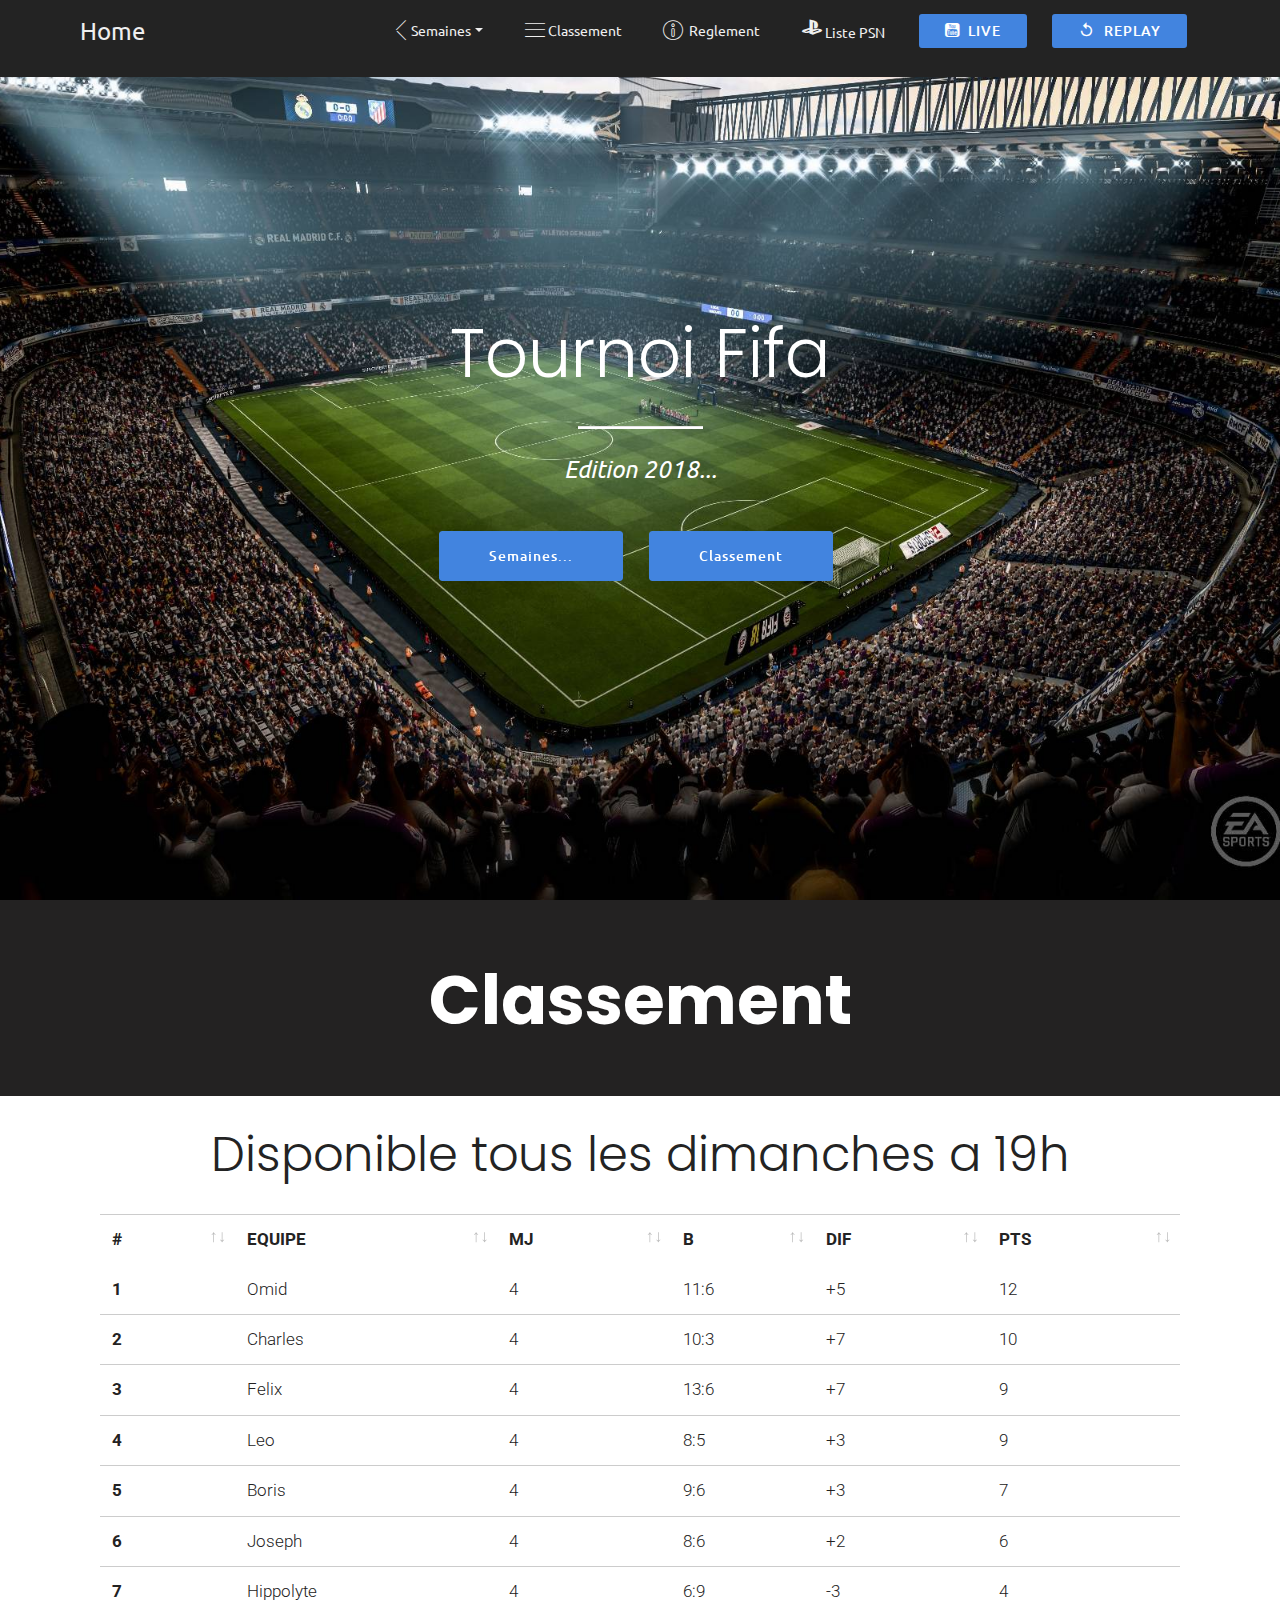
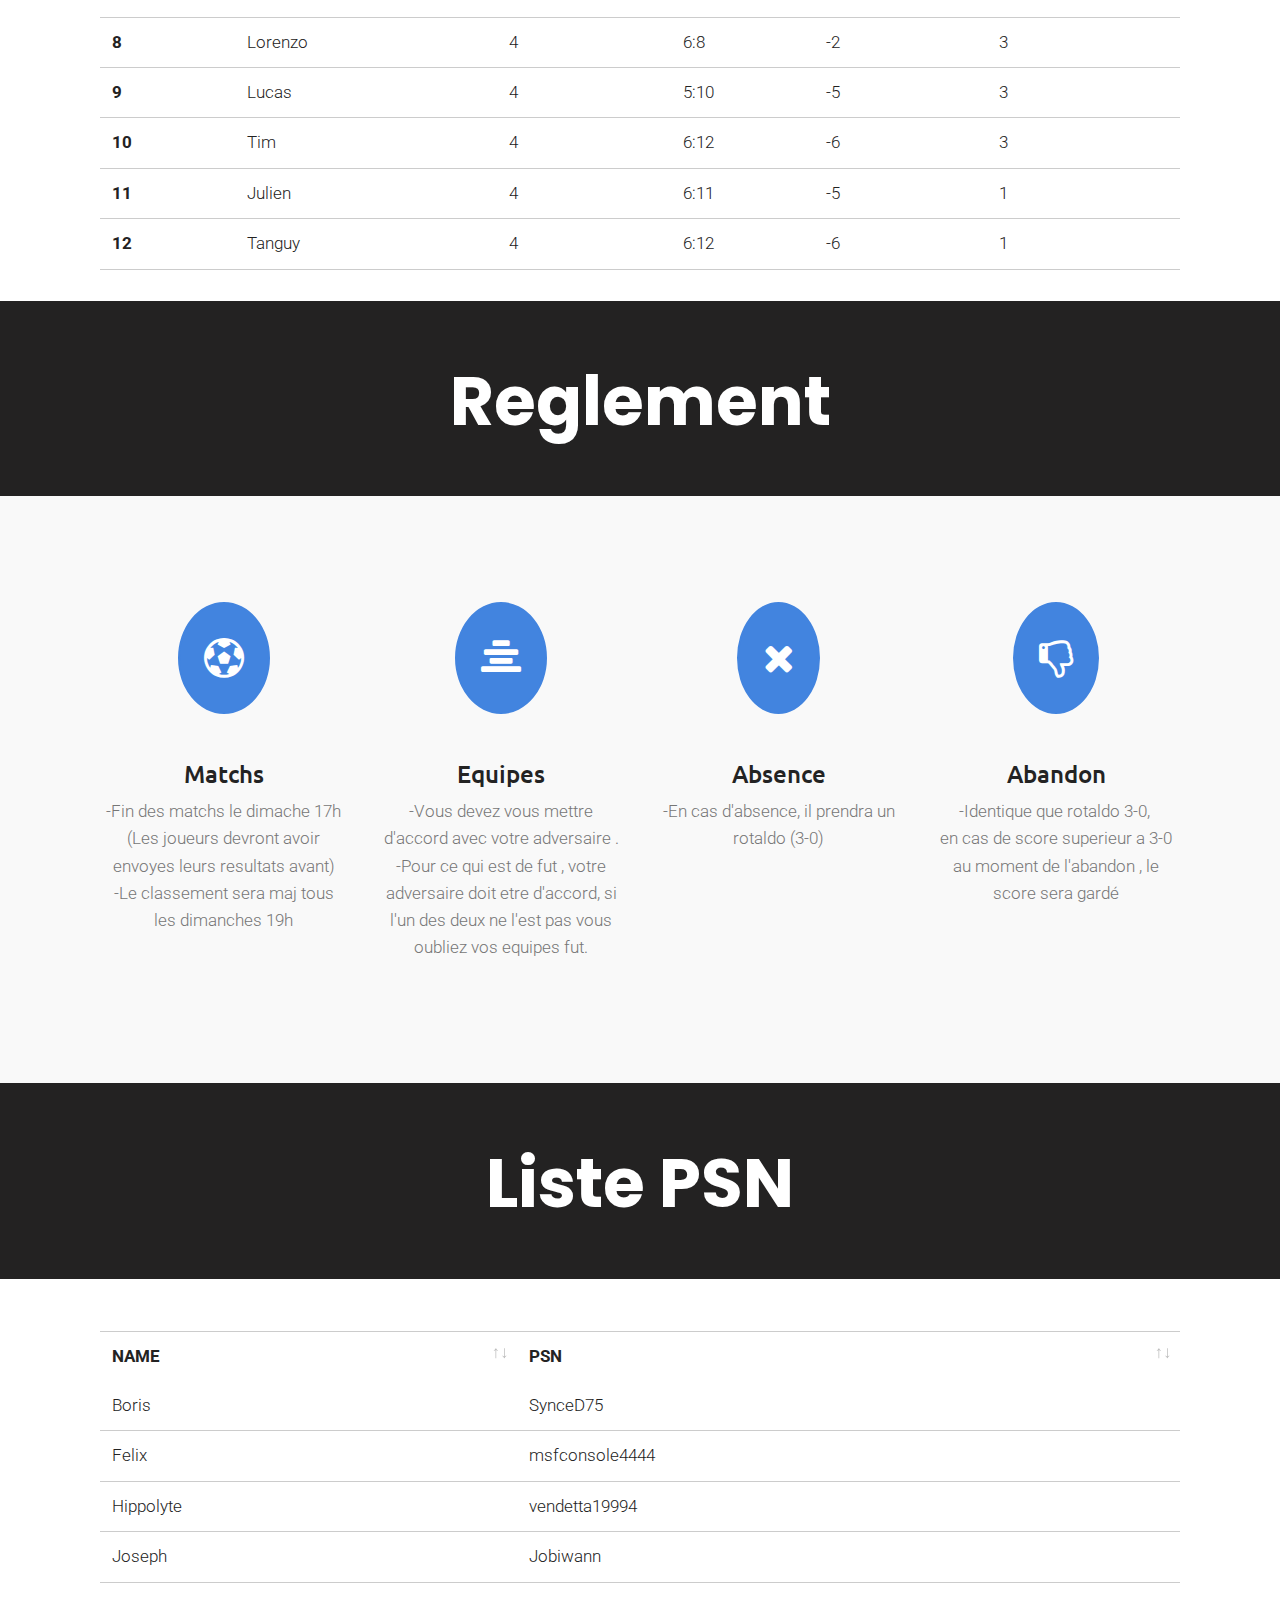
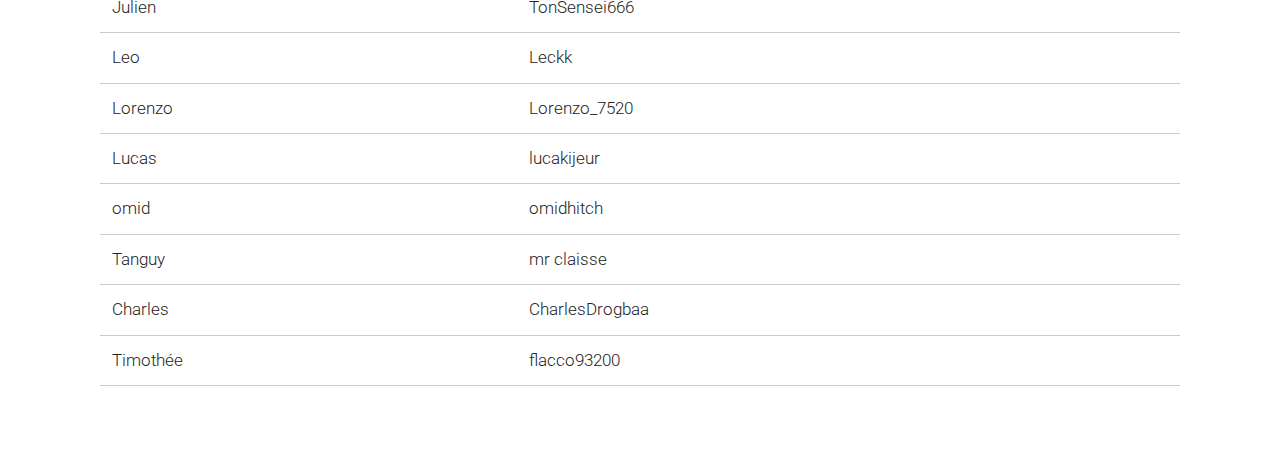
<file: index.html>
<!DOCTYPE html>
<html>
<head>
  <!-- Site made with Mobirise Website Builder v4.3.2, https://mobirise.com -->
  <meta charset="UTF-8">
  <meta http-equiv="X-UA-Compatible" content="IE=edge">
  <meta name="generator" content="Mobirise v4.3.2, mobirise.com">
  <meta name="viewport" content="width=device-width, initial-scale=1">
  <link rel="shortcut icon" href="assets/images/favicon-16x16.png" type="image/x-icon">
  <meta name="description" content="">
  <title>Home</title>
  <link rel="stylesheet" href="assets/bootstrap-material-design-font/css/material.css">
  <link rel="stylesheet" href="assets/font-awesome/css/font-awesome.css">
  <link rel="stylesheet" href="assets/web/assets/mobirise-icons/mobirise-icons.css">
  <link rel="stylesheet" href="https://fonts.googleapis.com/css?family=Poppins:300,400,500,600,700">
  <link rel="stylesheet" href="assets/tether/tether.min.css">
  <link rel="stylesheet" href="assets/bootstrap/css/bootstrap.min.css">
  <link rel="stylesheet" href="assets/bootstrap/css/bootstrap-reboot.min.css">
  <link rel="stylesheet" href="assets/bootstrap/css/bootstrap-grid.min.css">
  <link rel="stylesheet" href="assets/data-tables/data-tables.bootstrap4.min.css">
  <link rel="stylesheet" href="assets/socicon/css/styles.css">
  <link rel="stylesheet" href="assets/dropdown/css/style.css">
  <link rel="stylesheet" href="assets/theme/css/style.css">
  <link rel="stylesheet" href="assets/mobirise/css/mbr-additional.css" type="text/css">
  
  
  
</head>
<body>
<section class="menu cid-qzyrlCdPh3" once="menu" id="menu1-0" data-rv-view="2099">

    

    <nav class="navbar navbar-dropdown beta-menu align-items-center navbar-fixed-top navbar-toggleable-sm">
        
        <div class="menu-bottom">

            <div class="menu-logo">
                <div class="navbar-brand">
                
                <span class="navbar-caption-wrap"><a href="index.html" class="brand-link mbr-white text-danger display-5">Home</a></span>
                </div>
                <button class="navbar-toggler navbar-toggler-right" type="button" data-toggle="collapse" data-target="#navbarSupportedContent" aria-controls="navbarSupportedContent" aria-expanded="false" aria-label="Toggle navigation">
                    <div class="hamburger">
                        <span></span>
                        <span></span>
                        <span></span>
                        <span></span>
                    </div>
                </button>
            </div>
            <div class="collapse navbar-collapse" id="navbarSupportedContent">
                <ul class="navbar-nav nav-dropdown js-float-line" data-app-modern-menu="true"><li class="nav-item dropdown open">
                        <a class="nav-link link mbr-white dropdown-toggle text-danger display-4" href="page1.html" data-toggle="dropdown-submenu" aria-expanded="true"><span class="mbri-arrow-prev mbr-iconfont mbr-iconfont-btn"></span>Semaines</a><div class="dropdown-menu"><a class="mbr-white dropdown-item text-danger display-4" href="page1.html">Semaine 1</a><a class="mbr-white dropdown-item text-danger display-4" href="page1.html#header9-l">Semaine 2</a><a class="mbr-white dropdown-item text-danger display-4" href="page1.html#header9-u">Semaine 3</a><a class="mbr-white dropdown-item text-danger display-4" href="page1.html#header9-w">Semaine 4</a><a class="mbr-white dropdown-item text-danger display-4" href="page1.html">Semaine 5</a></div>
                    </li>
                    <li class="nav-item">
                        <a class="nav-link link mbr-white text-danger display-4" href="index.html#header9-b"><span class="mbri-menu mbr-iconfont mbr-iconfont-btn"></span>&nbsp;Classement</a>
                    </li><li class="nav-item"><a class="nav-link link mbr-white text-danger display-4" href="index.html#header9-d">
                           <span class="mbri-info mbr-iconfont mbr-iconfont-btn"></span>&nbsp; Reglement</a></li><li class="nav-item"><a class="nav-link link mbr-white text-danger display-4" href="index.html#header9-f"><span class="socicon socicon-playstation mbr-iconfont mbr-iconfont-btn"></span>&nbsp;Liste PSN</a></li></ul>
                <div class="navbar-buttons mbr-section-btn"><a class="btn btn-sm btn-primary display-4" href="page2.html"><span class="fa fa-youtube-square mbr-iconfont mbr-iconfont-btn"></span>LIVE</a> <a class="btn btn-sm btn-primary display-4" href="page3.html"><span class="mdi-av-replay mbr-iconfont mbr-iconfont-btn"></span>REPLAY</a></div>
            </div>
        </div>
    </nav>
</section>

<section class="header4 cid-qzyyh9RCqc mbr-fullscreen" id="header4-a" data-rv-view="2101">

    

    

    <div class="container align-center">
        <div class="row justify-content-center">
            <div class="media-container-column mbr-white col-md-10 offset-md-1">
            <h1 class="mbr-section-title pb-3 mbr-fonts-style display-1">Tournoi Fifa</h1>
            <hr class="separator mb-4">
            <h3 class="mbr-section-subtitle align-center mbr-light pb-3 mbr-fonts-style display-5"><em>Edition 2018...</em></h3>
            
            
            <div class="mbr-section-btn pt-3"><a class="btn btn-md btn-primary btn-bgr display-4" href="page1.html">Semaines...</a> <a class="btn btn-md btn-primary btn-bgr display-4" href="index.html#header9-b">Classement</a></div>
        </div>
        </div>
    </div>
    
</section>

<section class="header9 cid-qzyzkCjKeL" id="header9-b" data-rv-view="2104">

    

    

    <div class="container">
        <div class="row justify-content-center">
            <div class="media-container-column mbr-white col-md-10 offset-md-1">
            
            <h1 class="mbr-section-title align-center pb-3 mbr-fonts-style display-1"><strong>Classement</strong></h1>
        </div>
        </div>
    </div>

    
</section>

<section class="section-table cid-qzyzAgAHEV" id="table1-c" data-rv-view="2107">

  
  
  <div class="container container-table">
      <h2 class="mbr-section-title mbr-fonts-style align-center pb-3 display-2">Disponible tous les dimanches a 19h</h2>
      
      <div class="table-wrapper">
        <div class="container scroll">
          <table class="table" cellspacing="0">
            <thead>
              <tr class="table-heads ">
                  
                  
                  
                  
              <th class="head-item mbr-fonts-style display-7"><strong>
                      #</strong></th><th class="head-item mbr-fonts-style display-7"><strong>EQUIPE</strong></th><th class="head-item mbr-fonts-style display-7"><strong>MJ</strong></th><th class="head-item mbr-fonts-style display-7"><strong>B</strong></th><th class="head-item mbr-fonts-style display-7"><strong>DIF</strong></th><th class="head-item mbr-fonts-style display-7"><strong>PTS</strong></th></tr>
            </thead>
            <tbody>
              
              
              
              
            <tr> 
                
                
                
                
              <td class="body-item mbr-fonts-style display-7"><strong>1</strong></td><td class="body-item mbr-fonts-style display-7">Omid</td><td class="body-item mbr-fonts-style display-7">4</td><td class="body-item mbr-fonts-style display-7">11:6</td><td class="body-item mbr-fonts-style display-7">+5</td><td class="body-item mbr-fonts-style display-7">12</td></tr><tr>
                
                
                
                
              <td class="body-item mbr-fonts-style display-7"><strong>2</strong></td><td class="body-item mbr-fonts-style display-7">Charles</td><td class="body-item mbr-fonts-style display-7">4</td><td class="body-item mbr-fonts-style display-7">10:3</td><td class="body-item mbr-fonts-style display-7">+7</td><td class="body-item mbr-fonts-style display-7">10</td></tr><tr>
                
                
                
                
              <td class="body-item mbr-fonts-style display-7"><strong>3</strong></td><td class="body-item mbr-fonts-style display-7">Felix</td><td class="body-item mbr-fonts-style display-7">4</td><td class="body-item mbr-fonts-style display-7">13:6</td><td class="body-item mbr-fonts-style display-7">+7</td><td class="body-item mbr-fonts-style display-7">9</td></tr><tr>
                
                
                
                
              <td class="body-item mbr-fonts-style display-7"><strong>4</strong></td><td class="body-item mbr-fonts-style display-7">Leo</td><td class="body-item mbr-fonts-style display-7">4</td><td class="body-item mbr-fonts-style display-7">8:5</td><td class="body-item mbr-fonts-style display-7">+3</td><td class="body-item mbr-fonts-style display-7">9</td></tr><tr>
                
                
                
                
              <td class="body-item mbr-fonts-style display-7"><strong>5</strong></td><td class="body-item mbr-fonts-style display-7">Boris</td><td class="body-item mbr-fonts-style display-7">4</td><td class="body-item mbr-fonts-style display-7">9:6</td><td class="body-item mbr-fonts-style display-7">+3</td><td class="body-item mbr-fonts-style display-7">7</td></tr><tr>
                
                
                
                
              <td class="body-item mbr-fonts-style display-7"><strong>6</strong></td><td class="body-item mbr-fonts-style display-7">Joseph</td><td class="body-item mbr-fonts-style display-7">4</td><td class="body-item mbr-fonts-style display-7">8:6</td><td class="body-item mbr-fonts-style display-7">+2</td><td class="body-item mbr-fonts-style display-7">6</td></tr><tr>
                
                
                
                
              <td class="body-item mbr-fonts-style display-7"><strong>7</strong></td><td class="body-item mbr-fonts-style display-7">Hippolyte</td><td class="body-item mbr-fonts-style display-7">4</td><td class="body-item mbr-fonts-style display-7">6:9</td><td class="body-item mbr-fonts-style display-7">-3</td><td class="body-item mbr-fonts-style display-7">4</td></tr><tr>
                
                
                
                
              <td class="body-item mbr-fonts-style display-7"><strong>8</strong></td><td class="body-item mbr-fonts-style display-7">Lorenzo</td><td class="body-item mbr-fonts-style display-7">4</td><td class="body-item mbr-fonts-style display-7">6:8</td><td class="body-item mbr-fonts-style display-7">-2</td><td class="body-item mbr-fonts-style display-7">3</td></tr><tr>
                
                
                
                
              <td class="body-item mbr-fonts-style display-7"><strong>9</strong></td><td class="body-item mbr-fonts-style display-7">Lucas</td><td class="body-item mbr-fonts-style display-7">4</td><td class="body-item mbr-fonts-style display-7">5:10</td><td class="body-item mbr-fonts-style display-7">-5</td><td class="body-item mbr-fonts-style display-7">3</td></tr><tr>
                
                
                
                
              <td class="body-item mbr-fonts-style display-7"><strong>10</strong></td><td class="body-item mbr-fonts-style display-7">Tim</td><td class="body-item mbr-fonts-style display-7">4</td><td class="body-item mbr-fonts-style display-7">6:12</td><td class="body-item mbr-fonts-style display-7">-6</td><td class="body-item mbr-fonts-style display-7">3</td></tr><tr>
                
                
                
                
              <td class="body-item mbr-fonts-style display-7"><strong>11</strong></td><td class="body-item mbr-fonts-style display-7">Julien</td><td class="body-item mbr-fonts-style display-7">4</td><td class="body-item mbr-fonts-style display-7">6:11</td><td class="body-item mbr-fonts-style display-7">-5</td><td class="body-item mbr-fonts-style display-7">1</td></tr><tr>
                
                
                
                
              <td class="body-item mbr-fonts-style display-7"><strong>12</strong></td><td class="body-item mbr-fonts-style display-7">Tanguy</td><td class="body-item mbr-fonts-style display-7">4</td><td class="body-item mbr-fonts-style display-7">6:12</td><td class="body-item mbr-fonts-style display-7">-6</td><td class="body-item mbr-fonts-style display-7">1</td></tr></tbody>
          </table>
        </div>
      </div>
    </div>
</section>

<section class="header9 cid-qzyB6uMl3B" id="header9-d" data-rv-view="2304">

    

    

    <div class="container">
        <div class="row justify-content-center">
            <div class="media-container-column mbr-white col-md-10 offset-md-1">
            
            <h1 class="mbr-section-title align-center pb-3 mbr-fonts-style display-1"><strong>Reglement</strong></h1>
        </div>
        </div>
    </div>

    
</section>

<section class="features2 cid-qzyBGo6fEb" id="features2-e" data-rv-view="2307">
    
    

    
    <div class="container">
        <div class="media-container-row">

            <div class="card p-3 col-12 col-md-6 col-lg-3">
                <div class="card-img pb-5">
                    <span class="mbr-iconfont fa-soccer-ball-o fa" media-simple="true"></span>
                </div>
                <div class="card-box">
                    <h4 class="card-title mbr-fonts-style display-5">Matchs</h4>
                    <p class="mbr-text mbr-fonts-style display-7">-Fin des matchs le dimache 17h (Les joueurs devront avoir envoyes leurs resultats avant)<br>-Le classement sera maj tous les dimanches 19h</p>
                </div>
            </div>

            <div class="card p-3 col-12 col-md-6 col-lg-3">
                <div class="card-img pb-5">
                    <span class="mbr-iconfont fa-align-center fa" media-simple="true"></span>
                </div>
                <div class="card-box">
                    <h4 class="card-title mbr-fonts-style display-5">Equipes</h4>
                    <p class="mbr-text mbr-fonts-style display-7">-Vous devez vous mettre d'accord avec votre adversaire .<br>-Pour ce qui est de fut , votre adversaire doit etre d'accord, si l'un des deux ne l'est pas vous oubliez vos equipes fut.</p>
                </div>
            </div>

            <div class="card p-3 col-12 col-md-6 col-lg-3">
                <div class="card-img pb-5">
                    <span class="mbr-iconfont fa-remove fa" media-simple="true"></span>
                </div>
                <div class="card-box">
                    <h4 class="card-title mbr-fonts-style display-5">Absence</h4>
                    <p class="mbr-text mbr-fonts-style display-7">-En cas d'absence, il prendra un rotaldo (3-0)</p>
                </div>
            </div>

            <div class="card p-3 col-12 col-md-6 col-lg-3">
                <div class="card-img pb-5">
                    <span class="mbr-iconfont fa-thumbs-o-down fa" media-simple="true"></span>
                </div>
                <div class="card-box">
                    <h4 class="card-title mbr-fonts-style display-5">Abandon</h4>
                    <p class="mbr-text mbr-fonts-style display-7">-Identique que rotaldo 3-0,&nbsp;<br>en cas de score superieur a 3-0 au moment de l'abandon , le score sera gardé</p>
                </div>
            </div>

            

            

        </div>
    </div>
</section>

<section class="header9 cid-qzyDT2GJyM" id="header9-f" data-rv-view="2310">

    

    

    <div class="container">
        <div class="row justify-content-center">
            <div class="media-container-column mbr-white col-md-10 offset-md-1">
            
            <h1 class="mbr-section-title align-center pb-3 mbr-fonts-style display-1"><strong>Liste PSN</strong></h1>
        </div>
        </div>
    </div>

    
</section>

<section class="section-table cid-qzyEa3Dv0P" id="table1-h" data-rv-view="2313">

  
  
  <div class="container container-table">
      
      
      <div class="table-wrapper">
        <div class="container scroll">
          <table class="table" cellspacing="0">
            <thead>
              <tr class="table-heads ">
                  
                  
                  
                  
              <th class="head-item mbr-fonts-style display-7"><strong>
                      NAME</strong></th><th class="head-item mbr-fonts-style display-7"><strong>
                      PSN</strong></th></tr>
            </thead>
            <tbody>
              
              
              
              
            <tr> 
                
                
                
                
              <td class="body-item mbr-fonts-style display-7">Boris</td><td class="body-item mbr-fonts-style display-7">SynceD75</td></tr><tr>
                
                
                
                
              <td class="body-item mbr-fonts-style display-7">Felix</td><td class="body-item mbr-fonts-style display-7">msfconsole4444</td></tr><tr>
                
                
                
                
              <td class="body-item mbr-fonts-style display-7">Hippolyte</td><td class="body-item mbr-fonts-style display-7">vendetta19994</td></tr><tr>
                
                
                
                
              <td class="body-item mbr-fonts-style display-7">Joseph</td><td class="body-item mbr-fonts-style display-7">Jobiwann</td></tr><tr>
                
                
                
                
              <td class="body-item mbr-fonts-style display-7">Julien</td><td class="body-item mbr-fonts-style display-7">TonSensei666</td></tr><tr>
                
                
                
                
              <td class="body-item mbr-fonts-style display-7">Leo</td><td class="body-item mbr-fonts-style display-7">Leckk</td></tr><tr>
                
                
                
                
              <td class="body-item mbr-fonts-style display-7">Lorenzo</td><td class="body-item mbr-fonts-style display-7">Lorenzo_7520</td></tr><tr>
                
                
                
                
              <td class="body-item mbr-fonts-style display-7">Lucas</td><td class="body-item mbr-fonts-style display-7">lucakijeur</td></tr><tr>
                
                
                
                
              <td class="body-item mbr-fonts-style display-7">omid</td><td class="body-item mbr-fonts-style display-7">omidhitch</td></tr><tr>
                
                
                
                
              <td class="body-item mbr-fonts-style display-7">Tanguy</td><td class="body-item mbr-fonts-style display-7">mr claisse</td></tr><tr>
                
                
                
                
              <td class="body-item mbr-fonts-style display-7">Charles</td><td class="body-item mbr-fonts-style display-7">CharlesDrogbaa</td></tr><tr>
                
                
                
                
              <td class="body-item mbr-fonts-style display-7">Timothée</td><td class="body-item mbr-fonts-style display-7">flacco93200</td></tr></tbody>
          </table>
        </div>
      </div>
    </div>
</section>


  <script src="assets/web/assets/jquery/jquery.min.js"></script>
  <script src="assets/tether/tether.min.js"></script>
  <script src="assets/popper/popper.min.js"></script>
  <script src="assets/bootstrap/js/bootstrap.min.js"></script>
  <script src="assets/smooth-scroll/smooth-scroll.js"></script>
  <script src="assets/touch-swipe/jquery.touch-swipe.min.js"></script>
  <script src="assets/data-tables/jquery.data-tables.min.js"></script>
  <script src="assets/data-tables/data-tables.bootstrap4.min.js"></script>
  <script src="assets/dropdown/js/script.min.js"></script>
  <script src="assets/theme/js/script.js"></script>
  
  
</body>
</html>
</file>
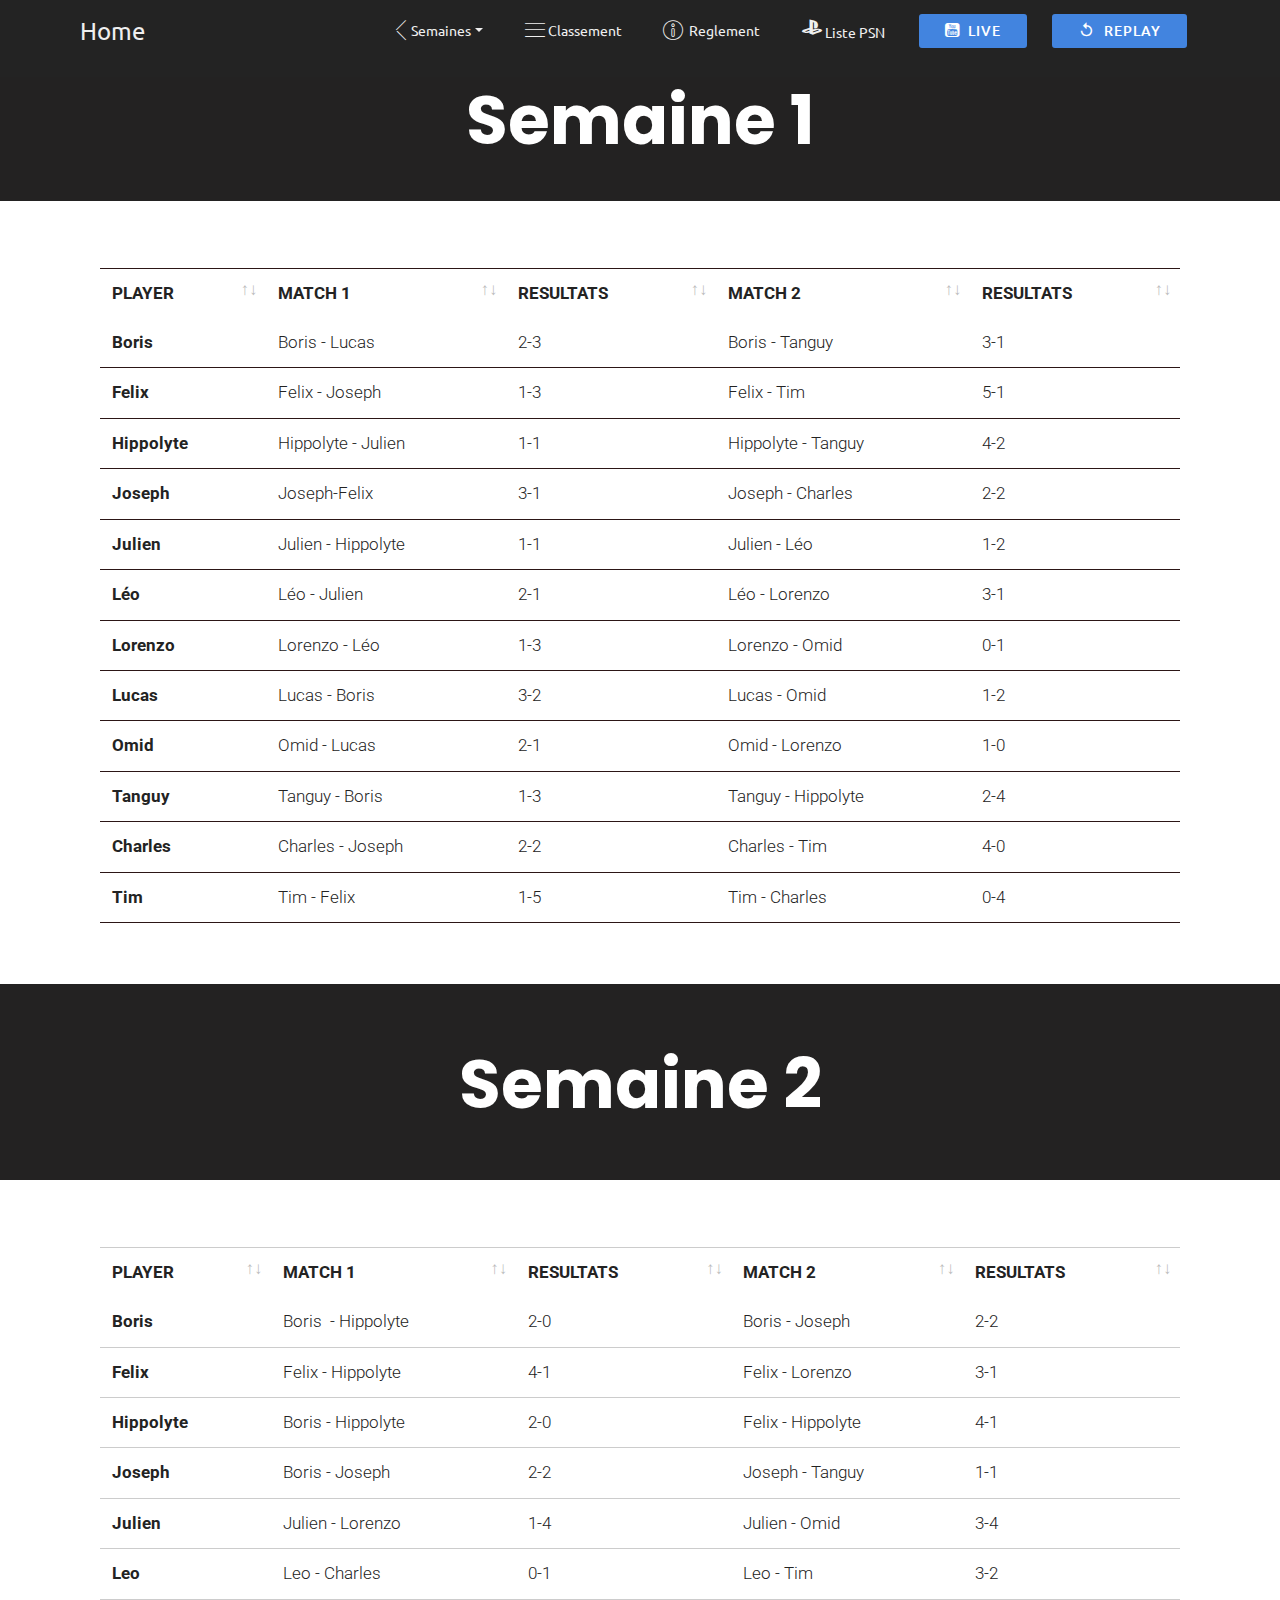
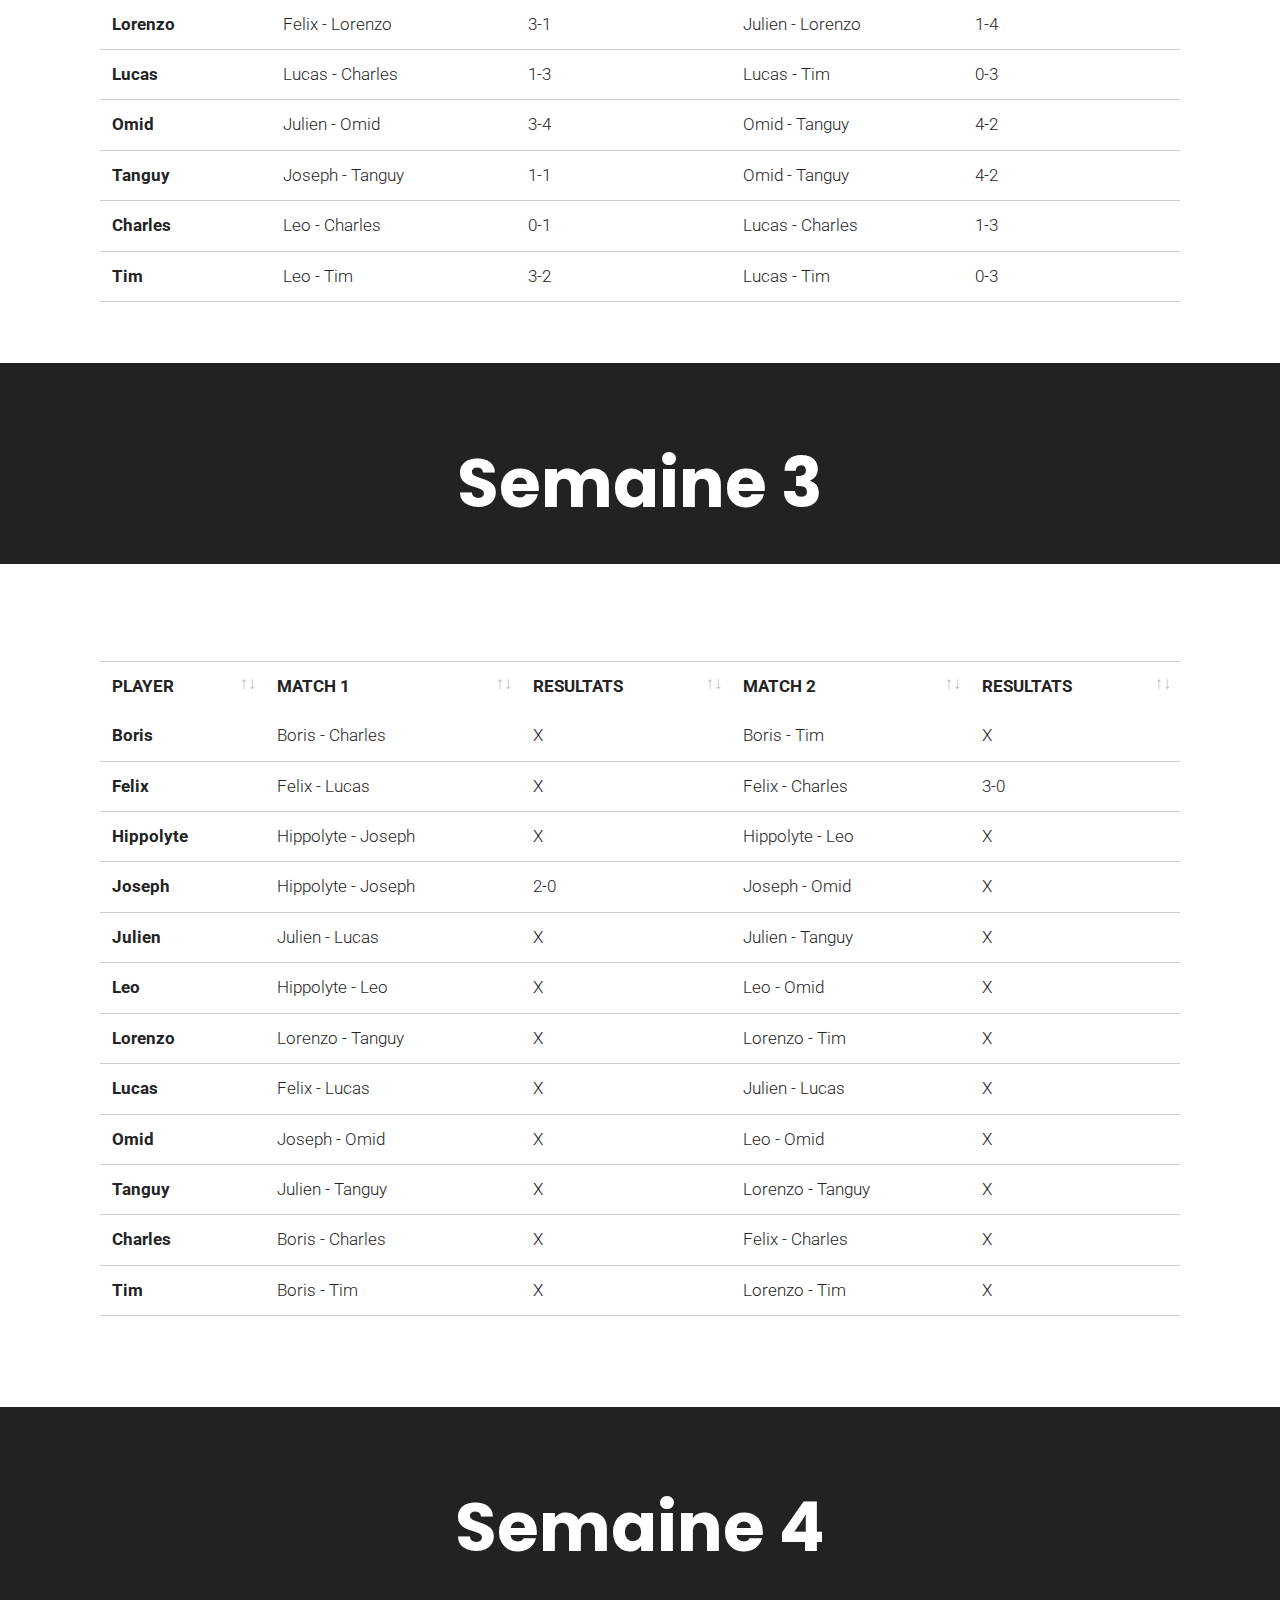
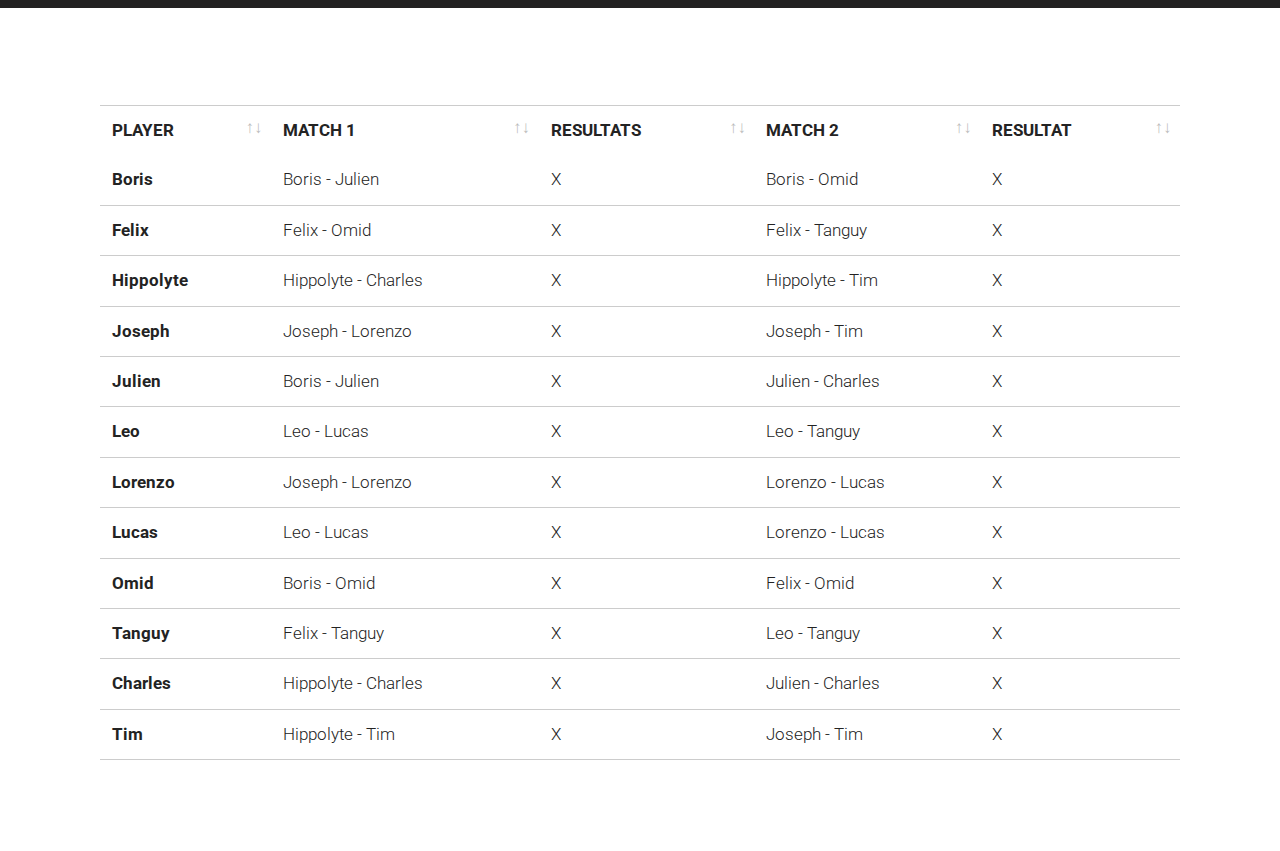
<file: page1.html>
<!DOCTYPE html>
<html>
<head>
  <!-- Site made with Mobirise Website Builder v4.3.2, https://mobirise.com -->
  <meta charset="UTF-8">
  <meta http-equiv="X-UA-Compatible" content="IE=edge">
  <meta name="generator" content="Mobirise v4.3.2, mobirise.com">
  <meta name="viewport" content="width=device-width, initial-scale=1">
  <link rel="shortcut icon" href="assets/images/favicon-16x16.png" type="image/x-icon">
  <meta name="description" content="">
  <title>Semaines</title>
  <link rel="stylesheet" href="assets/bootstrap-material-design-font/css/material.css">
  <link rel="stylesheet" href="assets/font-awesome/css/font-awesome.css">
  <link rel="stylesheet" href="assets/web/assets/mobirise-icons/mobirise-icons.css">
  <link rel="stylesheet" href="https://fonts.googleapis.com/css?family=Poppins:300,400,500,600,700">
  <link rel="stylesheet" href="assets/tether/tether.min.css">
  <link rel="stylesheet" href="assets/bootstrap/css/bootstrap.min.css">
  <link rel="stylesheet" href="assets/bootstrap/css/bootstrap-reboot.min.css">
  <link rel="stylesheet" href="assets/bootstrap/css/bootstrap-grid.min.css">
  <link rel="stylesheet" href="assets/data-tables/data-tables.bootstrap4.min.css">
  <link rel="stylesheet" href="assets/socicon/css/styles.css">
  <link rel="stylesheet" href="assets/dropdown/css/style.css">
  <link rel="stylesheet" href="assets/theme/css/style.css">
  <link rel="stylesheet" href="assets/mobirise/css/mbr-additional.css" type="text/css">
  
  
  
</head>
<body>
<section class="menu cid-qzyrlCdPh3" once="menu" id="menu1-1" data-rv-view="2406">

    

    <nav class="navbar navbar-dropdown beta-menu align-items-center navbar-fixed-top navbar-toggleable-sm">
        
        <div class="menu-bottom">

            <div class="menu-logo">
                <div class="navbar-brand">
                
                <span class="navbar-caption-wrap"><a href="index.html" class="brand-link mbr-white text-danger display-5">Home</a></span>
                </div>
                <button class="navbar-toggler navbar-toggler-right" type="button" data-toggle="collapse" data-target="#navbarSupportedContent" aria-controls="navbarSupportedContent" aria-expanded="false" aria-label="Toggle navigation">
                    <div class="hamburger">
                        <span></span>
                        <span></span>
                        <span></span>
                        <span></span>
                    </div>
                </button>
            </div>
            <div class="collapse navbar-collapse" id="navbarSupportedContent">
                <ul class="navbar-nav nav-dropdown js-float-line" data-app-modern-menu="true"><li class="nav-item dropdown open">
                        <a class="nav-link link mbr-white dropdown-toggle text-danger display-4" href="page1.html" data-toggle="dropdown-submenu" aria-expanded="true"><span class="mbri-arrow-prev mbr-iconfont mbr-iconfont-btn"></span>Semaines</a><div class="dropdown-menu"><a class="mbr-white dropdown-item text-danger display-4" href="page1.html">Semaine 1</a><a class="mbr-white dropdown-item text-danger display-4" href="page1.html#header9-l">Semaine 2</a><a class="mbr-white dropdown-item text-danger display-4" href="page1.html#header9-u">Semaine 3</a><a class="mbr-white dropdown-item text-danger display-4" href="page1.html#header9-w">Semaine 4</a><a class="mbr-white dropdown-item text-danger display-4" href="page1.html">Semaine 5</a></div>
                    </li>
                    <li class="nav-item">
                        <a class="nav-link link mbr-white text-danger display-4" href="index.html#header9-b"><span class="mbri-menu mbr-iconfont mbr-iconfont-btn"></span>&nbsp;Classement</a>
                    </li><li class="nav-item"><a class="nav-link link mbr-white text-danger display-4" href="index.html#header9-d">
                           <span class="mbri-info mbr-iconfont mbr-iconfont-btn"></span>&nbsp; Reglement</a></li><li class="nav-item"><a class="nav-link link mbr-white text-danger display-4" href="index.html#header9-f"><span class="socicon socicon-playstation mbr-iconfont mbr-iconfont-btn"></span>&nbsp;Liste PSN</a></li></ul>
                <div class="navbar-buttons mbr-section-btn"><a class="btn btn-sm btn-primary display-4" href="page2.html"><span class="fa fa-youtube-square mbr-iconfont mbr-iconfont-btn"></span>LIVE</a> <a class="btn btn-sm btn-primary display-4" href="page3.html"><span class="mdi-av-replay mbr-iconfont mbr-iconfont-btn"></span>REPLAY</a></div>
            </div>
        </div>
    </nav>
</section>

<section class="header9 cid-qzyFUTPhzN" id="header9-i" data-rv-view="2408">

    

    

    <div class="container">
        <div class="row justify-content-center">
            <div class="media-container-column mbr-white col-md-10 offset-md-1">
            
            <h1 class="mbr-section-title align-center pb-3 mbr-fonts-style display-1"><strong>Semaine 1</strong></h1>
        </div>
        </div>
    </div>

    
</section>

<section class="section-table cid-qzyGmPdTnB" id="table1-j" data-rv-view="2411">

  
  
  <div class="container container-table">
      
      
      <div class="table-wrapper">
        <div class="container scroll">
          <table class="table" cellspacing="0">
            <thead>
              <tr class="table-heads ">
                  
                  
                  
                  
              <th class="head-item mbr-fonts-style display-7"><strong>PLAYER</strong></th><th class="head-item mbr-fonts-style display-7"><strong>MATCH 1</strong></th><th class="head-item mbr-fonts-style display-7"><strong>RESULTATS</strong></th><th class="head-item mbr-fonts-style display-7"><strong>MATCH 2</strong></th><th class="head-item mbr-fonts-style display-7"><strong>RESULTATS</strong></th></tr>
            </thead>
            <tbody>
              
              
              
              
            <tr> 
                
                
                
                
              <td class="body-item mbr-fonts-style display-7"><strong>Boris</strong></td><td class="body-item mbr-fonts-style display-7">Boris - Lucas</td><td class="body-item mbr-fonts-style display-7">2-3</td><td class="body-item mbr-fonts-style display-7">Boris - Tanguy</td><td class="body-item mbr-fonts-style display-7">3-1</td></tr><tr>
                
                
                
                
              <td class="body-item mbr-fonts-style display-7"><strong>Felix</strong></td><td class="body-item mbr-fonts-style display-7">Felix - Joseph</td><td class="body-item mbr-fonts-style display-7">1-3</td><td class="body-item mbr-fonts-style display-7">Felix - Tim</td><td class="body-item mbr-fonts-style display-7">5-1</td></tr><tr>
                
                
                
                
              <td class="body-item mbr-fonts-style display-7"><strong>Hippolyte</strong></td><td class="body-item mbr-fonts-style display-7">Hippolyte - Julien</td><td class="body-item mbr-fonts-style display-7">1-1</td><td class="body-item mbr-fonts-style display-7">Hippolyte - Tanguy</td><td class="body-item mbr-fonts-style display-7">4-2</td></tr><tr>
                
                
                
                
              <td class="body-item mbr-fonts-style display-7"><strong>Joseph</strong></td><td class="body-item mbr-fonts-style display-7">Joseph-Felix</td><td class="body-item mbr-fonts-style display-7">3-1</td><td class="body-item mbr-fonts-style display-7">Joseph - Charles</td><td class="body-item mbr-fonts-style display-7">2-2</td></tr><tr>
                
                
                
                
              <td class="body-item mbr-fonts-style display-7"><strong>Julien</strong></td><td class="body-item mbr-fonts-style display-7">Julien - Hippolyte</td><td class="body-item mbr-fonts-style display-7">1-1</td><td class="body-item mbr-fonts-style display-7">Julien - Léo</td><td class="body-item mbr-fonts-style display-7">1-2</td></tr><tr>
                
                
                
                
              <td class="body-item mbr-fonts-style display-7"><strong>Léo</strong></td><td class="body-item mbr-fonts-style display-7">Léo - Julien</td><td class="body-item mbr-fonts-style display-7">2-1</td><td class="body-item mbr-fonts-style display-7">Léo - Lorenzo</td><td class="body-item mbr-fonts-style display-7">3-1</td></tr><tr>
                
                
                
                
              <td class="body-item mbr-fonts-style display-7"><strong>Lorenzo</strong></td><td class="body-item mbr-fonts-style display-7">Lorenzo - Léo</td><td class="body-item mbr-fonts-style display-7">1-3</td><td class="body-item mbr-fonts-style display-7">Lorenzo - Omid</td><td class="body-item mbr-fonts-style display-7">0-1</td></tr><tr>
                
                
                
                
              <td class="body-item mbr-fonts-style display-7"><strong>Lucas</strong></td><td class="body-item mbr-fonts-style display-7">Lucas - Boris</td><td class="body-item mbr-fonts-style display-7">3-2</td><td class="body-item mbr-fonts-style display-7">Lucas - Omid</td><td class="body-item mbr-fonts-style display-7">1-2</td></tr><tr>
                
                
                
                
              <td class="body-item mbr-fonts-style display-7"><strong>Omid</strong></td><td class="body-item mbr-fonts-style display-7">Omid - Lucas</td><td class="body-item mbr-fonts-style display-7">2-1</td><td class="body-item mbr-fonts-style display-7">Omid - Lorenzo</td><td class="body-item mbr-fonts-style display-7">1-0</td></tr><tr>
                
                
                
                
              <td class="body-item mbr-fonts-style display-7"><strong>Tanguy</strong></td><td class="body-item mbr-fonts-style display-7">Tanguy - Boris</td><td class="body-item mbr-fonts-style display-7">1-3</td><td class="body-item mbr-fonts-style display-7">Tanguy - Hippolyte</td><td class="body-item mbr-fonts-style display-7">2-4</td></tr><tr>
                
                
                
                
              <td class="body-item mbr-fonts-style display-7"><strong>Charles</strong></td><td class="body-item mbr-fonts-style display-7">Charles - Joseph</td><td class="body-item mbr-fonts-style display-7">2-2</td><td class="body-item mbr-fonts-style display-7">Charles - Tim</td><td class="body-item mbr-fonts-style display-7">4-0</td></tr><tr>
                
                
                
                
              <td class="body-item mbr-fonts-style display-7"><strong>Tim</strong></td><td class="body-item mbr-fonts-style display-7">Tim - Felix</td><td class="body-item mbr-fonts-style display-7">1-5</td><td class="body-item mbr-fonts-style display-7">Tim - Charles</td><td class="body-item mbr-fonts-style display-7">0-4</td></tr></tbody>
          </table>
        </div>
      </div>
    </div>
</section>

<section class="header9 cid-qzyIgZGz6w" id="header9-l" data-rv-view="2582">

    

    

    <div class="container">
        <div class="row justify-content-center">
            <div class="media-container-column mbr-white col-md-10 offset-md-1">
            
            <h1 class="mbr-section-title align-center pb-3 mbr-fonts-style display-1"><strong>Semaine 2</strong></h1>
        </div>
        </div>
    </div>

    
</section>

<section class="section-table cid-qA7ICwj00l" id="table1-t" data-rv-view="2585">

  
  
  <div class="container container-table">
      
      
      <div class="table-wrapper">
        <div class="container scroll">
          <table class="table" cellspacing="0">
            <thead>
              <tr class="table-heads ">
                  
                  
                  
                  
              <th class="head-item mbr-fonts-style display-7"><strong>
                      PLAYER</strong></th><th class="head-item mbr-fonts-style display-7"><strong>
                      MATCH 1</strong></th><th class="head-item mbr-fonts-style display-7"><strong>RESULTATS</strong></th><th class="head-item mbr-fonts-style display-7"><strong>
                      MATCH 2</strong></th><th class="head-item mbr-fonts-style display-7"><strong>
                      RESULTATS</strong></th></tr>
            </thead>
            <tbody>
              
              
              
              
            <tr> 
                
                
                
                
              <td class="body-item mbr-fonts-style display-7"><strong>Boris</strong></td><td class="body-item mbr-fonts-style display-7">Boris &nbsp;- Hippolyte</td><td class="body-item mbr-fonts-style display-7">2-0</td><td class="body-item mbr-fonts-style display-7">Boris - Joseph</td><td class="body-item mbr-fonts-style display-7">2-2</td></tr><tr>
                
                
                
                
              <td class="body-item mbr-fonts-style display-7"><strong>Felix</strong></td><td class="body-item mbr-fonts-style display-7">Felix - Hippolyte</td><td class="body-item mbr-fonts-style display-7">4-1</td><td class="body-item mbr-fonts-style display-7">Felix - Lorenzo</td><td class="body-item mbr-fonts-style display-7">3-1</td></tr><tr>
                
                
                
                
              <td class="body-item mbr-fonts-style display-7"><strong>Hippolyte</strong></td><td class="body-item mbr-fonts-style display-7">Boris - Hippolyte</td><td class="body-item mbr-fonts-style display-7">2-0</td><td class="body-item mbr-fonts-style display-7">Felix - Hippolyte</td><td class="body-item mbr-fonts-style display-7">4-1</td></tr><tr>
                
                
                
                
              <td class="body-item mbr-fonts-style display-7"><strong>Joseph</strong></td><td class="body-item mbr-fonts-style display-7">Boris - Joseph</td><td class="body-item mbr-fonts-style display-7">2-2</td><td class="body-item mbr-fonts-style display-7">Joseph - Tanguy</td><td class="body-item mbr-fonts-style display-7">1-1</td></tr><tr>
                
                
                
                
              <td class="body-item mbr-fonts-style display-7"><strong>Julien</strong></td><td class="body-item mbr-fonts-style display-7">Julien - Lorenzo</td><td class="body-item mbr-fonts-style display-7">1-4</td><td class="body-item mbr-fonts-style display-7">Julien - Omid</td><td class="body-item mbr-fonts-style display-7">3-4</td></tr><tr>
                
                
                
                
              <td class="body-item mbr-fonts-style display-7"><strong>Leo</strong></td><td class="body-item mbr-fonts-style display-7">Leo - Charles</td><td class="body-item mbr-fonts-style display-7">0-1</td><td class="body-item mbr-fonts-style display-7">Leo - Tim&nbsp;</td><td class="body-item mbr-fonts-style display-7">3-2</td></tr><tr>
                
                
                
                
              <td class="body-item mbr-fonts-style display-7"><strong>Lorenzo</strong></td><td class="body-item mbr-fonts-style display-7">Felix - Lorenzo</td><td class="body-item mbr-fonts-style display-7">3-1</td><td class="body-item mbr-fonts-style display-7">Julien - Lorenzo</td><td class="body-item mbr-fonts-style display-7">1-4</td></tr><tr>
                
                
                
                
              <td class="body-item mbr-fonts-style display-7"><strong>Lucas</strong></td><td class="body-item mbr-fonts-style display-7">Lucas - Charles</td><td class="body-item mbr-fonts-style display-7">1-3</td><td class="body-item mbr-fonts-style display-7">Lucas - Tim</td><td class="body-item mbr-fonts-style display-7">0-3</td></tr><tr>
                
                
                
                
              <td class="body-item mbr-fonts-style display-7"><strong>Omid</strong></td><td class="body-item mbr-fonts-style display-7">Julien - Omid</td><td class="body-item mbr-fonts-style display-7">3-4</td><td class="body-item mbr-fonts-style display-7">Omid - Tanguy</td><td class="body-item mbr-fonts-style display-7">4-2</td></tr><tr>
                
                
                
                
              <td class="body-item mbr-fonts-style display-7"><strong>Tanguy</strong></td><td class="body-item mbr-fonts-style display-7">Joseph - Tanguy</td><td class="body-item mbr-fonts-style display-7">1-1</td><td class="body-item mbr-fonts-style display-7">Omid - Tanguy</td><td class="body-item mbr-fonts-style display-7">4-2</td></tr><tr>
                
                
                
                
              <td class="body-item mbr-fonts-style display-7"><strong>Charles</strong></td><td class="body-item mbr-fonts-style display-7">Leo - Charles</td><td class="body-item mbr-fonts-style display-7">0-1</td><td class="body-item mbr-fonts-style display-7">Lucas - Charles</td><td class="body-item mbr-fonts-style display-7">1-3</td></tr><tr>
                
                
                
                
              <td class="body-item mbr-fonts-style display-7"><strong>Tim</strong></td><td class="body-item mbr-fonts-style display-7">Leo - Tim</td><td class="body-item mbr-fonts-style display-7">3-2</td><td class="body-item mbr-fonts-style display-7">Lucas - Tim</td><td class="body-item mbr-fonts-style display-7">0-3</td></tr></tbody>
          </table>
        </div>
      </div>
    </div>
</section>

<section class="header9 cid-qAN86loKLZ" id="header9-u" data-rv-view="2756">

    

    

    <div class="container">
        <div class="row justify-content-center">
            <div class="media-container-column mbr-white col-md-10 offset-md-1">
            
            <h1 class="mbr-section-title align-center pb-3 mbr-fonts-style display-1"><strong>Semaine 3</strong></h1>
        </div>
        </div>
    </div>

    
</section>

<section class="section-table cid-qAN89JYOPK" id="table1-v" data-rv-view="2759">

  
  
  <div class="container container-table">
      
      
      <div class="table-wrapper">
        <div class="container scroll">
          <table class="table" cellspacing="0">
            <thead>
              <tr class="table-heads ">
                  
                  
                  
                  
              <th class="head-item mbr-fonts-style display-7"><strong>PLAYER</strong></th><th class="head-item mbr-fonts-style display-7"><strong>MATCH 1</strong></th><th class="head-item mbr-fonts-style display-7"><strong>RESULTATS</strong></th><th class="head-item mbr-fonts-style display-7"><strong>MATCH 2</strong></th><th class="head-item mbr-fonts-style display-7"><strong>
                      RESULTATS</strong></th></tr>
            </thead>
            <tbody>
              
              
              
              
            <tr> 
                
                
                
                
              <td class="body-item mbr-fonts-style display-7"><strong>Boris</strong></td><td class="body-item mbr-fonts-style display-7">Boris - Charles</td><td class="body-item mbr-fonts-style display-7">X</td><td class="body-item mbr-fonts-style display-7">Boris - Tim</td><td class="body-item mbr-fonts-style display-7">X</td></tr><tr>
                
                
                
                
              <td class="body-item mbr-fonts-style display-7"><strong>Felix</strong></td><td class="body-item mbr-fonts-style display-7">Felix - Lucas</td><td class="body-item mbr-fonts-style display-7">X</td><td class="body-item mbr-fonts-style display-7">Felix - Charles</td><td class="body-item mbr-fonts-style display-7">3-0</td></tr><tr>
                
                
                
                
              <td class="body-item mbr-fonts-style display-7"><strong>Hippolyte</strong></td><td class="body-item mbr-fonts-style display-7">Hippolyte - Joseph</td><td class="body-item mbr-fonts-style display-7">X</td><td class="body-item mbr-fonts-style display-7">Hippolyte - Leo</td><td class="body-item mbr-fonts-style display-7">X</td></tr><tr>
                
                
                
                
              <td class="body-item mbr-fonts-style display-7"><strong>Joseph</strong></td><td class="body-item mbr-fonts-style display-7">Hippolyte - Joseph</td><td class="body-item mbr-fonts-style display-7">2-0</td><td class="body-item mbr-fonts-style display-7">Joseph - Omid</td><td class="body-item mbr-fonts-style display-7">X</td></tr><tr>
                
                
                
                
              <td class="body-item mbr-fonts-style display-7"><strong>Julien</strong></td><td class="body-item mbr-fonts-style display-7">Julien - Lucas</td><td class="body-item mbr-fonts-style display-7">X</td><td class="body-item mbr-fonts-style display-7">Julien - Tanguy</td><td class="body-item mbr-fonts-style display-7">X</td></tr><tr>
                
                
                
                
              <td class="body-item mbr-fonts-style display-7"><strong>Leo</strong></td><td class="body-item mbr-fonts-style display-7">Hippolyte - Leo</td><td class="body-item mbr-fonts-style display-7">X</td><td class="body-item mbr-fonts-style display-7">Leo - Omid</td><td class="body-item mbr-fonts-style display-7">X</td></tr><tr>
                
                
                
                
              <td class="body-item mbr-fonts-style display-7"><strong>Lorenzo</strong></td><td class="body-item mbr-fonts-style display-7">Lorenzo - Tanguy</td><td class="body-item mbr-fonts-style display-7">X</td><td class="body-item mbr-fonts-style display-7">Lorenzo - Tim&nbsp;</td><td class="body-item mbr-fonts-style display-7">X</td></tr><tr>
                
                
                
                
              <td class="body-item mbr-fonts-style display-7"><strong>Lucas</strong></td><td class="body-item mbr-fonts-style display-7">Felix - Lucas</td><td class="body-item mbr-fonts-style display-7">X</td><td class="body-item mbr-fonts-style display-7">Julien - Lucas</td><td class="body-item mbr-fonts-style display-7">X</td></tr><tr>
                
                
                
                
              <td class="body-item mbr-fonts-style display-7"><strong>Omid</strong></td><td class="body-item mbr-fonts-style display-7">Joseph - Omid</td><td class="body-item mbr-fonts-style display-7">X</td><td class="body-item mbr-fonts-style display-7">Leo - Omid</td><td class="body-item mbr-fonts-style display-7">X</td></tr><tr>
                
                
                
                
              <td class="body-item mbr-fonts-style display-7"><strong>Tanguy</strong></td><td class="body-item mbr-fonts-style display-7">Julien - Tanguy</td><td class="body-item mbr-fonts-style display-7">X</td><td class="body-item mbr-fonts-style display-7">Lorenzo - Tanguy</td><td class="body-item mbr-fonts-style display-7">X</td></tr><tr>
                
                
                
                
              <td class="body-item mbr-fonts-style display-7"><strong>Charles</strong></td><td class="body-item mbr-fonts-style display-7">Boris - Charles</td><td class="body-item mbr-fonts-style display-7">X</td><td class="body-item mbr-fonts-style display-7">Felix - Charles</td><td class="body-item mbr-fonts-style display-7">X</td></tr><tr>
                
                
                
                
              <td class="body-item mbr-fonts-style display-7"><strong>Tim</strong></td><td class="body-item mbr-fonts-style display-7">Boris - Tim&nbsp;</td><td class="body-item mbr-fonts-style display-7">X</td><td class="body-item mbr-fonts-style display-7">Lorenzo - Tim</td><td class="body-item mbr-fonts-style display-7">X</td></tr></tbody>
          </table>
        </div>
      </div>
    </div>
</section>

<section class="header9 cid-qBxrhq3yuV" id="header9-w" data-rv-view="2930">

    

    

    <div class="container">
        <div class="row justify-content-center">
            <div class="media-container-column mbr-white col-md-10 offset-md-1">
            
            <h1 class="mbr-section-title align-center pb-3 mbr-fonts-style display-1"><strong>Semaine 4</strong></h1>
        </div>
        </div>
    </div>

    
</section>

<section class="section-table cid-qBxrlfEnTB" id="table1-x" data-rv-view="2933">

  
  
  <div class="container container-table">
      
      
      <div class="table-wrapper">
        <div class="container scroll">
          <table class="table" cellspacing="0">
            <thead>
              <tr class="table-heads ">
                  
                  
                  
                  
              <th class="head-item mbr-fonts-style display-7"><strong>PLAYER</strong></th><th class="head-item mbr-fonts-style display-7"><strong>
                      MATCH 1</strong></th><th class="head-item mbr-fonts-style display-7"><strong>RESULTATS</strong></th><th class="head-item mbr-fonts-style display-7"><strong>
                      MATCH 2</strong></th><th class="head-item mbr-fonts-style display-7"><strong>
                      RESULTAT</strong></th></tr>
            </thead>
            <tbody>
              
              
              
              
            <tr> 
                
                
                
                
              <td class="body-item mbr-fonts-style display-7"><strong>Boris</strong></td><td class="body-item mbr-fonts-style display-7">Boris - Julien</td><td class="body-item mbr-fonts-style display-7">X</td><td class="body-item mbr-fonts-style display-7">Boris - Omid</td><td class="body-item mbr-fonts-style display-7">X</td></tr><tr>
                
                
                
                
              <td class="body-item mbr-fonts-style display-7"><strong>Felix</strong></td><td class="body-item mbr-fonts-style display-7">Felix - Omid</td><td class="body-item mbr-fonts-style display-7">X</td><td class="body-item mbr-fonts-style display-7">Felix - Tanguy</td><td class="body-item mbr-fonts-style display-7">X</td></tr><tr>
                
                
                
                
              <td class="body-item mbr-fonts-style display-7"><strong>Hippolyte</strong></td><td class="body-item mbr-fonts-style display-7">Hippolyte - Charles</td><td class="body-item mbr-fonts-style display-7">X</td><td class="body-item mbr-fonts-style display-7">Hippolyte - Tim</td><td class="body-item mbr-fonts-style display-7">X</td></tr><tr>
                
                
                
                
              <td class="body-item mbr-fonts-style display-7"><strong>Joseph</strong></td><td class="body-item mbr-fonts-style display-7">Joseph - Lorenzo</td><td class="body-item mbr-fonts-style display-7">X</td><td class="body-item mbr-fonts-style display-7">Joseph - Tim</td><td class="body-item mbr-fonts-style display-7">X</td></tr><tr>
                
                
                
                
              <td class="body-item mbr-fonts-style display-7"><strong>Julien</strong></td><td class="body-item mbr-fonts-style display-7">Boris - Julien</td><td class="body-item mbr-fonts-style display-7">X</td><td class="body-item mbr-fonts-style display-7">Julien - Charles</td><td class="body-item mbr-fonts-style display-7">X</td></tr><tr>
                
                
                
                
              <td class="body-item mbr-fonts-style display-7"><strong>Leo</strong></td><td class="body-item mbr-fonts-style display-7">Leo - Lucas&nbsp;</td><td class="body-item mbr-fonts-style display-7">X</td><td class="body-item mbr-fonts-style display-7">Leo - Tanguy</td><td class="body-item mbr-fonts-style display-7">X</td></tr><tr>
                
                
                
                
              <td class="body-item mbr-fonts-style display-7"><strong>Lorenzo</strong></td><td class="body-item mbr-fonts-style display-7">Joseph - Lorenzo</td><td class="body-item mbr-fonts-style display-7">X</td><td class="body-item mbr-fonts-style display-7">Lorenzo - Lucas</td><td class="body-item mbr-fonts-style display-7">X</td></tr><tr>
                
                
                
                
              <td class="body-item mbr-fonts-style display-7"><strong>Lucas</strong></td><td class="body-item mbr-fonts-style display-7">Leo - Lucas</td><td class="body-item mbr-fonts-style display-7">X</td><td class="body-item mbr-fonts-style display-7">Lorenzo - Lucas</td><td class="body-item mbr-fonts-style display-7">X</td></tr><tr>
                
                
                
                
              <td class="body-item mbr-fonts-style display-7"><strong>Omid</strong></td><td class="body-item mbr-fonts-style display-7">Boris - Omid</td><td class="body-item mbr-fonts-style display-7">X</td><td class="body-item mbr-fonts-style display-7">Felix - Omid</td><td class="body-item mbr-fonts-style display-7">X</td></tr><tr>
                
                
                
                
              <td class="body-item mbr-fonts-style display-7"><strong>Tanguy</strong></td><td class="body-item mbr-fonts-style display-7">Felix - Tanguy</td><td class="body-item mbr-fonts-style display-7">X</td><td class="body-item mbr-fonts-style display-7">Leo - Tanguy</td><td class="body-item mbr-fonts-style display-7">X</td></tr><tr>
                
                
                
                
              <td class="body-item mbr-fonts-style display-7"><strong>Charles</strong></td><td class="body-item mbr-fonts-style display-7">Hippolyte - Charles</td><td class="body-item mbr-fonts-style display-7">X</td><td class="body-item mbr-fonts-style display-7">Julien - Charles</td><td class="body-item mbr-fonts-style display-7">X</td></tr><tr>
                
                
                
                
              <td class="body-item mbr-fonts-style display-7"><strong>Tim</strong></td><td class="body-item mbr-fonts-style display-7">Hippolyte - Tim</td><td class="body-item mbr-fonts-style display-7">X</td><td class="body-item mbr-fonts-style display-7">Joseph - Tim</td><td class="body-item mbr-fonts-style display-7">X</td></tr></tbody>
          </table>
        </div>
      </div>
    </div>
</section>


  <script src="assets/web/assets/jquery/jquery.min.js"></script>
  <script src="assets/tether/tether.min.js"></script>
  <script src="assets/popper/popper.min.js"></script>
  <script src="assets/bootstrap/js/bootstrap.min.js"></script>
  <script src="assets/smooth-scroll/smooth-scroll.js"></script>
  <script src="assets/touch-swipe/jquery.touch-swipe.min.js"></script>
  <script src="assets/data-tables/jquery.data-tables.min.js"></script>
  <script src="assets/data-tables/data-tables.bootstrap4.min.js"></script>
  <script src="assets/dropdown/js/script.min.js"></script>
  <script src="assets/theme/js/script.js"></script>
  
  
</body>
</html>
</file>
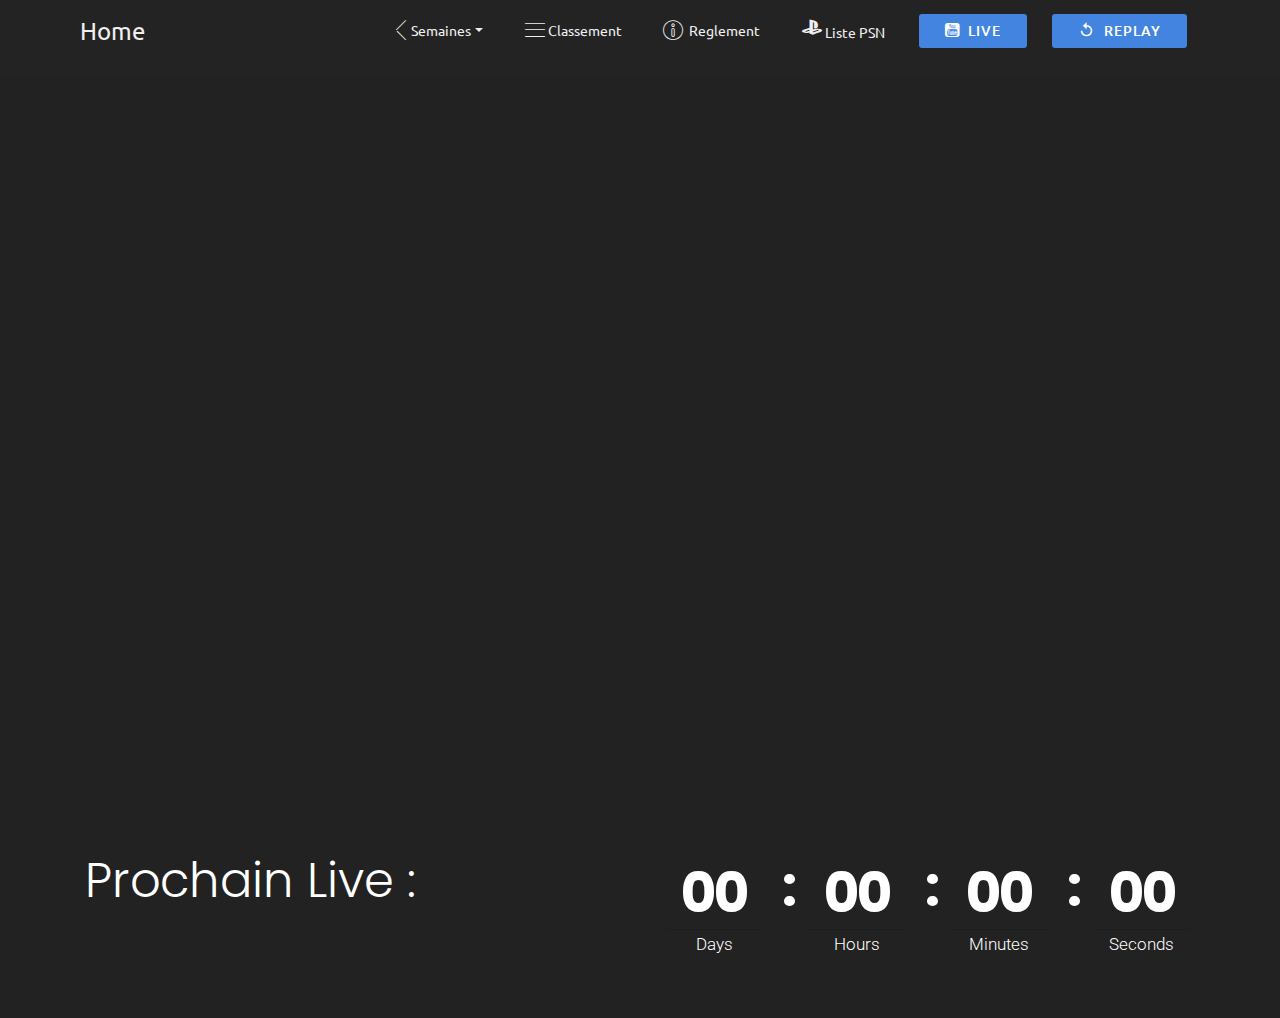
<file: page2.html>
<!DOCTYPE html>
<html>
<head>
  <!-- Site made with Mobirise Website Builder v4.3.2, https://mobirise.com -->
  <meta charset="UTF-8">
  <meta http-equiv="X-UA-Compatible" content="IE=edge">
  <meta name="generator" content="Mobirise v4.3.2, mobirise.com">
  <meta name="viewport" content="width=device-width, initial-scale=1">
  <link rel="shortcut icon" href="assets/images/favicon-16x16.png" type="image/x-icon">
  <meta name="description" content="">
  <title>Live</title>
  <link rel="stylesheet" href="assets/bootstrap-material-design-font/css/material.css">
  <link rel="stylesheet" href="assets/font-awesome/css/font-awesome.css">
  <link rel="stylesheet" href="assets/web/assets/mobirise-icons/mobirise-icons.css">
  <link rel="stylesheet" href="https://fonts.googleapis.com/css?family=Poppins:300,400,500,600,700">
  <link rel="stylesheet" href="assets/tether/tether.min.css">
  <link rel="stylesheet" href="assets/bootstrap/css/bootstrap.min.css">
  <link rel="stylesheet" href="assets/bootstrap/css/bootstrap-reboot.min.css">
  <link rel="stylesheet" href="assets/bootstrap/css/bootstrap-grid.min.css">
  <link rel="stylesheet" href="assets/socicon/css/styles.css">
  <link rel="stylesheet" href="assets/dropdown/css/style.css">
  <link rel="stylesheet" href="assets/theme/css/style.css">
  <link rel="stylesheet" href="assets/mobirise/css/mbr-additional.css" type="text/css">
  
  
  
</head>
<body>
<section class="menu cid-qzyrlCdPh3" once="menu" id="menu1-2" data-rv-view="3104">

    

    <nav class="navbar navbar-dropdown beta-menu align-items-center navbar-fixed-top navbar-toggleable-sm">
        
        <div class="menu-bottom">

            <div class="menu-logo">
                <div class="navbar-brand">
                
                <span class="navbar-caption-wrap"><a href="index.html" class="brand-link mbr-white text-danger display-5">Home</a></span>
                </div>
                <button class="navbar-toggler navbar-toggler-right" type="button" data-toggle="collapse" data-target="#navbarSupportedContent" aria-controls="navbarSupportedContent" aria-expanded="false" aria-label="Toggle navigation">
                    <div class="hamburger">
                        <span></span>
                        <span></span>
                        <span></span>
                        <span></span>
                    </div>
                </button>
            </div>
            <div class="collapse navbar-collapse" id="navbarSupportedContent">
                <ul class="navbar-nav nav-dropdown js-float-line" data-app-modern-menu="true"><li class="nav-item dropdown open">
                        <a class="nav-link link mbr-white dropdown-toggle text-danger display-4" href="page1.html" data-toggle="dropdown-submenu" aria-expanded="true"><span class="mbri-arrow-prev mbr-iconfont mbr-iconfont-btn"></span>Semaines</a><div class="dropdown-menu"><a class="mbr-white dropdown-item text-danger display-4" href="page1.html">Semaine 1</a><a class="mbr-white dropdown-item text-danger display-4" href="page1.html#header9-l">Semaine 2</a><a class="mbr-white dropdown-item text-danger display-4" href="page1.html#header9-u">Semaine 3</a><a class="mbr-white dropdown-item text-danger display-4" href="page1.html#header9-w">Semaine 4</a><a class="mbr-white dropdown-item text-danger display-4" href="page1.html">Semaine 5</a></div>
                    </li>
                    <li class="nav-item">
                        <a class="nav-link link mbr-white text-danger display-4" href="index.html#header9-b"><span class="mbri-menu mbr-iconfont mbr-iconfont-btn"></span>&nbsp;Classement</a>
                    </li><li class="nav-item"><a class="nav-link link mbr-white text-danger display-4" href="index.html#header9-d">
                           <span class="mbri-info mbr-iconfont mbr-iconfont-btn"></span>&nbsp; Reglement</a></li><li class="nav-item"><a class="nav-link link mbr-white text-danger display-4" href="index.html#header9-f"><span class="socicon socicon-playstation mbr-iconfont mbr-iconfont-btn"></span>&nbsp;Liste PSN</a></li></ul>
                <div class="navbar-buttons mbr-section-btn"><a class="btn btn-sm btn-primary display-4" href="page2.html"><span class="fa fa-youtube-square mbr-iconfont mbr-iconfont-btn"></span>LIVE</a> <a class="btn btn-sm btn-primary display-4" href="page3.html"><span class="mdi-av-replay mbr-iconfont mbr-iconfont-btn"></span>REPLAY</a></div>
            </div>
        </div>
    </nav>
</section>

<section class="cid-qzyOkvBWMs" id="video2-n" data-rv-view="3106">

    
    
    <figure class="mbr-figure align-center container">
        <div class="video-block" style="width: 100%;">
            <div><iframe class="mbr-embedded-video" src="https://www.youtube.com/embed/zXmFjZ67XLo?rel=0&amp;amp;showinfo=0&amp;autoplay=0&amp;loop=0" width="1280" height="720" frameborder="0" allowfullscreen></iframe></div>
        </div>
    </figure>
</section>

<section class="countdown2 cid-qzyxhpBze4" id="countdown2-7" data-rv-view="3108">
    
    
    <div class="container-fluid pt-5 pb-5 full-count-container">
        <div class="container">
            <div class="row justify-content-center">
                <div class="col-lg-6">
                    <h2 class="mbr-section-title mbr-fonts-style mbr-white display-2">Prochain Live :<br></h2>
                </div>
                <div class="countdown-cont align-center col-lg-6">
                    <div class="daysCountdown" title="Days"></div>
                    <div class="hoursCountdown" title="Hours"></div> 
                    <div class="minutesCountdown" title="Minutes"></div> 
                    <div class="secondsCountdown" title="Seconds"></div>
                    <div class="countdown " data-due-date="2017/10/31"> 
                    </div>
                </div>
            </div>
        </div>
    </div>
</section>


  <script src="assets/web/assets/jquery/jquery.min.js"></script>
  <script src="assets/tether/tether.min.js"></script>
  <script src="assets/popper/popper.min.js"></script>
  <script src="assets/bootstrap/js/bootstrap.min.js"></script>
  <script src="assets/smooth-scroll/smooth-scroll.js"></script>
  <script src="assets/touch-swipe/jquery.touch-swipe.min.js"></script>
  <script src="assets/countdown/jquery.countdown.min.js"></script>
  <script src="assets/dropdown/js/script.min.js"></script>
  <script src="assets/theme/js/script.js"></script>
  
  
</body>
</html>
</file>
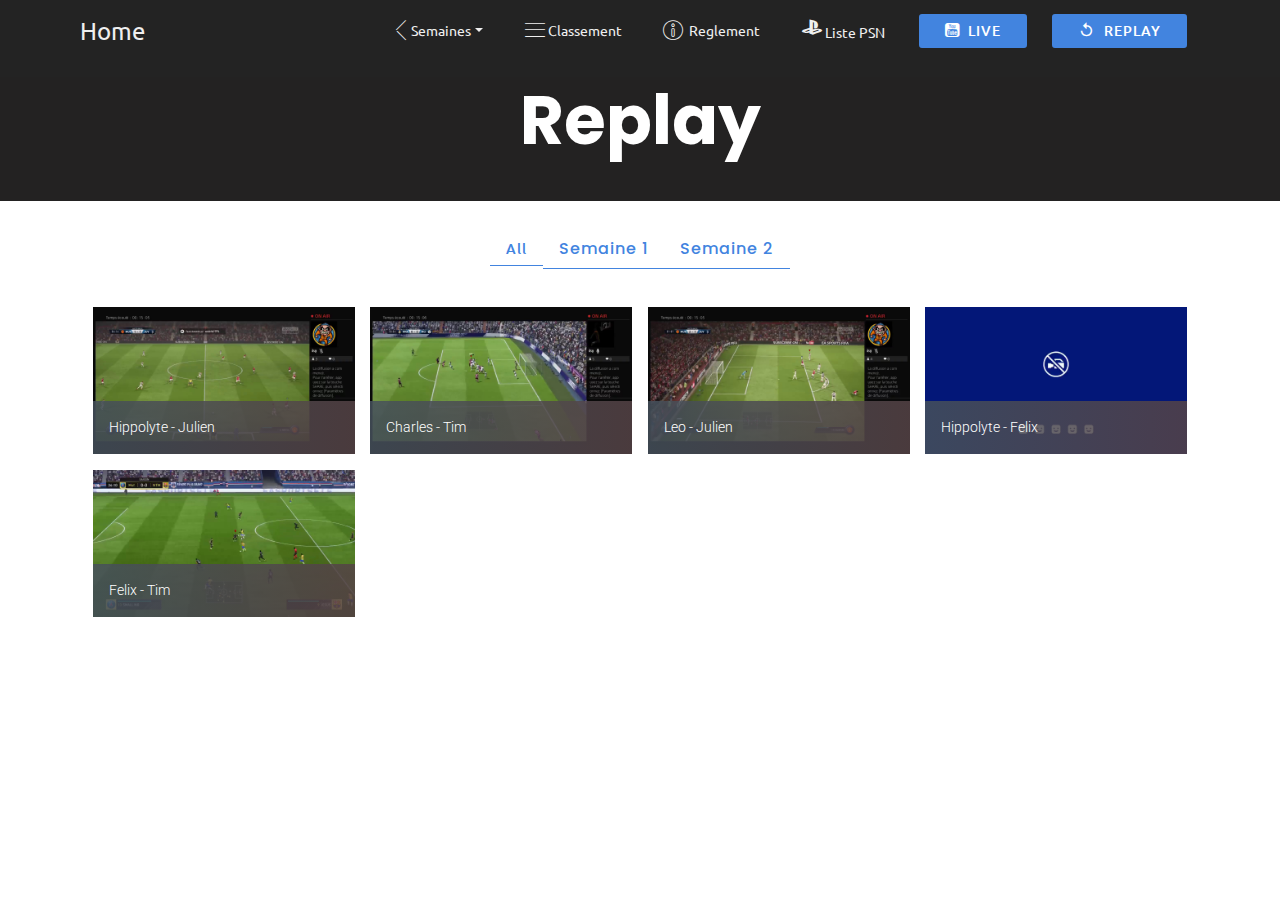
<file: page3.html>
<!DOCTYPE html>
<html>
<head>
  <!-- Site made with Mobirise Website Builder v4.3.2, https://mobirise.com -->
  <meta charset="UTF-8">
  <meta http-equiv="X-UA-Compatible" content="IE=edge">
  <meta name="generator" content="Mobirise v4.3.2, mobirise.com">
  <meta name="viewport" content="width=device-width, initial-scale=1">
  <link rel="shortcut icon" href="assets/images/favicon-16x16.png" type="image/x-icon">
  <meta name="description" content="">
  <title>replay</title>
  <link rel="stylesheet" href="assets/bootstrap-material-design-font/css/material.css">
  <link rel="stylesheet" href="assets/font-awesome/css/font-awesome.css">
  <link rel="stylesheet" href="assets/web/assets/mobirise-icons/mobirise-icons.css">
  <link rel="stylesheet" href="https://fonts.googleapis.com/css?family=Poppins:300,400,500,600,700">
  <link rel="stylesheet" href="assets/tether/tether.min.css">
  <link rel="stylesheet" href="assets/bootstrap/css/bootstrap.min.css">
  <link rel="stylesheet" href="assets/bootstrap/css/bootstrap-reboot.min.css">
  <link rel="stylesheet" href="assets/bootstrap/css/bootstrap-grid.min.css">
  <link rel="stylesheet" href="assets/dropdown/css/style.css">
  <link rel="stylesheet" href="assets/socicon/css/styles.css">
  <link rel="stylesheet" href="assets/theme/css/style.css">
  <link rel="stylesheet" href="assets/mobirise-gallery/style.css">
  <link rel="stylesheet" href="assets/mobirise/css/mbr-additional.css" type="text/css">
  
  
  
</head>
<body>
<section class="menu cid-qzyrlCdPh3" once="menu" id="menu1-o" data-rv-view="3110">

    

    <nav class="navbar navbar-dropdown beta-menu align-items-center navbar-fixed-top navbar-toggleable-sm">
        
        <div class="menu-bottom">

            <div class="menu-logo">
                <div class="navbar-brand">
                
                <span class="navbar-caption-wrap"><a href="index.html" class="brand-link mbr-white text-danger display-5">Home</a></span>
                </div>
                <button class="navbar-toggler navbar-toggler-right" type="button" data-toggle="collapse" data-target="#navbarSupportedContent" aria-controls="navbarSupportedContent" aria-expanded="false" aria-label="Toggle navigation">
                    <div class="hamburger">
                        <span></span>
                        <span></span>
                        <span></span>
                        <span></span>
                    </div>
                </button>
            </div>
            <div class="collapse navbar-collapse" id="navbarSupportedContent">
                <ul class="navbar-nav nav-dropdown js-float-line" data-app-modern-menu="true"><li class="nav-item dropdown open">
                        <a class="nav-link link mbr-white dropdown-toggle text-danger display-4" href="page1.html" data-toggle="dropdown-submenu" aria-expanded="true"><span class="mbri-arrow-prev mbr-iconfont mbr-iconfont-btn"></span>Semaines</a><div class="dropdown-menu"><a class="mbr-white dropdown-item text-danger display-4" href="page1.html">Semaine 1</a><a class="mbr-white dropdown-item text-danger display-4" href="page1.html#header9-l">Semaine 2</a><a class="mbr-white dropdown-item text-danger display-4" href="page1.html#header9-u">Semaine 3</a><a class="mbr-white dropdown-item text-danger display-4" href="page1.html#header9-w">Semaine 4</a><a class="mbr-white dropdown-item text-danger display-4" href="page1.html">Semaine 5</a></div>
                    </li>
                    <li class="nav-item">
                        <a class="nav-link link mbr-white text-danger display-4" href="index.html#header9-b"><span class="mbri-menu mbr-iconfont mbr-iconfont-btn"></span>&nbsp;Classement</a>
                    </li><li class="nav-item"><a class="nav-link link mbr-white text-danger display-4" href="index.html#header9-d">
                           <span class="mbri-info mbr-iconfont mbr-iconfont-btn"></span>&nbsp; Reglement</a></li><li class="nav-item"><a class="nav-link link mbr-white text-danger display-4" href="index.html#header9-f"><span class="socicon socicon-playstation mbr-iconfont mbr-iconfont-btn"></span>&nbsp;Liste PSN</a></li></ul>
                <div class="navbar-buttons mbr-section-btn"><a class="btn btn-sm btn-primary display-4" href="page2.html"><span class="fa fa-youtube-square mbr-iconfont mbr-iconfont-btn"></span>LIVE</a> <a class="btn btn-sm btn-primary display-4" href="page3.html"><span class="mdi-av-replay mbr-iconfont mbr-iconfont-btn"></span>REPLAY</a></div>
            </div>
        </div>
    </nav>
</section>

<section class="header9 cid-qzKMgyeMu8" id="header9-r" data-rv-view="3112">

    

    

    <div class="container">
        <div class="row justify-content-center">
            <div class="media-container-column mbr-white col-md-10 offset-md-1">
            
            <h1 class="mbr-section-title align-center pb-3 mbr-fonts-style display-1"><strong>Replay</strong></h1>
        </div>
        </div>
    </div>

    
</section>

<section class="mbr-gallery mbr-slider-carousel cid-qzKKVcESss" id="gallery1-q" data-rv-view="3115">

    

    <div class="container">
        <div><!-- Filter --><div class="mbr-gallery-filter container gallery-filter-active"><ul buttons="0"><li class="mbr-gallery-filter-all"><a class="btn btn-md btn-primary-outline active display-4" href="">All</a></li></ul></div><!-- Gallery --><div class="mbr-gallery-row"><div class="mbr-gallery-layout-default"><div><div><div class="mbr-gallery-item mbr-gallery-item--p1 video-slide" data-video-url="https://www.youtube.com/embed/wBoyErSaogg" data-tags="Semaine 1"><div href="#lb-gallery1-q" data-slide-to="0" data-toggle="modal"><div></div><img alt="" src="assets/images/2017-10-3-19-43-46-428670.jpg"><span class="icon-video"></span><span class="mbr-gallery-title mbr-fonts-style display-7">Hippolyte - Julien</span></div></div><div class="mbr-gallery-item mbr-gallery-item--p1 video-slide" data-video-url="https://www.youtube.com/embed/YKpsVwAu1mI" data-tags="Semaine 1"><div href="#lb-gallery1-q" data-slide-to="1" data-toggle="modal"><div></div><img alt="" src="assets/images/2017-10-3-20-11-57-490541.jpg"><span class="icon-video"></span><span class="mbr-gallery-title mbr-fonts-style display-7">Charles - Tim</span></div></div><div class="mbr-gallery-item mbr-gallery-item--p1 video-slide" data-video-url="https://www.youtube.com/embed/bw7VzXceHwQ" data-tags="Semaine 1"><div href="#lb-gallery1-q" data-slide-to="2" data-toggle="modal"><div></div><img alt="" src="assets/images/2017-10-3-22-22-26-74646.jpg"><span class="icon-video"></span><span class="mbr-gallery-title mbr-fonts-style display-7">Leo - Julien</span></div></div><div class="mbr-gallery-item mbr-gallery-item--p1 video-slide" data-video-url="https://www.youtube.com/embed/zXmFjZ67XLo" data-tags="Semaine 2"><div href="#lb-gallery1-q" data-slide-to="3" data-toggle="modal"><div></div><img alt="" src="assets/images/2017-10-4-19-52-8-16872.jpg"><span class="icon-video"></span><span class="mbr-gallery-title mbr-fonts-style display-7">Hippolyte - Felix</span></div></div><div class="mbr-gallery-item mbr-gallery-item--p1 video-slide" data-video-url="https://www.youtube.com/embed/I6JOP6uPAkY" data-tags="Semaine 1"><div href="#lb-gallery1-q" data-slide-to="4" data-toggle="modal"><div></div><img alt="" src="assets/images/2017-10-4-20-5-27-357589.jpg"><span class="icon-video"></span><span class="mbr-gallery-title mbr-fonts-style display-7">Felix - Tim&nbsp;</span></div></div></div></div><div class="clearfix"></div></div></div><!-- Lightbox --><div data-app-prevent-settings="" class="mbr-slider modal fade carousel slide" tabindex="-1" data-keyboard="true" data-interval="false" id="lb-gallery1-q"><div class="modal-dialog"><div class="modal-content"><div class="modal-body"><ol class="carousel-indicators"><li data-app-prevent-settings="" data-target="#lb-gallery1-q" data-slide-to="0"></li><li data-app-prevent-settings="" data-target="#lb-gallery1-q" data-slide-to="1"></li><li data-app-prevent-settings="" data-target="#lb-gallery1-q" data-slide-to="2"></li><li data-app-prevent-settings="" data-target="#lb-gallery1-q" data-slide-to="3"></li><li data-app-prevent-settings="" data-target="#lb-gallery1-q" class=" active" data-slide-to="4"></li></ol><div class="carousel-inner"><div class="carousel-item video-container"><img src="assets/images/gallery07.jpg" alt=""></div><div class="carousel-item video-container"><img src="assets/images/gallery07.jpg" alt=""></div><div class="carousel-item video-container"><img src="assets/images/gallery07.jpg" alt=""></div><div class="carousel-item video-container"><img src="assets/images/gallery07.jpg" alt=""></div><div class="carousel-item active video-container"><img src="assets/images/gallery07.jpg" alt=""></div></div><a class="carousel-control carousel-control-prev" role="button" data-slide="prev" href="#lb-gallery1-q"><span class="mbri-left mbr-iconfont" aria-hidden="true"></span><span class="sr-only">Previous</span></a><a class="carousel-control carousel-control-next" role="button" data-slide="next" href="#lb-gallery1-q"><span class="mbri-right mbr-iconfont" aria-hidden="true"></span><span class="sr-only">Next</span></a><a class="close" href="#" role="button" data-dismiss="modal"><span class="sr-only">Close</span></a></div></div></div></div></div>
    </div>
</section>


  <script src="assets/web/assets/jquery/jquery.min.js"></script>
  <script src="assets/popper/popper.min.js"></script>
  <script src="assets/tether/tether.min.js"></script>
  <script src="assets/bootstrap/js/bootstrap.min.js"></script>
  <script src="assets/bootstrap-carousel-swipe/bootstrap-carousel-swipe.js"></script>
  <script src="assets/masonry/masonry.pkgd.min.js"></script>
  <script src="assets/imagesloaded/imagesloaded.pkgd.min.js"></script>
  <script src="assets/dropdown/js/script.min.js"></script>
  <script src="assets/smooth-scroll/smooth-scroll.js"></script>
  <script src="assets/touch-swipe/jquery.touch-swipe.min.js"></script>
  <script src="assets/theme/js/script.js"></script>
  <script src="assets/mobirise-gallery/player.min.js"></script>
  <script src="assets/mobirise-gallery/script.js"></script>
  
  
</body>
</html>
</file>
<file: assets/bootstrap-material-design-font/css/material.css>
@font-face {
  font-family: 'Material-Design-Icons';
  src: url('../fonts/Material-Design-Icons.eot?3ocs8m');
  src: url('../fonts/Material-Design-Icons.eot?#iefix3ocs8m') format('embedded-opentype'), url('../fonts/Material-Design-Icons.woff?3ocs8m') format('woff'), url('../fonts/Material-Design-Icons.ttf?3ocs8m') format('truetype'), url('../fonts/Material-Design-Icons.svg?3ocs8m#Material-Design-Icons') format('svg');
  font-weight: normal;
  font-style: normal;
}
[class^="mdi-"],
[class*="mdi-"] {
  speak: none;
  display: inline-block;
  font-style: normal;
  font-variant:normal;
  font-weight:normal;
/*  font-size:24px;*/
  line-height:1;
  font-family:'Material-Design-Icons' !important;
  text-rendering: auto;
  
  -webkit-font-smoothing: antialiased;
  -moz-osx-font-smoothing: grayscale;
  -webkit-transform: translate(0, 0);
      -ms-transform: translate(0, 0);
          transform: translate(0, 0);
}
[class^="mdi-"]:before,
[class*="mdi-"]:before {
  display: inline-block;
  speak: none;
  text-decoration: inherit;
}
[class^="mdi-"].pull-left,
[class*="mdi-"].pull-left {
  margin-right: .3em;
}
[class^="mdi-"].pull-right,
[class*="mdi-"].pull-right {
  margin-left: .3em;
}
[class^="mdi-"].mdi-lg:before,
[class*="mdi-"].mdi-lg:before,
[class^="mdi-"].mdi-lg:after,
[class*="mdi-"].mdi-lg:after {
  font-size: 1.33333333em;
  line-height: 0.75em;
  vertical-align: -15%;
}
[class^="mdi-"].mdi-2x:before,
[class*="mdi-"].mdi-2x:before,
[class^="mdi-"].mdi-2x:after,
[class*="mdi-"].mdi-2x:after {
  font-size: 2em;
}
[class^="mdi-"].mdi-3x:before,
[class*="mdi-"].mdi-3x:before,
[class^="mdi-"].mdi-3x:after,
[class*="mdi-"].mdi-3x:after {
  font-size: 3em;
}
[class^="mdi-"].mdi-4x:before,
[class*="mdi-"].mdi-4x:before,
[class^="mdi-"].mdi-4x:after,
[class*="mdi-"].mdi-4x:after {
  font-size: 4em;
}
[class^="mdi-"].mdi-5x:before,
[class*="mdi-"].mdi-5x:before,
[class^="mdi-"].mdi-5x:after,
[class*="mdi-"].mdi-5x:after {
  font-size: 5em;
}
[class^="mdi-device-signal-cellular-"]:after,
[class^="mdi-device-battery-"]:after,
[class^="mdi-device-battery-charging-"]:after,
[class^="mdi-device-signal-cellular-connected-no-internet-"]:after,
[class^="mdi-device-signal-wifi-"]:after,
[class^="mdi-device-signal-wifi-statusbar-not-connected"]:after,
.mdi-device-network-wifi:after {
  opacity: .3;
  position: absolute;
  left: 0;
  top: 0;
  z-index: 1;
  display: inline-block;
  speak: none;
  text-decoration: inherit;
}
[class^="mdi-device-signal-cellular-"]:after {
  content: "\e758";
}
[class^="mdi-device-battery-"]:after {
  content: "\e735";
}
[class^="mdi-device-battery-charging-"]:after {
  content: "\e733";
}
[class^="mdi-device-signal-cellular-connected-no-internet-"]:after {
  content: "\e75d";
}
[class^="mdi-device-signal-wifi-"]:after,
.mdi-device-network-wifi:after {
  content: "\e765";
}
[class^="mdi-device-signal-wifi-statusbasr-not-connected"]:after {
  content: "\e8f7";
}
.mdi-device-signal-cellular-off:after,
.mdi-device-signal-cellular-null:after,
.mdi-device-signal-cellular-no-sim:after,
.mdi-device-signal-wifi-off:after,
.mdi-device-signal-wifi-4-bar:after,
.mdi-device-signal-cellular-4-bar:after,
.mdi-device-battery-alert:after,
.mdi-device-signal-cellular-connected-no-internet-4-bar:after,
.mdi-device-battery-std:after,
.mdi-device-battery-full .mdi-device-battery-unknown:after {
  content: "";
}
.mdi-fw {
  width: 1.28571429em;
  text-align: center;
}
.mdi-ul {
  padding-left: 0;
  margin-left: 2.14285714em;
  list-style-type: none;
}
.mdi-ul > li {
  position: relative;
}
.mdi-li {
  position: absolute;
  left: -2.14285714em;
  width: 2.14285714em;
  top: 0.14285714em;
  text-align: center;
}
.mdi-li.mdi-lg {
  left: -1.85714286em;
}
.mdi-border {
  padding: .2em .25em .15em;
  border: solid 0.08em #eeeeee;
  border-radius: .1em;
}
.mdi-spin {
  -webkit-animation: mdi-spin 2s infinite linear;
  animation: mdi-spin 2s infinite linear;
  -webkit-transform-origin: 50% 50%;
  -ms-transform-origin: 50% 50%;
      transform-origin: 50% 50%;
}
.mdi-pulse {
  -webkit-animation: mdi-spin 1s steps(8) infinite;
  animation: mdi-spin 1s steps(8) infinite;
  -webkit-transform-origin: 50% 50%;
  -ms-transform-origin: 50% 50%;
      transform-origin: 50% 50%;
}
@-webkit-keyframes mdi-spin {
  0% {
    -webkit-transform: rotate(0deg);
    transform: rotate(0deg);
  }
  100% {
    -webkit-transform: rotate(359deg);
    transform: rotate(359deg);
  }
}
@keyframes mdi-spin {
  0% {
    -webkit-transform: rotate(0deg);
    transform: rotate(0deg);
  }
  100% {
    -webkit-transform: rotate(359deg);
    transform: rotate(359deg);
  }
}
.mdi-rotate-90 {
  filter: progid:DXImageTransform.Microsoft.BasicImage(rotation=1);
  -webkit-transform: rotate(90deg);
  -ms-transform: rotate(90deg);
  transform: rotate(90deg);
}
.mdi-rotate-180 {
  filter: progid:DXImageTransform.Microsoft.BasicImage(rotation=2);
  -webkit-transform: rotate(180deg);
  -ms-transform: rotate(180deg);
  transform: rotate(180deg);
}
.mdi-rotate-270 {
  filter: progid:DXImageTransform.Microsoft.BasicImage(rotation=3);
  -webkit-transform: rotate(270deg);
  -ms-transform: rotate(270deg);
  transform: rotate(270deg);
}
.mdi-flip-horizontal {
  filter: progid:DXImageTransform.Microsoft.BasicImage(rotation=0, mirror=1);
  -webkit-transform: scale(-1, 1);
  -ms-transform: scale(-1, 1);
  transform: scale(-1, 1);
}
.mdi-flip-vertical {
  filter: progid:DXImageTransform.Microsoft.BasicImage(rotation=2, mirror=1);
  -webkit-transform: scale(1, -1);
  -ms-transform: scale(1, -1);
  transform: scale(1, -1);
}
:root .mdi-rotate-90,
:root .mdi-rotate-180,
:root .mdi-rotate-270,
:root .mdi-flip-horizontal,
:root .mdi-flip-vertical {
  -webkit-filter: none;
          filter: none;
}
.mdi-stack {
  position: relative;
  display: inline-block;
  width: 2em;
  height: 2em;
  line-height: 2em;
  vertical-align: middle;
}
.mdi-stack-1x,
.mdi-stack-2x {
  position: absolute;
  left: 0;
  width: 100%;
  text-align: center;
}
.mdi-stack-1x {
  line-height: inherit;
}
.mdi-stack-2x {
  font-size: 2em;
}
.mdi-inverse {
  color: #ffffff;
}
/* Start Icons */
.mdi-action-3d-rotation:before {
  content: "\e600";
}
.mdi-action-accessibility:before {
  content: "\e601";
}
.mdi-action-account-balance-wallet:before {
  content: "\e602";
}
.mdi-action-account-balance:before {
  content: "\e603";
}
.mdi-action-account-box:before {
  content: "\e604";
}
.mdi-action-account-child:before {
  content: "\e605";
}
.mdi-action-account-circle:before {
  content: "\e606";
}
.mdi-action-add-shopping-cart:before {
  content: "\e607";
}
.mdi-action-alarm-add:before {
  content: "\e608";
}
.mdi-action-alarm-off:before {
  content: "\e609";
}
.mdi-action-alarm-on:before {
  content: "\e60a";
}
.mdi-action-alarm:before {
  content: "\e60b";
}
.mdi-action-android:before {
  content: "\e60c";
}
.mdi-action-announcement:before {
  content: "\e60d";
}
.mdi-action-aspect-ratio:before {
  content: "\e60e";
}
.mdi-action-assessment:before {
  content: "\e60f";
}
.mdi-action-assignment-ind:before {
  content: "\e610";
}
.mdi-action-assignment-late:before {
  content: "\e611";
}
.mdi-action-assignment-return:before {
  content: "\e612";
}
.mdi-action-assignment-returned:before {
  content: "\e613";
}
.mdi-action-assignment-turned-in:before {
  content: "\e614";
}
.mdi-action-assignment:before {
  content: "\e615";
}
.mdi-action-autorenew:before {
  content: "\e616";
}
.mdi-action-backup:before {
  content: "\e617";
}
.mdi-action-book:before {
  content: "\e618";
}
.mdi-action-bookmark-outline:before {
  content: "\e619";
}
.mdi-action-bookmark:before {
  content: "\e61a";
}
.mdi-action-bug-report:before {
  content: "\e61b";
}
.mdi-action-cached:before {
  content: "\e61c";
}
.mdi-action-check-circle:before {
  content: "\e61d";
}
.mdi-action-class:before {
  content: "\e61e";
}
.mdi-action-credit-card:before {
  content: "\e61f";
}
.mdi-action-dashboard:before {
  content: "\e620";
}
.mdi-action-delete:before {
  content: "\e621";
}
.mdi-action-description:before {
  content: "\e622";
}
.mdi-action-dns:before {
  content: "\e623";
}
.mdi-action-done-all:before {
  content: "\e624";
}
.mdi-action-done:before {
  content: "\e625";
}
.mdi-action-event:before {
  content: "\e626";
}
.mdi-action-exit-to-app:before {
  content: "\e627";
}
.mdi-action-explore:before {
  content: "\e628";
}
.mdi-action-extension:before {
  content: "\e629";
}
.mdi-action-face-unlock:before {
  content: "\e62a";
}
.mdi-action-favorite-outline:before {
  content: "\e62b";
}
.mdi-action-favorite:before {
  content: "\e62c";
}
.mdi-action-find-in-page:before {
  content: "\e62d";
}
.mdi-action-find-replace:before {
  content: "\e62e";
}
.mdi-action-flip-to-back:before {
  content: "\e62f";
}
.mdi-action-flip-to-front:before {
  content: "\e630";
}
.mdi-action-get-app:before {
  content: "\e631";
}
.mdi-action-grade:before {
  content: "\e632";
}
.mdi-action-group-work:before {
  content: "\e633";
}
.mdi-action-help:before {
  content: "\e634";
}
.mdi-action-highlight-remove:before {
  content: "\e635";
}
.mdi-action-history:before {
  content: "\e636";
}
.mdi-action-home:before {
  content: "\e637";
}
.mdi-action-https:before {
  content: "\e638";
}
.mdi-action-info-outline:before {
  content: "\e639";
}
.mdi-action-info:before {
  content: "\e63a";
}
.mdi-action-input:before {
  content: "\e63b";
}
.mdi-action-invert-colors:before {
  content: "\e63c";
}
.mdi-action-label-outline:before {
  content: "\e63d";
}
.mdi-action-label:before {
  content: "\e63e";
}
.mdi-action-language:before {
  content: "\e63f";
}
.mdi-action-launch:before {
  content: "\e640";
}
.mdi-action-list:before {
  content: "\e641";
}
.mdi-action-lock-open:before {
  content: "\e642";
}
.mdi-action-lock-outline:before {
  content: "\e643";
}
.mdi-action-lock:before {
  content: "\e644";
}
.mdi-action-loyalty:before {
  content: "\e645";
}
.mdi-action-markunread-mailbox:before {
  content: "\e646";
}
.mdi-action-note-add:before {
  content: "\e647";
}
.mdi-action-open-in-browser:before {
  content: "\e648";
}
.mdi-action-open-in-new:before {
  content: "\e649";
}
.mdi-action-open-with:before {
  content: "\e64a";
}
.mdi-action-pageview:before {
  content: "\e64b";
}
.mdi-action-payment:before {
  content: "\e64c";
}
.mdi-action-perm-camera-mic:before {
  content: "\e64d";
}
.mdi-action-perm-contact-cal:before {
  content: "\e64e";
}
.mdi-action-perm-data-setting:before {
  content: "\e64f";
}
.mdi-action-perm-device-info:before {
  content: "\e650";
}
.mdi-action-perm-identity:before {
  content: "\e651";
}
.mdi-action-perm-media:before {
  content: "\e652";
}
.mdi-action-perm-phone-msg:before {
  content: "\e653";
}
.mdi-action-perm-scan-wifi:before {
  content: "\e654";
}
.mdi-action-picture-in-picture:before {
  content: "\e655";
}
.mdi-action-polymer:before {
  content: "\e656";
}
.mdi-action-print:before {
  content: "\e657";
}
.mdi-action-query-builder:before {
  content: "\e658";
}
.mdi-action-question-answer:before {
  content: "\e659";
}
.mdi-action-receipt:before {
  content: "\e65a";
}
.mdi-action-redeem:before {
  content: "\e65b";
}
.mdi-action-reorder:before {
  content: "\e65c";
}
.mdi-action-report-problem:before {
  content: "\e65d";
}
.mdi-action-restore:before {
  content: "\e65e";
}
.mdi-action-room:before {
  content: "\e65f";
}
.mdi-action-schedule:before {
  content: "\e660";
}
.mdi-action-search:before {
  content: "\e661";
}
.mdi-action-settings-applications:before {
  content: "\e662";
}
.mdi-action-settings-backup-restore:before {
  content: "\e663";
}
.mdi-action-settings-bluetooth:before {
  content: "\e664";
}
.mdi-action-settings-cell:before {
  content: "\e665";
}
.mdi-action-settings-display:before {
  content: "\e666";
}
.mdi-action-settings-ethernet:before {
  content: "\e667";
}
.mdi-action-settings-input-antenna:before {
  content: "\e668";
}
.mdi-action-settings-input-component:before {
  content: "\e669";
}
.mdi-action-settings-input-composite:before {
  content: "\e66a";
}
.mdi-action-settings-input-hdmi:before {
  content: "\e66b";
}
.mdi-action-settings-input-svideo:before {
  content: "\e66c";
}
.mdi-action-settings-overscan:before {
  content: "\e66d";
}
.mdi-action-settings-phone:before {
  content: "\e66e";
}
.mdi-action-settings-power:before {
  content: "\e66f";
}
.mdi-action-settings-remote:before {
  content: "\e670";
}
.mdi-action-settings-voice:before {
  content: "\e671";
}
.mdi-action-settings:before {
  content: "\e672";
}
.mdi-action-shop-two:before {
  content: "\e673";
}
.mdi-action-shop:before {
  content: "\e674";
}
.mdi-action-shopping-basket:before {
  content: "\e675";
}
.mdi-action-shopping-cart:before {
  content: "\e676";
}
.mdi-action-speaker-notes:before {
  content: "\e677";
}
.mdi-action-spellcheck:before {
  content: "\e678";
}
.mdi-action-star-rate:before {
  content: "\e679";
}
.mdi-action-stars:before {
  content: "\e67a";
}
.mdi-action-store:before {
  content: "\e67b";
}
.mdi-action-subject:before {
  content: "\e67c";
}
.mdi-action-supervisor-account:before {
  content: "\e67d";
}
.mdi-action-swap-horiz:before {
  content: "\e67e";
}
.mdi-action-swap-vert-circle:before {
  content: "\e67f";
}
.mdi-action-swap-vert:before {
  content: "\e680";
}
.mdi-action-system-update-tv:before {
  content: "\e681";
}
.mdi-action-tab-unselected:before {
  content: "\e682";
}
.mdi-action-tab:before {
  content: "\e683";
}
.mdi-action-theaters:before {
  content: "\e684";
}
.mdi-action-thumb-down:before {
  content: "\e685";
}
.mdi-action-thumb-up:before {
  content: "\e686";
}
.mdi-action-thumbs-up-down:before {
  content: "\e687";
}
.mdi-action-toc:before {
  content: "\e688";
}
.mdi-action-today:before {
  content: "\e689";
}
.mdi-action-track-changes:before {
  content: "\e68a";
}
.mdi-action-translate:before {
  content: "\e68b";
}
.mdi-action-trending-down:before {
  content: "\e68c";
}
.mdi-action-trending-neutral:before {
  content: "\e68d";
}
.mdi-action-trending-up:before {
  content: "\e68e";
}
.mdi-action-turned-in-not:before {
  content: "\e68f";
}
.mdi-action-turned-in:before {
  content: "\e690";
}
.mdi-action-verified-user:before {
  content: "\e691";
}
.mdi-action-view-agenda:before {
  content: "\e692";
}
.mdi-action-view-array:before {
  content: "\e693";
}
.mdi-action-view-carousel:before {
  content: "\e694";
}
.mdi-action-view-column:before {
  content: "\e695";
}
.mdi-action-view-day:before {
  content: "\e696";
}
.mdi-action-view-headline:before {
  content: "\e697";
}
.mdi-action-view-list:before {
  content: "\e698";
}
.mdi-action-view-module:before {
  content: "\e699";
}
.mdi-action-view-quilt:before {
  content: "\e69a";
}
.mdi-action-view-stream:before {
  content: "\e69b";
}
.mdi-action-view-week:before {
  content: "\e69c";
}
.mdi-action-visibility-off:before {
  content: "\e69d";
}
.mdi-action-visibility:before {
  content: "\e69e";
}
.mdi-action-wallet-giftcard:before {
  content: "\e69f";
}
.mdi-action-wallet-membership:before {
  content: "\e6a0";
}
.mdi-action-wallet-travel:before {
  content: "\e6a1";
}
.mdi-action-work:before {
  content: "\e6a2";
}
.mdi-alert-error:before {
  content: "\e6a3";
}
.mdi-alert-warning:before {
  content: "\e6a4";
}
.mdi-av-album:before {
  content: "\e6a5";
}
.mdi-av-closed-caption:before {
  content: "\e6a6";
}
.mdi-av-equalizer:before {
  content: "\e6a7";
}
.mdi-av-explicit:before {
  content: "\e6a8";
}
.mdi-av-fast-forward:before {
  content: "\e6a9";
}
.mdi-av-fast-rewind:before {
  content: "\e6aa";
}
.mdi-av-games:before {
  content: "\e6ab";
}
.mdi-av-hearing:before {
  content: "\e6ac";
}
.mdi-av-high-quality:before {
  content: "\e6ad";
}
.mdi-av-loop:before {
  content: "\e6ae";
}
.mdi-av-mic-none:before {
  content: "\e6af";
}
.mdi-av-mic-off:before {
  content: "\e6b0";
}
.mdi-av-mic:before {
  content: "\e6b1";
}
.mdi-av-movie:before {
  content: "\e6b2";
}
.mdi-av-my-library-add:before {
  content: "\e6b3";
}
.mdi-av-my-library-books:before {
  content: "\e6b4";
}
.mdi-av-my-library-music:before {
  content: "\e6b5";
}
.mdi-av-new-releases:before {
  content: "\e6b6";
}
.mdi-av-not-interested:before {
  content: "\e6b7";
}
.mdi-av-pause-circle-fill:before {
  content: "\e6b8";
}
.mdi-av-pause-circle-outline:before {
  content: "\e6b9";
}
.mdi-av-pause:before {
  content: "\e6ba";
}
.mdi-av-play-arrow:before {
  content: "\e6bb";
}
.mdi-av-play-circle-fill:before {
  content: "\e6bc";
}
.mdi-av-play-circle-outline:before {
  content: "\e6bd";
}
.mdi-av-play-shopping-bag:before {
  content: "\e6be";
}
.mdi-av-playlist-add:before {
  content: "\e6bf";
}
.mdi-av-queue-music:before {
  content: "\e6c0";
}
.mdi-av-queue:before {
  content: "\e6c1";
}
.mdi-av-radio:before {
  content: "\e6c2";
}
.mdi-av-recent-actors:before {
  content: "\e6c3";
}
.mdi-av-repeat-one:before {
  content: "\e6c4";
}
.mdi-av-repeat:before {
  content: "\e6c5";
}
.mdi-av-replay:before {
  content: "\e6c6";
}
.mdi-av-shuffle:before {
  content: "\e6c7";
}
.mdi-av-skip-next:before {
  content: "\e6c8";
}
.mdi-av-skip-previous:before {
  content: "\e6c9";
}
.mdi-av-snooze:before {
  content: "\e6ca";
}
.mdi-av-stop:before {
  content: "\e6cb";
}
.mdi-av-subtitles:before {
  content: "\e6cc";
}
.mdi-av-surround-sound:before {
  content: "\e6cd";
}
.mdi-av-timer:before {
  content: "\e6ce";
}
.mdi-av-video-collection:before {
  content: "\e6cf";
}
.mdi-av-videocam-off:before {
  content: "\e6d0";
}
.mdi-av-videocam:before {
  content: "\e6d1";
}
.mdi-av-volume-down:before {
  content: "\e6d2";
}
.mdi-av-volume-mute:before {
  content: "\e6d3";
}
.mdi-av-volume-off:before {
  content: "\e6d4";
}
.mdi-av-volume-up:before {
  content: "\e6d5";
}
.mdi-av-web:before {
  content: "\e6d6";
}
.mdi-communication-business:before {
  content: "\e6d7";
}
.mdi-communication-call-end:before {
  content: "\e6d8";
}
.mdi-communication-call-made:before {
  content: "\e6d9";
}
.mdi-communication-call-merge:before {
  content: "\e6da";
}
.mdi-communication-call-missed:before {
  content: "\e6db";
}
.mdi-communication-call-received:before {
  content: "\e6dc";
}
.mdi-communication-call-split:before {
  content: "\e6dd";
}
.mdi-communication-call:before {
  content: "\e6de";
}
.mdi-communication-chat:before {
  content: "\e6df";
}
.mdi-communication-clear-all:before {
  content: "\e6e0";
}
.mdi-communication-comment:before {
  content: "\e6e1";
}
.mdi-communication-contacts:before {
  content: "\e6e2";
}
.mdi-communication-dialer-sip:before {
  content: "\e6e3";
}
.mdi-communication-dialpad:before {
  content: "\e6e4";
}
.mdi-communication-dnd-on:before {
  content: "\e6e5";
}
.mdi-communication-email:before {
  content: "\e6e6";
}
.mdi-communication-forum:before {
  content: "\e6e7";
}
.mdi-communication-import-export:before {
  content: "\e6e8";
}
.mdi-communication-invert-colors-off:before {
  content: "\e6e9";
}
.mdi-communication-invert-colors-on:before {
  content: "\e6ea";
}
.mdi-communication-live-help:before {
  content: "\e6eb";
}
.mdi-communication-location-off:before {
  content: "\e6ec";
}
.mdi-communication-location-on:before {
  content: "\e6ed";
}
.mdi-communication-message:before {
  content: "\e6ee";
}
.mdi-communication-messenger:before {
  content: "\e6ef";
}
.mdi-communication-no-sim:before {
  content: "\e6f0";
}
.mdi-communication-phone:before {
  content: "\e6f1";
}
.mdi-communication-portable-wifi-off:before {
  content: "\e6f2";
}
.mdi-communication-quick-contacts-dialer:before {
  content: "\e6f3";
}
.mdi-communication-quick-contacts-mail:before {
  content: "\e6f4";
}
.mdi-communication-ring-volume:before {
  content: "\e6f5";
}
.mdi-communication-stay-current-landscape:before {
  content: "\e6f6";
}
.mdi-communication-stay-current-portrait:before {
  content: "\e6f7";
}
.mdi-communication-stay-primary-landscape:before {
  content: "\e6f8";
}
.mdi-communication-stay-primary-portrait:before {
  content: "\e6f9";
}
.mdi-communication-swap-calls:before {
  content: "\e6fa";
}
.mdi-communication-textsms:before {
  content: "\e6fb";
}
.mdi-communication-voicemail:before {
  content: "\e6fc";
}
.mdi-communication-vpn-key:before {
  content: "\e6fd";
}
.mdi-content-add-box:before {
  content: "\e6fe";
}
.mdi-content-add-circle-outline:before {
  content: "\e6ff";
}
.mdi-content-add-circle:before {
  content: "\e700";
}
.mdi-content-add:before {
  content: "\e701";
}
.mdi-content-archive:before {
  content: "\e702";
}
.mdi-content-backspace:before {
  content: "\e703";
}
.mdi-content-block:before {
  content: "\e704";
}
.mdi-content-clear:before {
  content: "\e705";
}
.mdi-content-content-copy:before {
  content: "\e706";
}
.mdi-content-content-cut:before {
  content: "\e707";
}
.mdi-content-content-paste:before {
  content: "\e708";
}
.mdi-content-create:before {
  content: "\e709";
}
.mdi-content-drafts:before {
  content: "\e70a";
}
.mdi-content-filter-list:before {
  content: "\e70b";
}
.mdi-content-flag:before {
  content: "\e70c";
}
.mdi-content-forward:before {
  content: "\e70d";
}
.mdi-content-gesture:before {
  content: "\e70e";
}
.mdi-content-inbox:before {
  content: "\e70f";
}
.mdi-content-link:before {
  content: "\e710";
}
.mdi-content-mail:before {
  content: "\e711";
}
.mdi-content-markunread:before {
  content: "\e712";
}
.mdi-content-redo:before {
  content: "\e713";
}
.mdi-content-remove-circle-outline:before {
  content: "\e714";
}
.mdi-content-remove-circle:before {
  content: "\e715";
}
.mdi-content-remove:before {
  content: "\e716";
}
.mdi-content-reply-all:before {
  content: "\e717";
}
.mdi-content-reply:before {
  content: "\e718";
}
.mdi-content-report:before {
  content: "\e719";
}
.mdi-content-save:before {
  content: "\e71a";
}
.mdi-content-select-all:before {
  content: "\e71b";
}
.mdi-content-send:before {
  content: "\e71c";
}
.mdi-content-sort:before {
  content: "\e71d";
}
.mdi-content-text-format:before {
  content: "\e71e";
}
.mdi-content-undo:before {
  content: "\e71f";
}
.mdi-editor-attach-file:before {
  content: "\e776";
}
.mdi-editor-attach-money:before {
  content: "\e777";
}
.mdi-editor-border-all:before {
  content: "\e778";
}
.mdi-editor-border-bottom:before {
  content: "\e779";
}
.mdi-editor-border-clear:before {
  content: "\e77a";
}
.mdi-editor-border-color:before {
  content: "\e77b";
}
.mdi-editor-border-horizontal:before {
  content: "\e77c";
}
.mdi-editor-border-inner:before {
  content: "\e77d";
}
.mdi-editor-border-left:before {
  content: "\e77e";
}
.mdi-editor-border-outer:before {
  content: "\e77f";
}
.mdi-editor-border-right:before {
  content: "\e780";
}
.mdi-editor-border-style:before {
  content: "\e781";
}
.mdi-editor-border-top:before {
  content: "\e782";
}
.mdi-editor-border-vertical:before {
  content: "\e783";
}
.mdi-editor-format-align-center:before {
  content: "\e784";
}
.mdi-editor-format-align-justify:before {
  content: "\e785";
}
.mdi-editor-format-align-left:before {
  content: "\e786";
}
.mdi-editor-format-align-right:before {
  content: "\e787";
}
.mdi-editor-format-bold:before {
  content: "\e788";
}
.mdi-editor-format-clear:before {
  content: "\e789";
}
.mdi-editor-format-color-fill:before {
  content: "\e78a";
}
.mdi-editor-format-color-reset:before {
  content: "\e78b";
}
.mdi-editor-format-color-text:before {
  content: "\e78c";
}
.mdi-editor-format-indent-decrease:before {
  content: "\e78d";
}
.mdi-editor-format-indent-increase:before {
  content: "\e78e";
}
.mdi-editor-format-italic:before {
  content: "\e78f";
}
.mdi-editor-format-line-spacing:before {
  content: "\e790";
}
.mdi-editor-format-list-bulleted:before {
  content: "\e791";
}
.mdi-editor-format-list-numbered:before {
  content: "\e792";
}
.mdi-editor-format-paint:before {
  content: "\e793";
}
.mdi-editor-format-quote:before {
  content: "\e794";
}
.mdi-editor-format-size:before {
  content: "\e795";
}
.mdi-editor-format-strikethrough:before {
  content: "\e796";
}
.mdi-editor-format-textdirection-l-to-r:before {
  content: "\e797";
}
.mdi-editor-format-textdirection-r-to-l:before {
  content: "\e798";
}
.mdi-editor-format-underline:before {
  content: "\e799";
}
.mdi-editor-functions:before {
  content: "\e79a";
}
.mdi-editor-insert-chart:before {
  content: "\e79b";
}
.mdi-editor-insert-comment:before {
  content: "\e79c";
}
.mdi-editor-insert-drive-file:before {
  content: "\e79d";
}
.mdi-editor-insert-emoticon:before {
  content: "\e79e";
}
.mdi-editor-insert-invitation:before {
  content: "\e79f";
}
.mdi-editor-insert-link:before {
  content: "\e7a0";
}
.mdi-editor-insert-photo:before {
  content: "\e7a1";
}
.mdi-editor-merge-type:before {
  content: "\e7a2";
}
.mdi-editor-mode-comment:before {
  content: "\e7a3";
}
.mdi-editor-mode-edit:before {
  content: "\e7a4";
}
.mdi-editor-publish:before {
  content: "\e7a5";
}
.mdi-editor-vertical-align-bottom:before {
  content: "\e7a6";
}
.mdi-editor-vertical-align-center:before {
  content: "\e7a7";
}
.mdi-editor-vertical-align-top:before {
  content: "\e7a8";
}
.mdi-editor-wrap-text:before {
  content: "\e7a9";
}
.mdi-file-attachment:before {
  content: "\e7aa";
}
.mdi-file-cloud-circle:before {
  content: "\e7ab";
}
.mdi-file-cloud-done:before {
  content: "\e7ac";
}
.mdi-file-cloud-download:before {
  content: "\e7ad";
}
.mdi-file-cloud-off:before {
  content: "\e7ae";
}
.mdi-file-cloud-queue:before {
  content: "\e7af";
}
.mdi-file-cloud-upload:before {
  content: "\e7b0";
}
.mdi-file-cloud:before {
  content: "\e7b1";
}
.mdi-file-file-download:before {
  content: "\e7b2";
}
.mdi-file-file-upload:before {
  content: "\e7b3";
}
.mdi-file-folder-open:before {
  content: "\e7b4";
}
.mdi-file-folder-shared:before {
  content: "\e7b5";
}
.mdi-file-folder:before {
  content: "\e7b6";
}
.mdi-device-access-alarm:before {
  content: "\e720";
}
.mdi-device-access-alarms:before {
  content: "\e721";
}
.mdi-device-access-time:before {
  content: "\e722";
}
.mdi-device-add-alarm:before {
  content: "\e723";
}
.mdi-device-airplanemode-off:before {
  content: "\e724";
}
.mdi-device-airplanemode-on:before {
  content: "\e725";
}
.mdi-device-battery-20:before {
  content: "\e726";
}
.mdi-device-battery-30:before {
  content: "\e727";
}
.mdi-device-battery-50:before {
  content: "\e728";
}
.mdi-device-battery-60:before {
  content: "\e729";
}
.mdi-device-battery-80:before {
  content: "\e72a";
}
.mdi-device-battery-90:before {
  content: "\e72b";
}
.mdi-device-battery-alert:before {
  content: "\e72c";
}
.mdi-device-battery-charging-20:before {
  content: "\e72d";
}
.mdi-device-battery-charging-30:before {
  content: "\e72e";
}
.mdi-device-battery-charging-50:before {
  content: "\e72f";
}
.mdi-device-battery-charging-60:before {
  content: "\e730";
}
.mdi-device-battery-charging-80:before {
  content: "\e731";
}
.mdi-device-battery-charging-90:before {
  content: "\e732";
}
.mdi-device-battery-charging-full:before {
  content: "\e733";
}
.mdi-device-battery-full:before {
  content: "\e734";
}
.mdi-device-battery-std:before {
  content: "\e735";
}
.mdi-device-battery-unknown:before {
  content: "\e736";
}
.mdi-device-bluetooth-connected:before {
  content: "\e737";
}
.mdi-device-bluetooth-disabled:before {
  content: "\e738";
}
.mdi-device-bluetooth-searching:before {
  content: "\e739";
}
.mdi-device-bluetooth:before {
  content: "\e73a";
}
.mdi-device-brightness-auto:before {
  content: "\e73b";
}
.mdi-device-brightness-high:before {
  content: "\e73c";
}
.mdi-device-brightness-low:before {
  content: "\e73d";
}
.mdi-device-brightness-medium:before {
  content: "\e73e";
}
.mdi-device-data-usage:before {
  content: "\e73f";
}
.mdi-device-developer-mode:before {
  content: "\e740";
}
.mdi-device-devices:before {
  content: "\e741";
}
.mdi-device-dvr:before {
  content: "\e742";
}
.mdi-device-gps-fixed:before {
  content: "\e743";
}
.mdi-device-gps-not-fixed:before {
  content: "\e744";
}
.mdi-device-gps-off:before {
  content: "\e745";
}
.mdi-device-location-disabled:before {
  content: "\e746";
}
.mdi-device-location-searching:before {
  content: "\e747";
}
.mdi-device-multitrack-audio:before {
  content: "\e748";
}
.mdi-device-network-cell:before {
  content: "\e749";
}
.mdi-device-network-wifi:before {
  content: "\e74a";
}
.mdi-device-nfc:before {
  content: "\e74b";
}
.mdi-device-now-wallpaper:before {
  content: "\e74c";
}
.mdi-device-now-widgets:before {
  content: "\e74d";
}
.mdi-device-screen-lock-landscape:before {
  content: "\e74e";
}
.mdi-device-screen-lock-portrait:before {
  content: "\e74f";
}
.mdi-device-screen-lock-rotation:before {
  content: "\e750";
}
.mdi-device-screen-rotation:before {
  content: "\e751";
}
.mdi-device-sd-storage:before {
  content: "\e752";
}
.mdi-device-settings-system-daydream:before {
  content: "\e753";
}
.mdi-device-signal-cellular-0-bar:before {
  content: "\e754";
}
.mdi-device-signal-cellular-1-bar:before {
  content: "\e755";
}
.mdi-device-signal-cellular-2-bar:before {
  content: "\e756";
}
.mdi-device-signal-cellular-3-bar:before {
  content: "\e757";
}
.mdi-device-signal-cellular-4-bar:before {
  content: "\e758";
}
.mdi-signal-wifi-statusbar-connected-no-internet-after:before {
  content: "\e8f6";
}
.mdi-device-signal-cellular-connected-no-internet-0-bar:before {
  content: "\e759";
}
.mdi-device-signal-cellular-connected-no-internet-1-bar:before {
  content: "\e75a";
}
.mdi-device-signal-cellular-connected-no-internet-2-bar:before {
  content: "\e75b";
}
.mdi-device-signal-cellular-connected-no-internet-3-bar:before {
  content: "\e75c";
}
.mdi-device-signal-cellular-connected-no-internet-4-bar:before {
  content: "\e75d";
}
.mdi-device-signal-cellular-no-sim:before {
  content: "\e75e";
}
.mdi-device-signal-cellular-null:before {
  content: "\e75f";
}
.mdi-device-signal-cellular-off:before {
  content: "\e760";
}
.mdi-device-signal-wifi-0-bar:before {
  content: "\e761";
}
.mdi-device-signal-wifi-1-bar:before {
  content: "\e762";
}
.mdi-device-signal-wifi-2-bar:before {
  content: "\e763";
}
.mdi-device-signal-wifi-3-bar:before {
  content: "\e764";
}
.mdi-device-signal-wifi-4-bar:before {
  content: "\e765";
}
.mdi-device-signal-wifi-off:before {
  content: "\e766";
}
.mdi-device-signal-wifi-statusbar-1-bar:before {
  content: "\e767";
}
.mdi-device-signal-wifi-statusbar-2-bar:before {
  content: "\e768";
}
.mdi-device-signal-wifi-statusbar-3-bar:before {
  content: "\e769";
}
.mdi-device-signal-wifi-statusbar-4-bar:before {
  content: "\e76a";
}
.mdi-device-signal-wifi-statusbar-connected-no-internet-:before {
  content: "\e76b";
}
.mdi-device-signal-wifi-statusbar-connected-no-internet:before {
  content: "\e76f";
}
.mdi-device-signal-wifi-statusbar-connected-no-internet-2:before {
  content: "\e76c";
}
.mdi-device-signal-wifi-statusbar-connected-no-internet-3:before {
  content: "\e76d";
}
.mdi-device-signal-wifi-statusbar-connected-no-internet-4:before {
  content: "\e76e";
}
.mdi-signal-wifi-statusbar-not-connected-after:before {
  content: "\e8f7";
}
.mdi-device-signal-wifi-statusbar-not-connected:before {
  content: "\e770";
}
.mdi-device-signal-wifi-statusbar-null:before {
  content: "\e771";
}
.mdi-device-storage:before {
  content: "\e772";
}
.mdi-device-usb:before {
  content: "\e773";
}
.mdi-device-wifi-lock:before {
  content: "\e774";
}
.mdi-device-wifi-tethering:before {
  content: "\e775";
}
.mdi-hardware-cast-connected:before {
  content: "\e7b7";
}
.mdi-hardware-cast:before {
  content: "\e7b8";
}
.mdi-hardware-computer:before {
  content: "\e7b9";
}
.mdi-hardware-desktop-mac:before {
  content: "\e7ba";
}
.mdi-hardware-desktop-windows:before {
  content: "\e7bb";
}
.mdi-hardware-dock:before {
  content: "\e7bc";
}
.mdi-hardware-gamepad:before {
  content: "\e7bd";
}
.mdi-hardware-headset-mic:before {
  content: "\e7be";
}
.mdi-hardware-headset:before {
  content: "\e7bf";
}
.mdi-hardware-keyboard-alt:before {
  content: "\e7c0";
}
.mdi-hardware-keyboard-arrow-down:before {
  content: "\e7c1";
}
.mdi-hardware-keyboard-arrow-left:before {
  content: "\e7c2";
}
.mdi-hardware-keyboard-arrow-right:before {
  content: "\e7c3";
}
.mdi-hardware-keyboard-arrow-up:before {
  content: "\e7c4";
}
.mdi-hardware-keyboard-backspace:before {
  content: "\e7c5";
}
.mdi-hardware-keyboard-capslock:before {
  content: "\e7c6";
}
.mdi-hardware-keyboard-control:before {
  content: "\e7c7";
}
.mdi-hardware-keyboard-hide:before {
  content: "\e7c8";
}
.mdi-hardware-keyboard-return:before {
  content: "\e7c9";
}
.mdi-hardware-keyboard-tab:before {
  content: "\e7ca";
}
.mdi-hardware-keyboard-voice:before {
  content: "\e7cb";
}
.mdi-hardware-keyboard:before {
  content: "\e7cc";
}
.mdi-hardware-laptop-chromebook:before {
  content: "\e7cd";
}
.mdi-hardware-laptop-mac:before {
  content: "\e7ce";
}
.mdi-hardware-laptop-windows:before {
  content: "\e7cf";
}
.mdi-hardware-laptop:before {
  content: "\e7d0";
}
.mdi-hardware-memory:before {
  content: "\e7d1";
}
.mdi-hardware-mouse:before {
  content: "\e7d2";
}
.mdi-hardware-phone-android:before {
  content: "\e7d3";
}
.mdi-hardware-phone-iphone:before {
  content: "\e7d4";
}
.mdi-hardware-phonelink-off:before {
  content: "\e7d5";
}
.mdi-hardware-phonelink:before {
  content: "\e7d6";
}
.mdi-hardware-security:before {
  content: "\e7d7";
}
.mdi-hardware-sim-card:before {
  content: "\e7d8";
}
.mdi-hardware-smartphone:before {
  content: "\e7d9";
}
.mdi-hardware-speaker:before {
  content: "\e7da";
}
.mdi-hardware-tablet-android:before {
  content: "\e7db";
}
.mdi-hardware-tablet-mac:before {
  content: "\e7dc";
}
.mdi-hardware-tablet:before {
  content: "\e7dd";
}
.mdi-hardware-tv:before {
  content: "\e7de";
}
.mdi-hardware-watch:before {
  content: "\e7df";
}
.mdi-image-add-to-photos:before {
  content: "\e7e0";
}
.mdi-image-adjust:before {
  content: "\e7e1";
}
.mdi-image-assistant-photo:before {
  content: "\e7e2";
}
.mdi-image-audiotrack:before {
  content: "\e7e3";
}
.mdi-image-blur-circular:before {
  content: "\e7e4";
}
.mdi-image-blur-linear:before {
  content: "\e7e5";
}
.mdi-image-blur-off:before {
  content: "\e7e6";
}
.mdi-image-blur-on:before {
  content: "\e7e7";
}
.mdi-image-brightness-1:before {
  content: "\e7e8";
}
.mdi-image-brightness-2:before {
  content: "\e7e9";
}
.mdi-image-brightness-3:before {
  content: "\e7ea";
}
.mdi-image-brightness-4:before {
  content: "\e7eb";
}
.mdi-image-brightness-5:before {
  content: "\e7ec";
}
.mdi-image-brightness-6:before {
  content: "\e7ed";
}
.mdi-image-brightness-7:before {
  content: "\e7ee";
}
.mdi-image-brush:before {
  content: "\e7ef";
}
.mdi-image-camera-alt:before {
  content: "\e7f0";
}
.mdi-image-camera-front:before {
  content: "\e7f1";
}
.mdi-image-camera-rear:before {
  content: "\e7f2";
}
.mdi-image-camera-roll:before {
  content: "\e7f3";
}
.mdi-image-camera:before {
  content: "\e7f4";
}
.mdi-image-center-focus-strong:before {
  content: "\e7f5";
}
.mdi-image-center-focus-weak:before {
  content: "\e7f6";
}
.mdi-image-collections:before {
  content: "\e7f7";
}
.mdi-image-color-lens:before {
  content: "\e7f8";
}
.mdi-image-colorize:before {
  content: "\e7f9";
}
.mdi-image-compare:before {
  content: "\e7fa";
}
.mdi-image-control-point-duplicate:before {
  content: "\e7fb";
}
.mdi-image-control-point:before {
  content: "\e7fc";
}
.mdi-image-crop-3-2:before {
  content: "\e7fd";
}
.mdi-image-crop-5-4:before {
  content: "\e7fe";
}
.mdi-image-crop-7-5:before {
  content: "\e7ff";
}
.mdi-image-crop-16-9:before {
  content: "\e800";
}
.mdi-image-crop-din:before {
  content: "\e801";
}
.mdi-image-crop-free:before {
  content: "\e802";
}
.mdi-image-crop-landscape:before {
  content: "\e803";
}
.mdi-image-crop-original:before {
  content: "\e804";
}
.mdi-image-crop-portrait:before {
  content: "\e805";
}
.mdi-image-crop-square:before {
  content: "\e806";
}
.mdi-image-crop:before {
  content: "\e807";
}
.mdi-image-dehaze:before {
  content: "\e808";
}
.mdi-image-details:before {
  content: "\e809";
}
.mdi-image-edit:before {
  content: "\e80a";
}
.mdi-image-exposure-minus-1:before {
  content: "\e80b";
}
.mdi-image-exposure-minus-2:before {
  content: "\e80c";
}
.mdi-image-exposure-plus-1:before {
  content: "\e80d";
}
.mdi-image-exposure-plus-2:before {
  content: "\e80e";
}
.mdi-image-exposure-zero:before {
  content: "\e80f";
}
.mdi-image-exposure:before {
  content: "\e810";
}
.mdi-image-filter-1:before {
  content: "\e811";
}
.mdi-image-filter-2:before {
  content: "\e812";
}
.mdi-image-filter-3:before {
  content: "\e813";
}
.mdi-image-filter-4:before {
  content: "\e814";
}
.mdi-image-filter-5:before {
  content: "\e815";
}
.mdi-image-filter-6:before {
  content: "\e816";
}
.mdi-image-filter-7:before {
  content: "\e817";
}
.mdi-image-filter-8:before {
  content: "\e818";
}
.mdi-image-filter-9-plus:before {
  content: "\e819";
}
.mdi-image-filter-9:before {
  content: "\e81a";
}
.mdi-image-filter-b-and-w:before {
  content: "\e81b";
}
.mdi-image-filter-center-focus:before {
  content: "\e81c";
}
.mdi-image-filter-drama:before {
  content: "\e81d";
}
.mdi-image-filter-frames:before {
  content: "\e81e";
}
.mdi-image-filter-hdr:before {
  content: "\e81f";
}
.mdi-image-filter-none:before {
  content: "\e820";
}
.mdi-image-filter-tilt-shift:before {
  content: "\e821";
}
.mdi-image-filter-vintage:before {
  content: "\e822";
}
.mdi-image-filter:before {
  content: "\e823";
}
.mdi-image-flare:before {
  content: "\e824";
}
.mdi-image-flash-auto:before {
  content: "\e825";
}
.mdi-image-flash-off:before {
  content: "\e826";
}
.mdi-image-flash-on:before {
  content: "\e827";
}
.mdi-image-flip:before {
  content: "\e828";
}
.mdi-image-gradient:before {
  content: "\e829";
}
.mdi-image-grain:before {
  content: "\e82a";
}
.mdi-image-grid-off:before {
  content: "\e82b";
}
.mdi-image-grid-on:before {
  content: "\e82c";
}
.mdi-image-hdr-off:before {
  content: "\e82d";
}
.mdi-image-hdr-on:before {
  content: "\e82e";
}
.mdi-image-hdr-strong:before {
  content: "\e82f";
}
.mdi-image-hdr-weak:before {
  content: "\e830";
}
.mdi-image-healing:before {
  content: "\e831";
}
.mdi-image-image-aspect-ratio:before {
  content: "\e832";
}
.mdi-image-image:before {
  content: "\e833";
}
.mdi-image-iso:before {
  content: "\e834";
}
.mdi-image-landscape:before {
  content: "\e835";
}
.mdi-image-leak-add:before {
  content: "\e836";
}
.mdi-image-leak-remove:before {
  content: "\e837";
}
.mdi-image-lens:before {
  content: "\e838";
}
.mdi-image-looks-3:before {
  content: "\e839";
}
.mdi-image-looks-4:before {
  content: "\e83a";
}
.mdi-image-looks-5:before {
  content: "\e83b";
}
.mdi-image-looks-6:before {
  content: "\e83c";
}
.mdi-image-looks-one:before {
  content: "\e83d";
}
.mdi-image-looks-two:before {
  content: "\e83e";
}
.mdi-image-looks:before {
  content: "\e83f";
}
.mdi-image-loupe:before {
  content: "\e840";
}
.mdi-image-movie-creation:before {
  content: "\e841";
}
.mdi-image-nature-people:before {
  content: "\e842";
}
.mdi-image-nature:before {
  content: "\e843";
}
.mdi-image-navigate-before:before {
  content: "\e844";
}
.mdi-image-navigate-next:before {
  content: "\e845";
}
.mdi-image-palette:before {
  content: "\e846";
}
.mdi-image-panorama-fisheye:before {
  content: "\e847";
}
.mdi-image-panorama-horizontal:before {
  content: "\e848";
}
.mdi-image-panorama-vertical:before {
  content: "\e849";
}
.mdi-image-panorama-wide-angle:before {
  content: "\e84a";
}
.mdi-image-panorama:before {
  content: "\e84b";
}
.mdi-image-photo-album:before {
  content: "\e84c";
}
.mdi-image-photo-camera:before {
  content: "\e84d";
}
.mdi-image-photo-library:before {
  content: "\e84e";
}
.mdi-image-photo:before {
  content: "\e84f";
}
.mdi-image-portrait:before {
  content: "\e850";
}
.mdi-image-remove-red-eye:before {
  content: "\e851";
}
.mdi-image-rotate-left:before {
  content: "\e852";
}
.mdi-image-rotate-right:before {
  content: "\e853";
}
.mdi-image-slideshow:before {
  content: "\e854";
}
.mdi-image-straighten:before {
  content: "\e855";
}
.mdi-image-style:before {
  content: "\e856";
}
.mdi-image-switch-camera:before {
  content: "\e857";
}
.mdi-image-switch-video:before {
  content: "\e858";
}
.mdi-image-tag-faces:before {
  content: "\e859";
}
.mdi-image-texture:before {
  content: "\e85a";
}
.mdi-image-timelapse:before {
  content: "\e85b";
}
.mdi-image-timer-3:before {
  content: "\e85c";
}
.mdi-image-timer-10:before {
  content: "\e85d";
}
.mdi-image-timer-auto:before {
  content: "\e85e";
}
.mdi-image-timer-off:before {
  content: "\e85f";
}
.mdi-image-timer:before {
  content: "\e860";
}
.mdi-image-tonality:before {
  content: "\e861";
}
.mdi-image-transform:before {
  content: "\e862";
}
.mdi-image-tune:before {
  content: "\e863";
}
.mdi-image-wb-auto:before {
  content: "\e864";
}
.mdi-image-wb-cloudy:before {
  content: "\e865";
}
.mdi-image-wb-incandescent:before {
  content: "\e866";
}
.mdi-image-wb-irradescent:before {
  content: "\e867";
}
.mdi-image-wb-sunny:before {
  content: "\e868";
}
.mdi-maps-beenhere:before {
  content: "\e869";
}
.mdi-maps-directions-bike:before {
  content: "\e86a";
}
.mdi-maps-directions-bus:before {
  content: "\e86b";
}
.mdi-maps-directions-car:before {
  content: "\e86c";
}
.mdi-maps-directions-ferry:before {
  content: "\e86d";
}
.mdi-maps-directions-subway:before {
  content: "\e86e";
}
.mdi-maps-directions-train:before {
  content: "\e86f";
}
.mdi-maps-directions-transit:before {
  content: "\e870";
}
.mdi-maps-directions-walk:before {
  content: "\e871";
}
.mdi-maps-directions:before {
  content: "\e872";
}
.mdi-maps-flight:before {
  content: "\e873";
}
.mdi-maps-hotel:before {
  content: "\e874";
}
.mdi-maps-layers-clear:before {
  content: "\e875";
}
.mdi-maps-layers:before {
  content: "\e876";
}
.mdi-maps-local-airport:before {
  content: "\e877";
}
.mdi-maps-local-atm:before {
  content: "\e878";
}
.mdi-maps-local-attraction:before {
  content: "\e879";
}
.mdi-maps-local-bar:before {
  content: "\e87a";
}
.mdi-maps-local-cafe:before {
  content: "\e87b";
}
.mdi-maps-local-car-wash:before {
  content: "\e87c";
}
.mdi-maps-local-convenience-store:before {
  content: "\e87d";
}
.mdi-maps-local-drink:before {
  content: "\e87e";
}
.mdi-maps-local-florist:before {
  content: "\e87f";
}
.mdi-maps-local-gas-station:before {
  content: "\e880";
}
.mdi-maps-local-grocery-store:before {
  content: "\e881";
}
.mdi-maps-local-hospital:before {
  content: "\e882";
}
.mdi-maps-local-hotel:before {
  content: "\e883";
}
.mdi-maps-local-laundry-service:before {
  content: "\e884";
}
.mdi-maps-local-library:before {
  content: "\e885";
}
.mdi-maps-local-mall:before {
  content: "\e886";
}
.mdi-maps-local-movies:before {
  content: "\e887";
}
.mdi-maps-local-offer:before {
  content: "\e888";
}
.mdi-maps-local-parking:before {
  content: "\e889";
}
.mdi-maps-local-pharmacy:before {
  content: "\e88a";
}
.mdi-maps-local-phone:before {
  content: "\e88b";
}
.mdi-maps-local-pizza:before {
  content: "\e88c";
}
.mdi-maps-local-play:before {
  content: "\e88d";
}
.mdi-maps-local-post-office:before {
  content: "\e88e";
}
.mdi-maps-local-print-shop:before {
  content: "\e88f";
}
.mdi-maps-local-restaurant:before {
  content: "\e890";
}
.mdi-maps-local-see:before {
  content: "\e891";
}
.mdi-maps-local-shipping:before {
  content: "\e892";
}
.mdi-maps-local-taxi:before {
  content: "\e893";
}
.mdi-maps-location-history:before {
  content: "\e894";
}
.mdi-maps-map:before {
  content: "\e895";
}
.mdi-maps-my-location:before {
  content: "\e896";
}
.mdi-maps-navigation:before {
  content: "\e897";
}
.mdi-maps-pin-drop:before {
  content: "\e898";
}
.mdi-maps-place:before {
  content: "\e899";
}
.mdi-maps-rate-review:before {
  content: "\e89a";
}
.mdi-maps-restaurant-menu:before {
  content: "\e89b";
}
.mdi-maps-satellite:before {
  content: "\e89c";
}
.mdi-maps-store-mall-directory:before {
  content: "\e89d";
}
.mdi-maps-terrain:before {
  content: "\e89e";
}
.mdi-maps-traffic:before {
  content: "\e89f";
}
.mdi-navigation-apps:before {
  content: "\e8a0";
}
.mdi-navigation-arrow-back:before {
  content: "\e8a1";
}
.mdi-navigation-arrow-drop-down-circle:before {
  content: "\e8a2";
}
.mdi-navigation-arrow-drop-down:before {
  content: "\e8a3";
}
.mdi-navigation-arrow-drop-up:before {
  content: "\e8a4";
}
.mdi-navigation-arrow-forward:before {
  content: "\e8a5";
}
.mdi-navigation-cancel:before {
  content: "\e8a6";
}
.mdi-navigation-check:before {
  content: "\e8a7";
}
.mdi-navigation-chevron-left:before {
  content: "\e8a8";
}
.mdi-navigation-chevron-right:before {
  content: "\e8a9";
}
.mdi-navigation-close:before {
  content: "\e8aa";
}
.mdi-navigation-expand-less:before {
  content: "\e8ab";
}
.mdi-navigation-expand-more:before {
  content: "\e8ac";
}
.mdi-navigation-fullscreen-exit:before {
  content: "\e8ad";
}
.mdi-navigation-fullscreen:before {
  content: "\e8ae";
}
.mdi-navigation-menu:before {
  content: "\e8af";
}
.mdi-navigation-more-horiz:before {
  content: "\e8b0";
}
.mdi-navigation-more-vert:before {
  content: "\e8b1";
}
.mdi-navigation-refresh:before {
  content: "\e8b2";
}
.mdi-navigation-unfold-less:before {
  content: "\e8b3";
}
.mdi-navigation-unfold-more:before {
  content: "\e8b4";
}
.mdi-notification-adb:before {
  content: "\e8b5";
}
.mdi-notification-bluetooth-audio:before {
  content: "\e8b6";
}
.mdi-notification-disc-full:before {
  content: "\e8b7";
}
.mdi-notification-dnd-forwardslash:before {
  content: "\e8b8";
}
.mdi-notification-do-not-disturb:before {
  content: "\e8b9";
}
.mdi-notification-drive-eta:before {
  content: "\e8ba";
}
.mdi-notification-event-available:before {
  content: "\e8bb";
}
.mdi-notification-event-busy:before {
  content: "\e8bc";
}
.mdi-notification-event-note:before {
  content: "\e8bd";
}
.mdi-notification-folder-special:before {
  content: "\e8be";
}
.mdi-notification-mms:before {
  content: "\e8bf";
}
.mdi-notification-more:before {
  content: "\e8c0";
}
.mdi-notification-network-locked:before {
  content: "\e8c1";
}
.mdi-notification-phone-bluetooth-speaker:before {
  content: "\e8c2";
}
.mdi-notification-phone-forwarded:before {
  content: "\e8c3";
}
.mdi-notification-phone-in-talk:before {
  content: "\e8c4";
}
.mdi-notification-phone-locked:before {
  content: "\e8c5";
}
.mdi-notification-phone-missed:before {
  content: "\e8c6";
}
.mdi-notification-phone-paused:before {
  content: "\e8c7";
}
.mdi-notification-play-download:before {
  content: "\e8c8";
}
.mdi-notification-play-install:before {
  content: "\e8c9";
}
.mdi-notification-sd-card:before {
  content: "\e8ca";
}
.mdi-notification-sim-card-alert:before {
  content: "\e8cb";
}
.mdi-notification-sms-failed:before {
  content: "\e8cc";
}
.mdi-notification-sms:before {
  content: "\e8cd";
}
.mdi-notification-sync-disabled:before {
  content: "\e8ce";
}
.mdi-notification-sync-problem:before {
  content: "\e8cf";
}
.mdi-notification-sync:before {
  content: "\e8d0";
}
.mdi-notification-system-update:before {
  content: "\e8d1";
}
.mdi-notification-tap-and-play:before {
  content: "\e8d2";
}
.mdi-notification-time-to-leave:before {
  content: "\e8d3";
}
.mdi-notification-vibration:before {
  content: "\e8d4";
}
.mdi-notification-voice-chat:before {
  content: "\e8d5";
}
.mdi-notification-vpn-lock:before {
  content: "\e8d6";
}
.mdi-social-cake:before {
  content: "\e8d7";
}
.mdi-social-domain:before {
  content: "\e8d8";
}
.mdi-social-group-add:before {
  content: "\e8d9";
}
.mdi-social-group:before {
  content: "\e8da";
}
.mdi-social-location-city:before {
  content: "\e8db";
}
.mdi-social-mood:before {
  content: "\e8dc";
}
.mdi-social-notifications-none:before {
  content: "\e8dd";
}
.mdi-social-notifications-off:before {
  content: "\e8de";
}
.mdi-social-notifications-on:before {
  content: "\e8df";
}
.mdi-social-notifications-paused:before {
  content: "\e8e0";
}
.mdi-social-notifications:before {
  content: "\e8e1";
}
.mdi-social-pages:before {
  content: "\e8e2";
}
.mdi-social-party-mode:before {
  content: "\e8e3";
}
.mdi-social-people-outline:before {
  content: "\e8e4";
}
.mdi-social-people:before {
  content: "\e8e5";
}
.mdi-social-person-add:before {
  content: "\e8e6";
}
.mdi-social-person-outline:before {
  content: "\e8e7";
}
.mdi-social-person:before {
  content: "\e8e8";
}
.mdi-social-plus-one:before {
  content: "\e8e9";
}
.mdi-social-poll:before {
  content: "\e8ea";
}
.mdi-social-public:before {
  content: "\e8eb";
}
.mdi-social-school:before {
  content: "\e8ec";
}
.mdi-social-share:before {
  content: "\e8ed";
}
.mdi-social-whatshot:before {
  content: "\e8ee";
}
.mdi-toggle-check-box-outline-blank:before {
  content: "\e8ef";
}
.mdi-toggle-check-box:before {
  content: "\e8f0";
}
.mdi-toggle-radio-button-off:before {
  content: "\e8f1";
}
.mdi-toggle-radio-button-on:before {
  content: "\e8f2";
}
.mdi-toggle-star-half:before {
  content: "\e8f3";
}
.mdi-toggle-star-outline:before {
  content: "\e8f4";
}
.mdi-toggle-star:before {
  content: "\e8f5";
}
</file>
<file: assets/web/assets/mobirise-icons/mobirise-icons.css>
@font-face {
  font-family: 'MobiriseIcons';
  src:  url('mobirise-icons.eot?spat4u');
  src:  url('mobirise-icons.eot?spat4u#iefix') format('embedded-opentype'),
    url('mobirise-icons.ttf?spat4u') format('truetype'),
    url('mobirise-icons.woff?spat4u') format('woff'),
    url('mobirise-icons.svg?spat4u#MobiriseIcons') format('svg');
  font-weight: normal;
  font-style: normal;
}

[class^="mbri-"], [class*=" mbri-"] {
  /* use !important to prevent issues with browser extensions that change fonts */
  font-family: MobiriseIcons !important;
  speak: none;
  font-style: normal;
  font-weight: normal;
  font-variant: normal;
  text-transform: none;
  line-height: 1;

  /* Better Font Rendering =========== */
  -webkit-font-smoothing: antialiased;
  -moz-osx-font-smoothing: grayscale;
}

.mbri-add-submenu:before {
  content: "\e900";
}
.mbri-alert:before {
  content: "\e901";
}
.mbri-align-center:before {
  content: "\e902";
}
.mbri-align-justify:before {
  content: "\e903";
}
.mbri-align-left:before {
  content: "\e904";
}
.mbri-align-right:before {
  content: "\e905";
}
.mbri-android:before {
  content: "\e906";
}
.mbri-apple:before {
  content: "\e907";
}
.mbri-arrow-down:before {
  content: "\e908";
}
.mbri-arrow-next:before {
  content: "\e909";
}
.mbri-arrow-prev:before {
  content: "\e90a";
}
.mbri-arrow-up:before {
  content: "\e90b";
}
.mbri-bold:before {
  content: "\e90c";
}
.mbri-bookmark:before {
  content: "\e90d";
}
.mbri-bootstrap:before {
  content: "\e90e";
}
.mbri-briefcase:before {
  content: "\e90f";
}
.mbri-browse:before {
  content: "\e910";
}
.mbri-bulleted-list:before {
  content: "\e911";
}
.mbri-calendar:before {
  content: "\e912";
}
.mbri-camera:before {
  content: "\e913";
}
.mbri-cart-add:before {
  content: "\e914";
}
.mbri-cart-full:before {
  content: "\e915";
}
.mbri-cash:before {
  content: "\e916";
}
.mbri-change-style:before {
  content: "\e917";
}
.mbri-chat:before {
  content: "\e918";
}
.mbri-clock:before {
  content: "\e919";
}
.mbri-close:before {
  content: "\e91a";
}
.mbri-cloud:before {
  content: "\e91b";
}
.mbri-code:before {
  content: "\e91c";
}
.mbri-contact-form:before {
  content: "\e91d";
}
.mbri-credit-card:before {
  content: "\e91e";
}
.mbri-cursor-click:before {
  content: "\e91f";
}
.mbri-cust-feedback:before {
  content: "\e920";
}
.mbri-database:before {
  content: "\e921";
}
.mbri-delivery:before {
  content: "\e922";
}
.mbri-desktop:before {
  content: "\e923";
}
.mbri-devices:before {
  content: "\e924";
}
.mbri-down:before {
  content: "\e925";
}
.mbri-download:before {
  content: "\e989";
}
.mbri-drag-n-drop:before {
  content: "\e927";
}
.mbri-drag-n-drop2:before {
  content: "\e928";
}
.mbri-edit:before {
  content: "\e929";
}
.mbri-edit2:before {
  content: "\e92a";
}
.mbri-error:before {
  content: "\e92b";
}
.mbri-extension:before {
  content: "\e92c";
}
.mbri-features:before {
  content: "\e92d";
}
.mbri-file:before {
  content: "\e92e";
}
.mbri-flag:before {
  content: "\e92f";
}
.mbri-folder:before {
  content: "\e930";
}
.mbri-gift:before {
  content: "\e931";
}
.mbri-github:before {
  content: "\e932";
}
.mbri-globe:before {
  content: "\e933";
}
.mbri-globe-2:before {
  content: "\e934";
}
.mbri-growing-chart:before {
  content: "\e935";
}
.mbri-hearth:before {
  content: "\e936";
}
.mbri-help:before {
  content: "\e937";
}
.mbri-home:before {
  content: "\e938";
}
.mbri-hot-cup:before {
  content: "\e939";
}
.mbri-idea:before {
  content: "\e93a";
}
.mbri-image-gallery:before {
  content: "\e93b";
}
.mbri-image-slider:before {
  content: "\e93c";
}
.mbri-info:before {
  content: "\e93d";
}
.mbri-italic:before {
  content: "\e93e";
}
.mbri-key:before {
  content: "\e93f";
}
.mbri-laptop:before {
  content: "\e940";
}
.mbri-layers:before {
  content: "\e941";
}
.mbri-left-right:before {
  content: "\e942";
}
.mbri-left:before {
  content: "\e943";
}
.mbri-letter:before {
  content: "\e944";
}
.mbri-like:before {
  content: "\e945";
}
.mbri-link:before {
  content: "\e946";
}
.mbri-lock:before {
  content: "\e947";
}
.mbri-login:before {
  content: "\e948";
}
.mbri-logout:before {
  content: "\e949";
}
.mbri-magic-stick:before {
  content: "\e94a";
}
.mbri-map-pin:before {
  content: "\e94b";
}
.mbri-menu:before {
  content: "\e94c";
}
.mbri-mobile:before {
  content: "\e94d";
}
.mbri-mobile2:before {
  content: "\e94e";
}
.mbri-mobirise:before {
  content: "\e94f";
}
.mbri-more-horizontal:before {
  content: "\e950";
}
.mbri-more-vertical:before {
  content: "\e951";
}
.mbri-music:before {
  content: "\e952";
}
.mbri-new-file:before {
  content: "\e953";
}
.mbri-numbered-list:before {
  content: "\e954";
}
.mbri-opened-folder:before {
  content: "\e955";
}
.mbri-pages:before {
  content: "\e956";
}
.mbri-paper-plane:before {
  content: "\e957";
}
.mbri-paperclip:before {
  content: "\e958";
}
.mbri-photo:before {
  content: "\e959";
}
.mbri-photos:before {
  content: "\e95a";
}
.mbri-pin:before {
  content: "\e95b";
}
.mbri-play:before {
  content: "\e95c";
}
.mbri-plus:before {
  content: "\e95d";
}
.mbri-preview:before {
  content: "\e95e";
}
.mbri-print:before {
  content: "\e95f";
}
.mbri-protect:before {
  content: "\e960";
}
.mbri-question:before {
  content: "\e961";
}
.mbri-quote-left:before {
  content: "\e962";
}
.mbri-quote-right:before {
  content: "\e963";
}
.mbri-refresh:before {
  content: "\e964";
}
.mbri-responsive:before {
  content: "\e965";
}
.mbri-right:before {
  content: "\e966";
}
.mbri-rocket:before {
  content: "\e967";
}
.mbri-sad-face:before {
  content: "\e968";
}
.mbri-sale:before {
  content: "\e969";
}
.mbri-save:before {
  content: "\e96a";
}
.mbri-search:before {
  content: "\e96b";
}
.mbri-setting:before {
  content: "\e96c";
}
.mbri-setting2:before {
  content: "\e96d";
}
.mbri-setting3:before {
  content: "\e96e";
}
.mbri-share:before {
  content: "\e96f";
}
.mbri-shopping-bag:before {
  content: "\e970";
}
.mbri-shopping-basket:before {
  content: "\e971";
}
.mbri-shopping-cart:before {
  content: "\e972";
}
.mbri-sites:before {
  content: "\e973";
}
.mbri-smile-face:before {
  content: "\e974";
}
.mbri-speed:before {
  content: "\e975";
}
.mbri-star:before {
  content: "\e976";
}
.mbri-success:before {
  content: "\e977";
}
.mbri-sun:before {
  content: "\e978";
}
.mbri-sun2:before {
  content: "\e979";
}
.mbri-tablet:before {
  content: "\e97a";
}
.mbri-tablet-vertical:before {
  content: "\e97b";
}
.mbri-target:before {
  content: "\e97c";
}
.mbri-timer:before {
  content: "\e97d";
}
.mbri-to-ftp:before {
  content: "\e97e";
}
.mbri-to-local-drive:before {
  content: "\e97f";
}
.mbri-touch-swipe:before {
  content: "\e980";
}
.mbri-touch:before {
  content: "\e981";
}
.mbri-trash:before {
  content: "\e982";
}
.mbri-underline:before {
  content: "\e983";
}
.mbri-unlink:before {
  content: "\e984";
}
.mbri-unlock:before {
  content: "\e985";
}
.mbri-up-down:before {
  content: "\e986";
}
.mbri-up:before {
  content: "\e987";
}
.mbri-update:before {
  content: "\e988";
}
.mbri-upload:before {
 content: "\e926"; 
}
.mbri-user:before {
  content: "\e98a";
}
.mbri-user2:before {
  content: "\e98b";
}
.mbri-users:before {
  content: "\e98c";
}
.mbri-video:before {
  content: "\e98d";
}
.mbri-video-play:before {
  content: "\e98e";
}
.mbri-watch:before {
  content: "\e98f";
}
.mbri-website-theme:before {
  content: "\e990";
}
.mbri-wifi:before {
  content: "\e991";
}
.mbri-windows:before {
  content: "\e992";
}
.mbri-zoom-out:before {
  content: "\e993";
}
.mbri-redo:before {
  content: "\e994";
}
.mbri-undo:before {
  content: "\e995";
}
</file>
<file: assets/socicon/css/styles.css>
@charset "UTF-8";

@font-face {
  font-family: "socicon";
  src:url("../fonts/socicon.eot");
  src:url("../fonts/socicon.eot?#iefix") format("embedded-opentype"),
    url("../fonts/socicon.woff") format("woff"),
    url("../fonts/socicon.ttf") format("truetype"),
    url("../fonts/socicon.svg#socicon") format("svg");
  font-weight: normal;
  font-style: normal;

}

[data-icon]:before {
  font-family: "socicon" !important;
  content: attr(data-icon);
  font-style: normal !important;
  font-weight: normal !important;
  font-variant: normal !important;
  text-transform: none !important;
  speak: none;
  line-height: 1;
  -webkit-font-smoothing: antialiased;
  -moz-osx-font-smoothing: grayscale;
}

[class^="socicon-"]:before,
[class*=" socicon-"]:before {
  font-family: "socicon" !important;
  font-style: normal !important;
  font-weight: normal !important;
  font-variant: normal !important;
  text-transform: none !important;
  speak: none;
  line-height: 1;
  -webkit-font-smoothing: antialiased;
  -moz-osx-font-smoothing: grayscale;
}

.socicon-modelmayhem:before {
  content: "\e000";
}
.socicon-mixcloud:before {
  content: "\e001";
}
.socicon-drupal:before {
  content: "\e002";
}
.socicon-swarm:before {
  content: "\e003";
}
.socicon-istock:before {
  content: "\e004";
}
.socicon-yammer:before {
  content: "\e005";
}
.socicon-ello:before {
  content: "\e006";
}
.socicon-stackoverflow:before {
  content: "\e007";
}
.socicon-persona:before {
  content: "\e008";
}
.socicon-triplej:before {
  content: "\e009";
}
.socicon-houzz:before {
  content: "\e00a";
}
.socicon-rss:before {
  content: "\e00b";
}
.socicon-paypal:before {
  content: "\e00c";
}
.socicon-odnoklassniki:before {
  content: "\e00d";
}
.socicon-airbnb:before {
  content: "\e00e";
}
.socicon-periscope:before {
  content: "\e00f";
}
.socicon-outlook:before {
  content: "\e010";
}
.socicon-coderwall:before {
  content: "\e011";
}
.socicon-tripadvisor:before {
  content: "\e012";
}
.socicon-appnet:before {
  content: "\e013";
}
.socicon-goodreads:before {
  content: "\e014";
}
.socicon-tripit:before {
  content: "\e015";
}
.socicon-lanyrd:before {
  content: "\e016";
}
.socicon-slideshare:before {
  content: "\e017";
}
.socicon-buffer:before {
  content: "\e018";
}
.socicon-disqus:before {
  content: "\e019";
}
.socicon-vkontakte:before {
  content: "\e01a";
}
.socicon-whatsapp:before {
  content: "\e01b";
}
.socicon-patreon:before {
  content: "\e01c";
}
.socicon-storehouse:before {
  content: "\e01d";
}
.socicon-pocket:before {
  content: "\e01e";
}
.socicon-mail:before {
  content: "\e01f";
}
.socicon-blogger:before {
  content: "\e020";
}
.socicon-technorati:before {
  content: "\e021";
}
.socicon-reddit:before {
  content: "\e022";
}
.socicon-dribbble:before {
  content: "\e023";
}
.socicon-stumbleupon:before {
  content: "\e024";
}
.socicon-digg:before {
  content: "\e025";
}
.socicon-envato:before {
  content: "\e026";
}
.socicon-behance:before {
  content: "\e027";
}
.socicon-delicious:before {
  content: "\e028";
}
.socicon-deviantart:before {
  content: "\e029";
}
.socicon-forrst:before {
  content: "\e02a";
}
.socicon-play:before {
  content: "\e02b";
}
.socicon-zerply:before {
  content: "\e02c";
}
.socicon-wikipedia:before {
  content: "\e02d";
}
.socicon-apple:before {
  content: "\e02e";
}
.socicon-flattr:before {
  content: "\e02f";
}
.socicon-github:before {
  content: "\e030";
}
.socicon-renren:before {
  content: "\e031";
}
.socicon-friendfeed:before {
  content: "\e032";
}
.socicon-newsvine:before {
  content: "\e033";
}
.socicon-identica:before {
  content: "\e034";
}
.socicon-bebo:before {
  content: "\e035";
}
.socicon-zynga:before {
  content: "\e036";
}
.socicon-steam:before {
  content: "\e037";
}
.socicon-xbox:before {
  content: "\e038";
}
.socicon-windows:before {
  content: "\e039";
}
.socicon-qq:before {
  content: "\e03a";
}
.socicon-douban:before {
  content: "\e03b";
}
.socicon-meetup:before {
  content: "\e03c";
}
.socicon-playstation:before {
  content: "\e03d";
}
.socicon-android:before {
  content: "\e03e";
}
.socicon-snapchat:before {
  content: "\e03f";
}
.socicon-twitter:before {
  content: "\e040";
}
.socicon-facebook:before {
  content: "\e041";
}
.socicon-googleplus:before {
  content: "\e042";
}
.socicon-pinterest:before {
  content: "\e043";
}
.socicon-foursquare:before {
  content: "\e044";
}
.socicon-yahoo:before {
  content: "\e045";
}
.socicon-skype:before {
  content: "\e046";
}
.socicon-yelp:before {
  content: "\e047";
}
.socicon-feedburner:before {
  content: "\e048";
}
.socicon-linkedin:before {
  content: "\e049";
}
.socicon-viadeo:before {
  content: "\e04a";
}
.socicon-xing:before {
  content: "\e04b";
}
.socicon-myspace:before {
  content: "\e04c";
}
.socicon-soundcloud:before {
  content: "\e04d";
}
.socicon-spotify:before {
  content: "\e04e";
}
.socicon-grooveshark:before {
  content: "\e04f";
}
.socicon-lastfm:before {
  content: "\e050";
}
.socicon-youtube:before {
  content: "\e051";
}
.socicon-vimeo:before {
  content: "\e052";
}
.socicon-dailymotion:before {
  content: "\e053";
}
.socicon-vine:before {
  content: "\e054";
}
.socicon-flickr:before {
  content: "\e055";
}
.socicon-500px:before {
  content: "\e056";
}
.socicon-wordpress:before {
  content: "\e058";
}
.socicon-tumblr:before {
  content: "\e059";
}
.socicon-twitch:before {
  content: "\e05a";
}
.socicon-8tracks:before {
  content: "\e05b";
}
.socicon-amazon:before {
  content: "\e05c";
}
.socicon-icq:before {
  content: "\e05d";
}
.socicon-smugmug:before {
  content: "\e05e";
}
.socicon-ravelry:before {
  content: "\e05f";
}
.socicon-weibo:before {
  content: "\e060";
}
.socicon-baidu:before {
  content: "\e061";
}
.socicon-angellist:before {
  content: "\e062";
}
.socicon-ebay:before {
  content: "\e063";
}
.socicon-imdb:before {
  content: "\e064";
}
.socicon-stayfriends:before {
  content: "\e065";
}
.socicon-residentadvisor:before {
  content: "\e066";
}
.socicon-google:before {
  content: "\e067";
}
.socicon-yandex:before {
  content: "\e068";
}
.socicon-sharethis:before {
  content: "\e069";
}
.socicon-bandcamp:before {
  content: "\e06a";
}
.socicon-itunes:before {
  content: "\e06b";
}
.socicon-deezer:before {
  content: "\e06c";
}
.socicon-telegram:before {
  content: "\e06e";
}
.socicon-openid:before {
  content: "\e06f";
}
.socicon-amplement:before {
  content: "\e070";
}
.socicon-viber:before {
  content: "\e071";
}
.socicon-zomato:before {
  content: "\e072";
}
.socicon-draugiem:before {
  content: "\e074";
}
.socicon-endomodo:before {
  content: "\e075";
}
.socicon-filmweb:before {
  content: "\e076";
}
.socicon-stackexchange:before {
  content: "\e077";
}
.socicon-wykop:before {
  content: "\e078";
}
.socicon-teamspeak:before {
  content: "\e079";
}
.socicon-teamviewer:before {
  content: "\e07a";
}
.socicon-ventrilo:before {
  content: "\e07b";
}
.socicon-younow:before {
  content: "\e07c";
}
.socicon-raidcall:before {
  content: "\e07d";
}
.socicon-mumble:before {
  content: "\e07e";
}
.socicon-medium:before {
  content: "\e06d";
}
.socicon-bebee:before {
  content: "\e07f";
}
.socicon-hitbox:before {
  content: "\e080";
}
.socicon-reverbnation:before {
  content: "\e081";
}
.socicon-formulr:before {
  content: "\e082";
}
.socicon-instagram:before {
  content: "\e057";
}
.socicon-battlenet:before {
  content: "\e083";
}
.socicon-chrome:before {
  content: "\e084";
}
.socicon-discord:before {
  content: "\e086";
}
.socicon-issuu:before {
  content: "\e087";
}
.socicon-macos:before {
  content: "\e088";
}
.socicon-firefox:before {
  content: "\e089";
}
.socicon-opera:before {
  content: "\e08d";
}
.socicon-keybase:before {
  content: "\e090";
}
.socicon-alliance:before {
  content: "\e091";
}
.socicon-livejournal:before {
  content: "\e092";
}
.socicon-googlephotos:before {
  content: "\e093";
}
.socicon-horde:before {
  content: "\e094";
}
.socicon-etsy:before {
  content: "\e095";
}
.socicon-zapier:before {
  content: "\e096";
}
.socicon-google-scholar:before {
  content: "\e097";
}
.socicon-researchgate:before {
  content: "\e098";
}
.socicon-wechat:before {
  content: "\e099";
}
.socicon-strava:before {
  content: "\e09a";
}
.socicon-line:before {
  content: "\e09b";
}
.socicon-lyft:before {
  content: "\e09c";
}
.socicon-uber:before {
  content: "\e09d";
}
.socicon-songkick:before {
  content: "\e09e";
}
.socicon-viewbug:before {
  content: "\e09f";
}
.socicon-googlegroups:before {
  content: "\e0a0";
}
.socicon-quora:before {
  content: "\e073";
}
.socicon-diablo:before {
  content: "\e085";
}
.socicon-blizzard:before {
  content: "\e0a1";
}
.socicon-hearthstone:before {
  content: "\e08b";
}
.socicon-heroes:before {
  content: "\e08a";
}
.socicon-overwatch:before {
  content: "\e08c";
}
.socicon-warcraft:before {
  content: "\e08e";
}
.socicon-starcraft:before {
  content: "\e08f";
}
.socicon-beam:before {
  content: "\e0a2";
}
.socicon-curse:before {
  content: "\e0a3";
}
.socicon-player:before {
  content: "\e0a4";
}
.socicon-streamjar:before {
  content: "\e0a5";
}
.socicon-nintendo:before {
  content: "\e0a6";
}
.socicon-hellocoton:before {
  content: "\e0a7";
}
</file>
<file: assets/dropdown/css/style.css>
.navbar-dropdown {
  left: 0;
  padding: 0;
  position: absolute;
  right: 0;
  top: 0;
  transition: all 0.45s ease;
  z-index: 1030;
  background: #282828; }
  .navbar-dropdown .navbar-logo {
    margin-right: 0.8rem;
    transition: margin 0.3s ease-in-out;
    vertical-align: middle; }
    .navbar-dropdown .navbar-logo img {
      height: 3.125rem;
      transition: all 0.3s ease-in-out; }
    .navbar-dropdown .navbar-logo.mbr-iconfont {
      font-size: 3.125rem;
      line-height: 3.125rem; }
  .navbar-dropdown .navbar-caption {
    font-weight: 700;
    white-space: normal;
    vertical-align: -4px;
    line-height: 3.125rem !important; }
    .navbar-dropdown .navbar-caption, .navbar-dropdown .navbar-caption:hover {
      color: inherit;
      text-decoration: none; }
  .navbar-dropdown .mbr-iconfont + .navbar-caption {
    vertical-align: -1px; }
  .navbar-dropdown.navbar-fixed-top {
    position: fixed; }
  .navbar-dropdown .navbar-brand span {
    vertical-align: -4px; }
  .navbar-dropdown.bg-color.transparent {
    background: none; }
  .navbar-dropdown.navbar-short .navbar-brand {
    padding: 0.625rem 0; }
    .navbar-dropdown.navbar-short .navbar-brand span {
      vertical-align: -1px; }
  .navbar-dropdown.navbar-short .navbar-caption {
    line-height: 2.375rem !important;
    vertical-align: -2px; }
  .navbar-dropdown.navbar-short .navbar-logo {
    margin-right: 0.5rem; }
    .navbar-dropdown.navbar-short .navbar-logo img {
      height: 2.375rem; }
    .navbar-dropdown.navbar-short .navbar-logo.mbr-iconfont {
      font-size: 2.375rem;
      line-height: 2.375rem; }
  .navbar-dropdown.navbar-short .mbr-table-cell {
    height: 3.625rem; }
  .navbar-dropdown .navbar-close {
    left: 0.6875rem;
    position: fixed;
    top: 0.75rem;
    z-index: 1000; }
  .navbar-dropdown .hamburger-icon {
    content: "";
    display: inline-block;
    vertical-align: middle;
    width: 16px;
    -webkit-box-shadow: 0 -6px 0 1px #282828,0 0 0 1px #282828,0 6px 0 1px #282828;
    -moz-box-shadow: 0 -6px 0 1px #282828,0 0 0 1px #282828,0 6px 0 1px #282828;
    box-shadow: 0 -6px 0 1px #282828,0 0 0 1px #282828,0 6px 0 1px #282828; }

.dropdown-menu .dropdown-toggle[data-toggle="dropdown-submenu"]::after {
  border-bottom: 0.35em solid transparent;
  border-left: 0.35em solid;
  border-right: 0;
  border-top: 0.35em solid transparent;
  margin-left: 0.3rem; }

.dropdown-menu .dropdown-item:focus {
  outline: 0; }

.nav-dropdown {
  font-size: 0.75rem;
  font-weight: 500;
  height: auto !important; }
  .nav-dropdown .nav-btn {
    padding-left: 1rem; }
  .nav-dropdown .link {
    margin: .667em 1.667em;
    font-weight: 500;
    padding: 0;
    transition: color .2s ease-in-out; }
    .nav-dropdown .link.dropdown-toggle {
      margin-right: 2.583em; }
      .nav-dropdown .link.dropdown-toggle::after {
        margin-left: .25rem;
        border-top: 0.35em solid;
        border-right: 0.35em solid transparent;
        border-left: 0.35em solid transparent;
        border-bottom: 0; }
      .nav-dropdown .link.dropdown-toggle[aria-expanded="true"] {
        margin: 0;
        padding: 0.667em 3.263em  0.667em 1.667em; }
  .nav-dropdown .link::after,
  .nav-dropdown .dropdown-item::after {
    color: inherit; }
  .nav-dropdown .btn {
    font-size: 0.75rem;
    font-weight: 700;
    letter-spacing: 0;
    margin-bottom: 0;
    padding-left: 1.25rem;
    padding-right: 1.25rem; }
  .nav-dropdown .dropdown-menu {
    border-radius: 0;
    border: 0;
    left: 0;
    margin: 0;
    padding-bottom: 1.25rem;
    padding-top: 1.25rem;
    position: relative; }
  .nav-dropdown .dropdown-submenu {
    margin-left: 0.125rem;
    top: 0; }
  .nav-dropdown .dropdown-item {
    font-size: 0.8125rem;
    font-weight: 500;
    line-height: 2;
    padding: 0.3846em 4.615em 0.3846em 1.5385em;
    position: relative;
    transition: color .2s ease-in-out, background-color .2s ease-in-out; }
    .nav-dropdown .dropdown-item::after {
      margin-top: -0.3077em;
      position: absolute;
      right: 1.1538em;
      top: 50%; }
    .nav-dropdown .dropdown-item:focus, .nav-dropdown .dropdown-item:hover {
      background: none; }

@media (max-width: 767px) {
  .nav-dropdown.navbar-toggleable-sm {
    bottom: 0;
    display: none;
    left: 0;
    overflow-x: hidden;
    position: fixed;
    top: 0;
    transform: translateX(-100%);
    -ms-transform: translateX(-100%);
    -webkit-transform: translateX(-100%);
    width: 18.75rem;
    z-index: 999; } }
.nav-dropdown.navbar-toggleable-xl {
  bottom: 0;
  display: none;
  left: 0;
  overflow-x: hidden;
  position: fixed;
  top: 0;
  transform: translateX(-100%);
  -ms-transform: translateX(-100%);
  -webkit-transform: translateX(-100%);
  width: 18.75rem;
  z-index: 999; }

.nav-dropdown-sm {
  display: block !important;
  overflow-x: hidden;
  overflow: auto;
  padding-top: 3.875rem; }
  .nav-dropdown-sm::after {
    content: "";
    display: block;
    height: 3rem;
    width: 100%; }
  .nav-dropdown-sm.collapse.in ~ .navbar-close {
    display: block !important; }
  .nav-dropdown-sm.collapsing, .nav-dropdown-sm.collapse.in {
    transform: translateX(0);
    -ms-transform: translateX(0);
    -webkit-transform: translateX(0);
    transition: all 0.25s ease-out;
    -webkit-transition: all 0.25s ease-out;
    background: #282828; }
  .nav-dropdown-sm.collapsing[aria-expanded="false"] {
    transform: translateX(-100%);
    -ms-transform: translateX(-100%);
    -webkit-transform: translateX(-100%); }
  .nav-dropdown-sm .nav-item {
    display: block;
    margin-left: 0 !important;
    padding-left: 0; }
  .nav-dropdown-sm .link,
  .nav-dropdown-sm .dropdown-item {
    border-top: 1px dotted rgba(255, 255, 255, 0.1);
    font-size: 0.8125rem;
    line-height: 1.6;
    margin: 0 !important;
    padding: 0.875rem 2.4rem 0.875rem 1.5625rem !important;
    position: relative;
    white-space: normal; }
    .nav-dropdown-sm .link:focus, .nav-dropdown-sm .link:hover,
    .nav-dropdown-sm .dropdown-item:focus,
    .nav-dropdown-sm .dropdown-item:hover {
      background: rgba(0, 0, 0, 0.2) !important;
      color: #c0a375; }
  .nav-dropdown-sm .nav-btn {
    position: relative;
    padding: 1.5625rem 1.5625rem 0 1.5625rem; }
    .nav-dropdown-sm .nav-btn::before {
      border-top: 1px dotted rgba(255, 255, 255, 0.1);
      content: "";
      left: 0;
      position: absolute;
      top: 0;
      width: 100%; }
    .nav-dropdown-sm .nav-btn + .nav-btn {
      padding-top: 0.625rem; }
      .nav-dropdown-sm .nav-btn + .nav-btn::before {
        display: none; }
  .nav-dropdown-sm .btn {
    padding: 0.625rem 0; }
  .nav-dropdown-sm .dropdown-toggle[data-toggle="dropdown-submenu"]::after {
    margin-left: .25rem;
    border-top: 0.35em solid;
    border-right: 0.35em solid transparent;
    border-left: 0.35em solid transparent;
    border-bottom: 0; }
  .nav-dropdown-sm .dropdown-toggle[data-toggle="dropdown-submenu"][aria-expanded="true"]::after {
    border-top: 0;
    border-right: 0.35em solid transparent;
    border-left: 0.35em solid transparent;
    border-bottom: 0.35em solid; }
  .nav-dropdown-sm .dropdown-menu {
    margin: 0;
    padding: 0;
    position: relative;
    top: 0;
    left: 0;
    width: 100%;
    border: 0;
    float: none;
    border-radius: 0;
    background: none; }
  .nav-dropdown-sm .dropdown-submenu {
    left: 100%;
    margin-left: 0.125rem;
    margin-top: -1.25rem;
    top: 0; }

.navbar-toggleable-sm .nav-dropdown .dropdown-menu {
  position: absolute; }

.navbar-toggleable-sm .nav-dropdown .dropdown-submenu {
  left: 100%;
  margin-left: 0.125rem;
  margin-top: -1.25rem;
  top: 0; }

.navbar-toggleable-sm.opened .nav-dropdown .dropdown-menu {
  position: relative; }

.navbar-toggleable-sm.opened .nav-dropdown .dropdown-submenu {
  left: 0;
  margin-left: 00rem;
  margin-top: 0rem;
  top: 0; }

.is-builder .nav-dropdown.collapsing {
  transition: none !important; }

/*# sourceMappingURL=style.css.map */
</file>
<file: assets/theme/css/style.css>
.engine {
	position: absolute;
	text-indent: -2400px;
	text-align: center;
	padding: 0;
	top: 0;
	left: -2400px;
}/*!
 * Mobirise v4 theme (https://mobirise.com/)
 * Copyright 2017 Mobirise
 */
section {
  background-color: #eeeeee; }

section,
.container,
.container-fluid {
  position: relative;
  word-wrap: break-word; }

a.mbr-iconfont:hover {
  text-decoration: none; }

.article .lead p, .article .lead ul, .article .lead ol, .article .lead pre, .article .lead blockquote {
  margin-bottom: 0; }

a {
  font-style: normal;
  font-weight: 400;
  cursor: pointer; }
  a, a:hover {
    text-decoration: none; }

figure {
  margin-bottom: 0; }

body {
  color: #232323; }

h1, h2, h3, h4, h5, h6,
.h1, .h2, .h3, .h4, .h5, .h6,
.display-1, .display-2, .display-3, .display-4 {
  line-height: 1;
  word-break: break-word;
  word-wrap: break-word; }

b, strong {
  font-weight: bold; }

blockquote {
  padding: 10px 0 10px 20px;
  position: relative;
  border-left: 2px solid;
  border-color: #ff3366; }

input:-webkit-autofill, input:-webkit-autofill:hover, input:-webkit-autofill:focus, input:-webkit-autofill:active {
  transition-delay: 9999s;
  transition-property: background-color, color; }

textarea[type="hidden"] {
  display: none; }

body {
  position: relative; }

section {
  background-position: 50% 50%;
  background-repeat: no-repeat;
  background-size: cover; }
  section .mbr-background-video,
  section .mbr-background-video-preview {
    position: absolute;
    bottom: 0;
    left: 0;
    right: 0;
    top: 0; }

.hidden {
  visibility: hidden; }

.mbr-z-index20 {
  z-index: 20; }

/*! Base colors */
.mbr-white {
  color: #ffffff; }

.mbr-black {
  color: #000000; }

.mbr-bg-white {
  background-color: #ffffff; }

.mbr-bg-black {
  background-color: #000000; }

/*! Text-aligns */
.align-left {
  text-align: left; }

.align-center {
  text-align: center; }

.align-right {
  text-align: right; }

@media (max-width: 767px) {
  .align-left, .align-center, .align-right, .mbr-section-btn, .mbr-section-title {
    text-align: center; } }
/*! Font-weight  */
.mbr-light {
  font-weight: 300; }

.mbr-regular {
  font-weight: 400; }

.mbr-semibold {
  font-weight: 500; }

.mbr-bold {
  font-weight: 700; }

/*! Media  */
.media-size-item {
  -webkit-flex: 1 1 auto;
  -moz-flex: 1 1 auto;
  -ms-flex: 1 1 auto;
  -o-flex: 1 1 auto;
  flex: 1 1 auto; }

.media-content {
  -webkit-flex-basis: 100%;
  flex-basis: 100%; }

.media-container-row {
  display: -ms-flexbox;
  display: -webkit-flex;
  display: flex;
  -webkit-flex-direction: row;
  -ms-flex-direction: row;
  flex-direction: row;
  -webkit-flex-wrap: wrap;
  -ms-flex-wrap: wrap;
  flex-wrap: wrap;
  -webkit-justify-content: center;
  -ms-flex-pack: center;
  justify-content: center;
  -webkit-align-content: center;
  -ms-flex-line-pack: center;
  align-content: center;
  -webkit-align-items: start;
  -ms-flex-align: start;
  align-items: start; }
  .media-container-row .media-size-item {
    width: 400px; }

.media-container-column {
  display: -ms-flexbox;
  display: -webkit-flex;
  display: flex;
  -webkit-flex-direction: column;
  -ms-flex-direction: column;
  flex-direction: column;
  -webkit-flex-wrap: wrap;
  -ms-flex-wrap: wrap;
  flex-wrap: wrap;
  -webkit-justify-content: center;
  -ms-flex-pack: center;
  justify-content: center;
  -webkit-align-content: center;
  -ms-flex-line-pack: center;
  align-content: center;
  -webkit-align-items: stretch;
  -ms-flex-align: stretch;
  align-items: stretch; }
  .media-container-column > * {
    width: 100%; }

@media (min-width: 992px) {
  .media-container-row {
    -webkit-flex-wrap: nowrap;
    -ms-flex-wrap: nowrap;
    flex-wrap: nowrap; } }
figure {
  overflow: hidden; }

figure[mbr-media-size] {
  transition: width 0.1s; }

.mbr-figure img, .mbr-figure iframe {
  display: block;
  width: 100%; }

.card {
  background-color: transparent;
  border: none; }

.card-img {
  text-align: center;
  flex-shrink: 0; }

.media {
  max-width: 100%;
  margin: 0 auto; }

.mbr-figure {
  -ms-flex-item-align: center;
  -ms-grid-row-align: center;
  -webkit-align-self: center;
  align-self: center; }

.media-container > div {
  max-width: 100%; }

.mbr-figure img, .card-img img {
  width: 100%; }

@media (max-width: 991px) {
  .media-size-item {
    width: auto !important; }

  .media {
    width: auto; }

  .mbr-figure {
    width: 100% !important; } }
/*! Buttons */
.mbr-section-btn {
  margin-left: -.25rem;
  margin-right: -.25rem;
  font-size: 0; }

nav .mbr-section-btn {
  margin-left: 0rem;
  margin-right: 0rem; }

/*! Btn icon margin */
.btn .mbr-iconfont, .btn.btn-sm .mbr-iconfont {
  cursor: pointer;
  margin-right: 0.5rem; }

.btn.btn-md .mbr-iconfont, .btn.btn-md .mbr-iconfont {
  margin-right: 0.8rem; }

.mbr-regular {
  font-weight: 400; }

.mbr-semibold {
  font-weight: 500; }

.mbr-bold {
  font-weight: 700; }

[type="submit"] {
  -webkit-appearance: none; }

/*! Full-screen */
.mbr-fullscreen .mbr-overlay {
  min-height: 100vh; }

.mbr-fullscreen {
  display: flex;
  display: -webkit-flex;
  display: -moz-flex;
  display: -ms-flex;
  display: -o-flex;
  align-items: center;
  -webkit-align-items: center;
  min-height: 100vh;
  padding-top: 3rem;
  padding-bottom: 3rem; }

/*! Map */
.map {
  height: 25rem;
  position: relative; }
  .map iframe {
    width: 100%;
    height: 100%; }

/* Form */
.form-asterisk {
  font-family: initial;
  position: absolute;
  top: -2px;
  font-weight: normal; }

/*! Scroll to top arrow */
.mbr-arrow-up {
  bottom: 25px;
  right: 90px;
  position: fixed;
  text-align: right;
  z-index: 5000;
  color: #ffffff;
  font-size: 32px;
  transform: rotate(180deg);
  -webkit-transform: rotate(180deg); }

.mbr-arrow-up a {
  background: rgba(0, 0, 0, 0.2);
  border-radius: 3px;
  color: #fff;
  display: inline-block;
  height: 60px;
  width: 60px;
  outline-style: none !important;
  position: relative;
  text-decoration: none;
  transition: all .3s ease-in-out;
  cursor: pointer;
  text-align: center; }
  .mbr-arrow-up a:hover {
    background-color: rgba(0, 0, 0, 0.4); }
  .mbr-arrow-up a i {
    line-height: 60px; }

.mbr-arrow-up-icon {
  display: block;
  color: #fff; }

.mbr-arrow-up-icon::before {
  content: "\203a";
  display: inline-block;
  font-family: serif;
  font-size: 32px;
  line-height: 1;
  font-style: normal;
  position: relative;
  top: 6px;
  left: -4px;
  -webkit-transform: rotate(-90deg);
  transform: rotate(-90deg); }

/*! Arrow Down */
.mbr-arrow {
  position: absolute;
  bottom: 45px;
  left: 50%;
  width: 60px;
  height: 60px;
  cursor: pointer;
  background-color: rgba(80, 80, 80, 0.5);
  border-radius: 50%;
  -webkit-transform: translateX(-50%);
  transform: translateX(-50%); }
  .mbr-arrow > a {
    display: inline-block;
    text-decoration: none;
    outline-style: none;
    -webkit-animation: arrowdown 1.7s ease-in-out infinite;
    animation: arrowdown 1.7s ease-in-out infinite; }
    .mbr-arrow > a > i {
      position: absolute;
      top: -2px;
      left: 15px;
      font-size: 2rem; }

@keyframes arrowdown {
  0% {
    transform: translateY(0px);
    -webkit-transform: translateY(0px); }
  50% {
    transform: translateY(-5px);
    -webkit-transform: translateY(-5px); }
  100% {
    transform: translateY(0px);
    -webkit-transform: translateY(0px); } }
@-webkit-keyframes arrowdown {
  0% {
    transform: translateY(0px);
    -webkit-transform: translateY(0px); }
  50% {
    transform: translateY(-5px);
    -webkit-transform: translateY(-5px); }
  100% {
    transform: translateY(0px);
    -webkit-transform: translateY(0px); } }
@media (max-width: 500px) {
  .mbr-arrow-up {
    left: 50%;
    right: auto;
    transform: translateX(-50%) rotate(180deg);
    -webkit-transform: translateX(-50%) rotate(180deg); } }
/*Gradients animation*/
@keyframes gradient-animation {
  from {
    background-position: 0% 100%;
    animation-timing-function: ease-in-out; }
  to {
    background-position: 100% 0%;
    animation-timing-function: ease-in-out; } }
@-webkit-keyframes gradient-animation {
  from {
    background-position: 0% 100%;
    animation-timing-function: ease-in-out; }
  to {
    background-position: 100% 0%;
    animation-timing-function: ease-in-out; } }
.bg-gradient {
  background-size: 200% 200%;
  animation: gradient-animation 5s infinite alternate;
  -webkit-animation: gradient-animation 5s infinite alternate; }

.menu .navbar-brand {
  display: -webkit-flex; }
  .menu .navbar-brand span {
    display: flex;
    display: -webkit-flex; }
  .menu .navbar-brand .navbar-caption-wrap {
    display: -webkit-flex; }
  .menu .navbar-brand .navbar-logo img {
    display: -webkit-flex; }
@media (min-width: 768px) and (max-width: 991px) {
  .menu .navbar-toggleable-sm .navbar-nav {
    display: -webkit-box;
    display: -webkit-flex;
    display: -ms-flexbox; } }
@media (min-width: 992px) {
  .menu .navbar-nav.nav-dropdown {
    display: -webkit-flex; }
  .menu .navbar-toggleable-sm .navbar-collapse {
    display: -webkit-flex !important; } }

/*# sourceMappingURL=style.css.map */
</file>
<file: assets/mobirise/css/mbr-additional.css>
@import url(https://fonts.googleapis.com/css?family=Poppins:300,400,500,600,700);
@import url(https://fonts.googleapis.com/css?family=Ubuntu:300,300i,400,400i,500,500i,700,700i);
@import url(https://fonts.googleapis.com/css?family=Roboto:100,100i,300,300i,400,400i,500,500i,700,700i);





body {
  font-family: Poppins;
  font-style: normal;
  line-height: 1.5;
}
.mbr-section-title {
  font-style: normal;
  line-height: 1.2;
}
.mbr-section-subtitle {
  line-height: 1.3;
}
.mbr-text {
  font-style: normal;
  line-height: 1.6;
}
.display-1 {
  font-family: 'Poppins', sans-serif;
  font-size: 4.25rem;
}
.display-2 {
  font-family: 'Poppins', sans-serif;
  font-size: 3rem;
}
.display-4 {
  font-family: 'Ubuntu', sans-serif;
  font-size: 0.875rem;
}
.display-5 {
  font-family: 'Ubuntu', sans-serif;
  font-size: 1.5rem;
}
.display-7 {
  font-family: 'Roboto', sans-serif;
  font-size: 1.06rem;
}
/* ---- Fluid typography for mobile devices ---- */
/* 1.4 - font scale ratio ( bootstrap == 1.42857 ) */
/* 100vw - current viewport width */
/* (48 - 20)  48 == 48rem == 768px, 20 == 20rem == 320px(minimal supported viewport) */
/* 0.65 - min scale variable, may vary */
@media (max-width: 768px) {
  .display-1 {
    font-size: 3.4rem;
    font-size: calc( 2.1374999999999997rem + (4.25 - 2.1374999999999997) * ((100vw - 20rem) / (48 - 20)));
    line-height: calc( 1.4 * (2.1374999999999997rem + (4.25 - 2.1374999999999997) * ((100vw - 20rem) / (48 - 20))));
  }
  .display-2 {
    font-size: 2.4rem;
    font-size: calc( 1.7rem + (3 - 1.7) * ((100vw - 20rem) / (48 - 20)));
    line-height: calc( 1.4 * (1.7rem + (3 - 1.7) * ((100vw - 20rem) / (48 - 20))));
  }
  .display-4 {
    font-size: 0.7rem;
    font-size: calc( 0.95625rem + (0.875 - 0.95625) * ((100vw - 20rem) / (48 - 20)));
    line-height: calc( 1.4 * (0.95625rem + (0.875 - 0.95625) * ((100vw - 20rem) / (48 - 20))));
  }
  .display-5 {
    font-size: 1.2rem;
    font-size: calc( 1.175rem + (1.5 - 1.175) * ((100vw - 20rem) / (48 - 20)));
    line-height: calc( 1.4 * (1.175rem + (1.5 - 1.175) * ((100vw - 20rem) / (48 - 20))));
  }
}
/* Buttons */
.btn {
  font-weight: 500;
  border-width: 2px;
  font-style: normal;
  letter-spacing: 1px;
  margin: .4rem .8rem;
  white-space: normal;
  -webkit-transition: all 0.3s ease-in-out;
  -moz-transition: all 0.3s ease-in-out;
  transition: all 0.3s ease-in-out;
  padding: 1rem 3rem;
  border-radius: 3px;
  display: inline-flex;
  align-items: center;
  justify-content: center;
  word-break: break-word;
}
.btn .mbr-iconfont {
  font-size: 1.6rem;
}
.btn-sm {
  font-weight: 500;
  letter-spacing: 1px;
  -webkit-transition: all 0.3s ease-in-out;
  -moz-transition: all 0.3s ease-in-out;
  transition: all 0.3s ease-in-out;
  padding: 0.6rem 1.5rem;
  border-radius: 3px;
}
.btn-md {
  font-weight: 500;
  letter-spacing: 1px;
  margin: .4rem .8rem !important;
  -webkit-transition: all 0.3s ease-in-out;
  -moz-transition: all 0.3s ease-in-out;
  transition: all 0.3s ease-in-out;
  padding: 1rem 3rem;
  border-radius: 3px;
}
.btn-lg {
  font-weight: 500;
  letter-spacing: 1px;
  margin: .4rem .8rem !important;
  -webkit-transition: all 0.3s ease-in-out;
  -moz-transition: all 0.3s ease-in-out;
  transition: all 0.3s ease-in-out;
  padding: 1.2rem 3.2rem;
  border-radius: 3px;
}
.bg-primary {
  background-color: #4284df !important;
}
.bg-success {
  background-color: #9473d2 !important;
}
.bg-info {
  background-color: #7237a2 !important;
}
.bg-warning {
  background-color: #f8f9c4 !important;
}
.bg-danger {
  background-color: #efefef !important;
}
.btn-primary,
.btn-primary:active,
.btn-primary.active {
  background-color: #4284df;
  border-color: #4284df;
  color: #ffffff;
}
.btn-primary:hover,
.btn-primary:focus,
.btn-primary.focus {
  color: #ffffff;
  background-color: #4284df;
  border-color: #4284df;
}
.btn-primary:before {
  background-color: #1f5eb6;
}
.btn-primary.disabled,
.btn-primary:disabled {
  color: #ffffff !important;
  background-color: #1f5eb6 !important;
  border-color: #1f5eb6 !important;
}
.btn-secondary,
.btn-secondary:active,
.btn-secondary.active {
  background-color: #f27d7a;
  border-color: #f27d7a;
  color: #ffffff;
}
.btn-secondary:hover,
.btn-secondary:focus,
.btn-secondary.focus {
  color: #ffffff;
  background-color: #f27d7a;
  border-color: #f27d7a;
}
.btn-secondary:before {
  background-color: #eb3934;
}
.btn-secondary.disabled,
.btn-secondary:disabled {
  color: #ffffff !important;
  background-color: #eb3934 !important;
  border-color: #eb3934 !important;
}
.btn-info,
.btn-info:active,
.btn-info.active {
  background-color: #7237a2;
  border-color: #7237a2;
  color: #ffffff;
}
.btn-info:hover,
.btn-info:focus,
.btn-info.focus {
  color: #ffffff;
  background-color: #7237a2;
  border-color: #7237a2;
}
.btn-info:before {
  background-color: #4a2469;
}
.btn-info.disabled,
.btn-info:disabled {
  color: #ffffff !important;
  background-color: #4a2469 !important;
  border-color: #4a2469 !important;
}
.btn-success,
.btn-success:active,
.btn-success.active {
  background-color: #9473d2;
  border-color: #9473d2;
  color: #ffffff;
}
.btn-success:hover,
.btn-success:focus,
.btn-success.focus {
  color: #ffffff;
  background-color: #9473d2;
  border-color: #9473d2;
}
.btn-success:before {
  background-color: #693cbc;
}
.btn-success.disabled,
.btn-success:disabled {
  color: #ffffff !important;
  background-color: #693cbc !important;
  border-color: #693cbc !important;
}
.btn-warning,
.btn-warning:active,
.btn-warning.active {
  background-color: #f8f9c4;
  border-color: #f8f9c4;
  color: #aaac12;
}
.btn-warning:hover,
.btn-warning:focus,
.btn-warning.focus {
  color: #aaac12;
  background-color: #f8f9c4;
  border-color: #f8f9c4;
}
.btn-warning:before {
  background-color: #f0f27f;
}
.btn-warning.disabled,
.btn-warning:disabled {
  color: #aaac12 !important;
  background-color: #f0f27f !important;
  border-color: #f0f27f !important;
}
.btn-danger,
.btn-danger:active,
.btn-danger.active {
  background-color: #efefef;
  border-color: #efefef;
  color: #707070;
}
.btn-danger:hover,
.btn-danger:focus,
.btn-danger.focus {
  color: #707070;
  background-color: #efefef;
  border-color: #efefef;
}
.btn-danger:before {
  background-color: #c9c9c9;
}
.btn-danger.disabled,
.btn-danger:disabled {
  color: #707070 !important;
  background-color: #c9c9c9 !important;
  border-color: #c9c9c9 !important;
}
.btn-white {
  color: #333333 !important;
}
.btn-white,
.btn-white:active,
.btn-white.active {
  background-color: #ffffff;
  border-color: #ffffff;
  color: #808080;
}
.btn-white:hover,
.btn-white:focus,
.btn-white.focus {
  color: #808080;
  background-color: #ffffff;
  border-color: #ffffff;
}
.btn-white:before {
  background-color: #d9d9d9;
}
.btn-white.disabled,
.btn-white:disabled {
  color: #808080 !important;
  background-color: #d9d9d9 !important;
  border-color: #d9d9d9 !important;
}
.btn-black,
.btn-black:active,
.btn-black.active {
  background-color: #333333;
  border-color: #333333;
  color: #ffffff;
}
.btn-black:hover,
.btn-black:focus,
.btn-black.focus {
  color: #ffffff;
  background-color: #333333;
  border-color: #333333;
}
.btn-black:before {
  background-color: #0d0d0d;
}
.btn-black.disabled,
.btn-black:disabled {
  color: #ffffff !important;
  background-color: #0d0d0d !important;
  border-color: #0d0d0d !important;
}
.btn-primary-outline,
.btn-primary-outline:active,
.btn-primary-outline.active {
  background: none;
  border-color: #1b53a0;
  color: #1b53a0;
}
.btn-primary-outline:hover,
.btn-primary-outline:focus,
.btn-primary-outline.focus {
  color: #ffffff;
  border-color: #4284df;
}
.btn-primary-outline:before {
  background-color: #4284df;
}
.btn-primary-outline.disabled,
.btn-primary-outline:disabled {
  color: #ffffff !important;
  background-color: #4284df !important;
  border-color: #4284df !important;
}
.btn-secondary-outline,
.btn-secondary-outline:active,
.btn-secondary-outline.active {
  background: none;
  border-color: #e9221d;
  color: #e9221d;
}
.btn-secondary-outline:hover,
.btn-secondary-outline:focus,
.btn-secondary-outline.focus {
  color: #ffffff;
  border-color: #f27d7a;
}
.btn-secondary-outline:before {
  background-color: #f27d7a;
}
.btn-secondary-outline.disabled,
.btn-secondary-outline:disabled {
  color: #ffffff !important;
  background-color: #f27d7a !important;
  border-color: #f27d7a !important;
}
.btn-info-outline,
.btn-info-outline:active,
.btn-info-outline.active {
  background: none;
  border-color: #3c1d56;
  color: #3c1d56;
}
.btn-info-outline:hover,
.btn-info-outline:focus,
.btn-info-outline.focus {
  color: #ffffff;
  border-color: #7237a2;
}
.btn-info-outline:before {
  background-color: #7237a2;
}
.btn-info-outline.disabled,
.btn-info-outline:disabled {
  color: #ffffff !important;
  background-color: #7237a2 !important;
  border-color: #7237a2 !important;
}
.btn-success-outline,
.btn-success-outline:active,
.btn-success-outline.active {
  background: none;
  border-color: #5e36a9;
  color: #5e36a9;
}
.btn-success-outline:hover,
.btn-success-outline:focus,
.btn-success-outline.focus {
  color: #ffffff;
  border-color: #9473d2;
}
.btn-success-outline:before {
  background-color: #9473d2;
}
.btn-success-outline.disabled,
.btn-success-outline:disabled {
  color: #ffffff !important;
  background-color: #9473d2 !important;
  border-color: #9473d2 !important;
}
.btn-warning-outline,
.btn-warning-outline:active,
.btn-warning-outline.active {
  background: none;
  border-color: #edf067;
  color: #edf067;
}
.btn-warning-outline:hover,
.btn-warning-outline:focus,
.btn-warning-outline.focus {
  color: #aaac12;
  border-color: #f8f9c4;
}
.btn-warning-outline:before {
  background-color: #f8f9c4;
}
.btn-warning-outline.disabled,
.btn-warning-outline:disabled {
  color: #ffffff !important;
  background-color: #f8f9c4 !important;
  border-color: #f8f9c4 !important;
}
.btn-danger-outline,
.btn-danger-outline:active,
.btn-danger-outline.active {
  background: none;
  border-color: #bcbcbc;
  color: #bcbcbc;
}
.btn-danger-outline:hover,
.btn-danger-outline:focus,
.btn-danger-outline.focus {
  color: #707070;
  border-color: #efefef;
}
.btn-danger-outline:before {
  background-color: #efefef;
}
.btn-danger-outline.disabled,
.btn-danger-outline:disabled {
  color: #ffffff !important;
  background-color: #efefef !important;
  border-color: #efefef !important;
}
.btn-black-outline,
.btn-black-outline:active,
.btn-black-outline.active {
  background: none;
  border-color: #000000;
  color: #000000;
}
.btn-black-outline:hover,
.btn-black-outline:focus,
.btn-black-outline.focus {
  color: #ffffff;
  border-color: #333333;
}
.btn-black-outline:before {
  background-color: #333333;
}
.btn-black-outline.disabled,
.btn-black-outline:disabled {
  color: #ffffff !important;
  background-color: #333333 !important;
  border-color: #333333 !important;
}
.btn-white-outline,
.btn-white-outline:active,
.btn-white-outline.active {
  background: none;
  border-color: #ffffff;
  color: #ffffff;
}
.btn-white-outline:hover,
.btn-white-outline:focus,
.btn-white-outline.focus {
  color: #333333;
  border-color: #ffffff;
}
.btn-white-outline:before {
  background-color: #ffffff;
}
.btn-bgr {
  position: relative;
  transition: border 0.3s ease-in-out, color 0.5s;
  -webkit-mask-image: -webkit-radial-gradient(circle, white, black);
}
.btn-bgr span {
  position: relative;
  z-index: 12;
}
.btn-bgr:before {
  content: ' ';
  position: absolute;
  /*width: 0;
        top:0;
        left: 0;
        bottom: 0;
        transition: width 0.3s ease-in-out;*/
  top: -2px;
  left: -2px;
  right: 105%;
  bottom: -2px;
  transition: right 0.3s ease-in-out;
  z-index: -1;
}
.btn-bgr:hover:before {
  right: -2px;
}
.btn-underline {
  cursor: pointer;
  display: inline-block;
  position: relative;
  transition: color 0.2s ease-out;
}
.btn-underline:before {
  content: '';
  position: absolute;
  bottom: -3px;
  left: 0;
  width: 0;
  height: 2px;
  background-color: #4284df;
  -webkit-transition: width 0.2s ease-out;
  -moz-transition: width 0.2s ease-out;
  transition: width 0.2s ease-out;
}
.btn-underline:hover:before {
  width: 100%;
}
.text-primary {
  color: #4284df !important;
}
.text-secondary {
  color: #f27d7a !important;
}
.text-success {
  color: #9473d2 !important;
}
.text-info {
  color: #7237a2 !important;
}
.text-warning {
  color: #f8f9c4 !important;
}
.text-danger {
  color: #efefef !important;
}
.text-white {
  color: #ffffff !important;
}
.text-black {
  color: #000000 !important;
}
a.text-primary:hover,
a.text-primary:focus {
  color: #1b53a0 !important;
}
a.text-secondary:hover,
a.text-secondary:focus {
  color: #e9221d !important;
}
a.text-success:hover,
a.text-success:focus {
  color: #5e36a9 !important;
}
a.text-info:hover,
a.text-info:focus {
  color: #3c1d56 !important;
}
a.text-warning:hover,
a.text-warning:focus {
  color: #edf067 !important;
}
a.text-danger:hover,
a.text-danger:focus {
  color: #bcbcbc !important;
}
a.text-white:hover,
a.text-white:focus {
  color: #b3b3b3 !important;
}
a.text-black:hover,
a.text-black:focus {
  color: #4d4d4d !important;
}
.alert-success {
  background-color: #70c770;
}
.alert-info {
  background-color: #7237a2;
}
.alert-warning {
  background-color: #f8f9c4;
}
.alert-danger {
  background-color: #efefef;
}
.mbr-gallery-filter li.active .btn {
  background-color: #4284df;
  border-color: #4284df;
  color: #ffffff;
}
.mbr-gallery-filter li.active .btn:focus {
  box-shadow: none;
}
.btn-form {
  border-radius: 0;
}
.btn-form:hover {
  cursor: pointer;
}
a,
a:hover {
  color: #4284df;
}
.mbr-plan-header.bg-primary .mbr-plan-subtitle,
.mbr-plan-header.bg-primary .mbr-plan-price-desc {
  color: #f0f6fd;
}
.mbr-plan-header.bg-success .mbr-plan-subtitle,
.mbr-plan-header.bg-success .mbr-plan-price-desc {
  color: #ffffff;
}
.mbr-plan-header.bg-info .mbr-plan-subtitle,
.mbr-plan-header.bg-info .mbr-plan-price-desc {
  color: #b083d5;
}
.mbr-plan-header.bg-warning .mbr-plan-subtitle,
.mbr-plan-header.bg-warning .mbr-plan-price-desc {
  color: #ffffff;
}
.mbr-plan-header.bg-danger .mbr-plan-subtitle,
.mbr-plan-header.bg-danger .mbr-plan-price-desc {
  color: #ffffff;
}
/* Scroll to top button*/
.scrollToTop_wraper {
  opacity: 0 !important;
}
/* Others*/
.note-check a[data-value=Rubik] {
  font-style: normal;
}
.mbr-arrow a {
  color: #ffffff;
}
.form-control-label {
  position: relative;
  cursor: pointer;
  margin-bottom: .357em;
  padding: 0;
}
.alert {
  color: #ffffff;
  border-radius: 0;
  border: 0;
  font-size: .875rem;
  line-height: 1.5;
  margin-bottom: 1.875rem;
  padding: 1.25rem;
  position: relative;
}
.alert.alert-form::after {
  background-color: inherit;
  bottom: -7px;
  content: "";
  display: block;
  height: 14px;
  left: 50%;
  margin-left: -7px;
  position: absolute;
  transform: rotate(45deg);
  width: 14px;
}
.form-control {
  background-color: #f5f5f5;
  box-shadow: none;
  color: #565656;
  font-family: 'Roboto', sans-serif;
  font-size: 1.06rem;
  font-weight: 300;
  line-height: 1.43;
  min-height: 3.5em;
  padding: 1.07em .5em;
}
.form-control > .mbr-iconfont {
  font-size: 1.696rem;
}
.form-control,
.form-control:focus {
  border: 1px solid #e8e8e8;
}
.form-active .form-control:invalid {
  border-color: red;
}
.mbr-overlay {
  background-color: #000;
  bottom: 0;
  left: 0;
  opacity: .5;
  position: absolute;
  right: 0;
  top: 0;
  z-index: 0;
}
blockquote {
  font-style: italic;
  padding: 10px 0 10px 20px;
  font-size: 1.09rem;
  position: relative;
  border-color: #4284df;
  border-width: 3px;
}
ul,
ol,
pre,
blockquote {
  margin-bottom: 2.3125rem;
}
pre {
  background: #f4f4f4;
  padding: 10px 24px;
  white-space: pre-wrap;
}
.inactive {
  -webkit-user-select: none;
  -moz-user-select: none;
  -ms-user-select: none;
  user-select: none;
  pointer-events: none;
  -webkit-user-drag: none;
  user-drag: none;
}
.mbr-section__comments .row {
  justify-content: center;
}
/* Forms */
.mbr-form .btn {
  margin: .4rem 0;
}
@media (max-width: 767px) {
  .btn {
    font-size: .75rem !important;
  }
  .btn .mbr-iconfont {
    font-size: 1rem !important;
  }
}
/* Social block */
.btn-social {
  font-size: 20px;
  border-radius: 50%;
  padding: 0;
  width: 44px;
  height: 44px;
  line-height: 44px;
  text-align: center;
  position: relative;
  border: 2px solid #c0a375;
  border-color: #4284df;
  color: #232323;
  cursor: pointer;
}
.btn-social i {
  top: 0;
  line-height: 44px;
  width: 44px;
}
.btn-social:hover {
  color: #fff;
  background: #4284df;
}
.btn-social + .btn {
  margin-left: .1rem;
}
/* Footer */
.mbr-footer-content li::before,
.mbr-footer .mbr-contacts li::before {
  background: #4284df;
}
.mbr-footer-content li a:hover,
.mbr-footer .mbr-contacts li a:hover {
  color: #4284df;
}
/* Headers*/
/* Content */
.content11 .counter-container div .counter {
  background: #4284df;
}
/*Menu*/
.display-1 > .mbr-iconfont {
  font-size: 6.8rem;
}
.display-2 > .mbr-iconfont {
  font-size: 4.8rem;
}
.display-4 > .mbr-iconfont {
  font-size: 1.4rem;
}
.display-5 > .mbr-iconfont {
  font-size: 2.4rem;
}
.display-7 > .mbr-iconfont {
  font-size: 1.696rem;
}
.display-7 {
  font-weight: 300;
}
.carousel-item.active,
.carousel-item-next,
.carousel-item-prev {
  display: -webkit-box;
  display: -webkit-flex;
  display: -ms-flexbox;
  display: flex;
}
.note-air-layout .dropup .dropdown-menu,
.note-air-layout .navbar-fixed-bottom .dropdown .dropdown-menu {
  bottom: initial !important;
}
html,
body {
  height: auto;
  min-height: 100vh;
}
.cid-qzyrlCdPh3 .navbar {
  padding: .5rem 0;
  background: #232323;
  transition: none;
  min-height: 77px;
}
@media (min-width: 992px) {
  .cid-qzyrlCdPh3 .navbar .dropdown .dropdown-menu .dropdown-item {
    padding: 0.235em 2.5385em 0.235em 3.5385em !important;
    margin: 0 !important;
  }
}
.cid-qzyrlCdPh3 .menu-logo {
  display: flex;
  position: relative;
  align-items: center;
  margin-right: auto;
}
.cid-qzyrlCdPh3 .menu-logo .navbar-brand {
  display: flex;
  margin-left: 5rem;
  padding: 0.5rem 0;
  transition: padding .2s;
  min-height: 3.8rem;
  align-items: center;
}
.cid-qzyrlCdPh3 .menu-logo .navbar-brand .navbar-caption-wrap {
  display: -webkit-flex;
  -webkit-align-items: center;
  align-items: center;
  word-break: break-word;
  min-width: 7rem;
  margin: .3rem 0;
}
.cid-qzyrlCdPh3 .menu-logo .navbar-brand .navbar-caption-wrap .navbar-caption {
  line-height: 1.2rem !important;
  padding-right: 2rem;
}
.cid-qzyrlCdPh3 .menu-logo .navbar-brand .navbar-logo {
  font-size: 4rem;
  transition: font-size 0.25s;
}
.cid-qzyrlCdPh3 .menu-logo .navbar-brand .navbar-logo img {
  display: flex;
}
.cid-qzyrlCdPh3 .menu-logo .navbar-brand .navbar-logo .mbr-iconfont {
  transition: font-size 0.25s;
}
.cid-qzyrlCdPh3 .navbar-dropdown.bg-color.transparent.opened {
  background: #232323;
}
.cid-qzyrlCdPh3 a {
  font-style: normal;
}
.cid-qzyrlCdPh3 .nav-item span {
  padding-right: 0.4em;
  line-height: 0.5em;
  vertical-align: text-bottom;
  position: relative;
  top: -0.2em;
  text-decoration: none;
}
.cid-qzyrlCdPh3 .nav-item a {
  padding: 0.4rem 0 !important;
}
.cid-qzyrlCdPh3 .dropdown-item:before {
  font-family: MobiriseIcons !important;
  content: '\e966';
  display: inline-block;
  width: 0;
  position: absolute;
  left: 1rem;
  top: 0.5rem;
  margin-right: 0.5rem;
  line-height: 1;
  font-size: inherit;
  vertical-align: middle;
  text-align: center;
  overflow: hidden;
  transform: scale(0, 1);
  -webkit-transition: all 0.25s ease-in-out;
  -moz-transition: all 0.25s ease-in-out;
  transition: all 0.25s ease-in-out;
}
.cid-qzyrlCdPh3 .dropdown-item:hover:before {
  transform: scale(1, 1);
  width: 16px;
}
.cid-qzyrlCdPh3 .content-text {
  margin-bottom: 0;
}
.cid-qzyrlCdPh3 .navbar-nav {
  position: relative;
  min-height: 60px;
  -ms-flex-direction: row;
  flex-direction: row;
}
@media (min-width: 992px) {
  .cid-qzyrlCdPh3 .navbar-nav .main-menu-animated-line {
    position: absolute;
    left: 0;
    width: 0;
    height: 0;
    z-index: 100;
    border-top: 4px solid #4284df;
    -webkit-transition: width 0.4s, left 0.6s cubic-bezier(0.19, 0.65, 0.02, 0.93);
    -moz-transition: width 0.4s, left 0.6s cubic-bezier(0.19, 0.65, 0.02, 0.93);
    transition: width 0.4s, left 0.6s cubic-bezier(0.19, 0.65, 0.02, 0.93);
  }
  .cid-qzyrlCdPh3 .navbar-nav .main-menu-animated-line.bottom {
    bottom: 0;
  }
  .cid-qzyrlCdPh3 .navbar-nav .nav-item a {
    margin: 0 1.3rem !important;
  }
}
@media (max-width: 991px) {
  .cid-qzyrlCdPh3 .navbar-nav .nav-item a {
    margin: 0!important;
  }
}
.cid-qzyrlCdPh3 .navbar-nav .nav-item span {
  padding-right: 0;
}
.cid-qzyrlCdPh3 .display-4 > .mbr-iconfont {
  font-size: 1.43em;
}
.cid-qzyrlCdPh3 .display-4 > .btn > .mbr-iconfont {
  font-size: 1.43em;
}
.cid-qzyrlCdPh3 .nav-dropdown .dropdown-item {
  font-weight: 400;
}
.cid-qzyrlCdPh3 .navbar-buttons.mbr-section-btn {
  display: flex;
  align-items: center;
}
.cid-qzyrlCdPh3 .nav-dropdown .link {
  font-weight: 400;
}
.cid-qzyrlCdPh3 .menu .navbar-brand .logo-text-part {
  vertical-align: top;
}
.cid-qzyrlCdPh3 .menu-content-top .row {
  display: flex;
  align-items: center;
  justify-content: center;
}
.cid-qzyrlCdPh3 .menu-content-top .row p {
  padding: 0.5rem 0;
}
.cid-qzyrlCdPh3 .menu-content-top .row a {
  padding: 0.5rem 0;
}
.cid-qzyrlCdPh3 .content-right-side {
  text-align: center;
}
.cid-qzyrlCdPh3 .menu-content-top {
  display: none;
  overflow: hidden;
  transition: height 0.3s ease-in-out;
}
.cid-qzyrlCdPh3 .content-right-side .content-link {
  margin-left: 2rem;
}
.cid-qzyrlCdPh3 .content-right-side .content-link span {
  vertical-align: middle;
  padding-right: 1rem;
}
@media (min-width: 992px) {
  .cid-qzyrlCdPh3 .navbar .menu-content-top {
    display: block;
  }
  .cid-qzyrlCdPh3 .menu-content-top .row {
    justify-content: space-between;
    flex-wrap: nowrap;
  }
  .cid-qzyrlCdPh3 .content-right-side {
    justify-content: flex-end;
    flex-basis: 70%;
    flex-shrink: 0;
    text-align: right;
    flex-wrap: wrap;
    display: flex;
  }
  .cid-qzyrlCdPh3 .menu-content-top {
    border-bottom: 1px solid #e0e0e0;
  }
  .cid-qzyrlCdPh3 .menu-bottom {
    display: flex;
  }
  .cid-qzyrlCdPh3 .navbar {
    display: block;
    padding: 0;
  }
  .cid-qzyrlCdPh3 .navbar .menu-logo {
    margin-right: auto;
    display: flex;
    align-items: center;
  }
  .cid-qzyrlCdPh3 .navbar.navbar-toggleable-sm .navbar-collapse .navbar-nav .nav-item {
    -webkit-align-self: initial;
    align-self: initial;
    display: flex;
    align-items: center;
    z-index: 101;
  }
  .cid-qzyrlCdPh3 .navbar-toggler {
    display: none;
  }
}
.cid-qzyrlCdPh3 .navbar-short .menu-content-top {
  height: 0;
  border: none;
}
.cid-qzyrlCdPh3 .btn {
  padding: 0.4rem 1.5rem;
  display: inline-flex;
  align-items: center;
}
.cid-qzyrlCdPh3 .btn .mbr-iconfont {
  font-size: 1.2em;
}
.cid-qzyrlCdPh3 .navbar-toggleable-sm .navbar-collapse {
  justify-content: flex-end;
  -webkit-justify-content: flex-end;
  padding-right: 5rem;
  width: auto;
}
.cid-qzyrlCdPh3 .navbar-toggleable-sm .navbar-collapse .navbar-nav {
  flex-wrap: wrap;
  -webkit-flex-wrap: wrap;
  padding-left: 0;
}
.cid-qzyrlCdPh3 .navbar-toggleable-sm .navbar-collapse .navbar-nav .nav-item {
  -webkit-align-self: center;
  align-self: center;
}
.cid-qzyrlCdPh3 .navbar-toggleable-sm .navbar-collapse .navbar-buttons {
  padding-left: 0;
  padding-bottom: 0;
}
.cid-qzyrlCdPh3 .dropdown .dropdown-menu {
  background: #232323;
  display: none;
  position: absolute;
  min-width: 5rem;
  padding-top: 1.4rem;
  padding-bottom: 1.4rem;
  text-align: left;
}
.cid-qzyrlCdPh3 .dropdown .dropdown-menu .dropdown-item {
  -webkit-transition: all 0.25s ease-in-out;
  -moz-transition: all 0.25s ease-in-out;
  transition: all 0.25s ease-in-out;
}
.cid-qzyrlCdPh3 .dropdown .dropdown-menu .dropdown-item::after {
  right: 1rem;
}
.cid-qzyrlCdPh3 .dropdown .dropdown-menu .dropdown-item:hover {
  color: #4284df;
}
.cid-qzyrlCdPh3 .dropdown .dropdown-menu .dropdown-item:hover .mbr-iconfont:before {
  transform: scale(0, 1);
}
.cid-qzyrlCdPh3 .dropdown .dropdown-menu .dropdown-item .mbr-iconfont {
  margin-left: -1.8rem;
  padding-right: 1rem;
  font-size: inherit;
}
.cid-qzyrlCdPh3 .dropdown .dropdown-menu .dropdown-item .mbr-iconfont:before {
  display: inline-block;
  transform: scale(1, 1);
  -webkit-transition: all 0.25s ease-in-out;
  -moz-transition: all 0.25s ease-in-out;
  transition: all 0.25s ease-in-out;
}
.cid-qzyrlCdPh3 .dropdown .dropdown-menu .dropdown-submenu {
  margin: 0;
}
.cid-qzyrlCdPh3 .dropdown.open > .dropdown-menu {
  display: block;
}
.cid-qzyrlCdPh3 .navbar-toggleable-sm.opened:after {
  position: absolute;
  width: 100vw;
  height: 100vh;
  content: '';
  background-color: rgba(0, 0, 0, 0.1);
  left: 0;
  bottom: 0;
  transform: translateY(100%);
  -webkit-transform: translateY(100%);
  z-index: 1000;
}
.cid-qzyrlCdPh3 .navbar.navbar-short {
  min-height: 60px;
  transition: all .2s;
}
.cid-qzyrlCdPh3 .navbar.navbar-short .navbar-logo a {
  font-size: 2.5rem !important;
  line-height: 2.5rem;
  transition: font-size 0.25s;
}
.cid-qzyrlCdPh3 .navbar.navbar-short .navbar-logo a .mbr-iconfont {
  font-size: 2.5rem !important;
}
.cid-qzyrlCdPh3 .navbar.navbar-short .navbar-logo a img {
  height: 3rem !important;
}
.cid-qzyrlCdPh3 .navbar.navbar-short .navbar-brand {
  min-height: 3rem;
}
.cid-qzyrlCdPh3 button.navbar-toggler {
  width: 31px;
  height: 18px;
  cursor: pointer;
  transition: all .2s;
}
.cid-qzyrlCdPh3 button.navbar-toggler:focus {
  outline: none;
}
.cid-qzyrlCdPh3 button.navbar-toggler .hamburger span {
  position: absolute;
  right: 0;
  width: 30px;
  height: 2px;
  border-right: 5px;
  background-color: #ffffff;
}
.cid-qzyrlCdPh3 button.navbar-toggler .hamburger span:nth-child(1) {
  top: 0;
  transition: all .2s;
}
.cid-qzyrlCdPh3 button.navbar-toggler .hamburger span:nth-child(2) {
  top: 8px;
  transition: all .15s;
}
.cid-qzyrlCdPh3 button.navbar-toggler .hamburger span:nth-child(3) {
  top: 8px;
  transition: all .15s;
}
.cid-qzyrlCdPh3 button.navbar-toggler .hamburger span:nth-child(4) {
  top: 16px;
  transition: all .2s;
}
.cid-qzyrlCdPh3 nav.opened .hamburger span:nth-child(1) {
  top: 8px;
  width: 0;
  opacity: 0;
  right: 50%;
  transition: all .2s;
}
.cid-qzyrlCdPh3 nav.opened .hamburger span:nth-child(2) {
  -webkit-transform: rotate(45deg);
  transform: rotate(45deg);
  transition: all .25s;
}
.cid-qzyrlCdPh3 nav.opened .hamburger span:nth-child(3) {
  -webkit-transform: rotate(-45deg);
  transform: rotate(-45deg);
  transition: all .25s;
}
.cid-qzyrlCdPh3 nav.opened .hamburger span:nth-child(4) {
  top: 8px;
  width: 0;
  opacity: 0;
  right: 50%;
  transition: all .2s;
}
.cid-qzyrlCdPh3 .collapsed.navbar {
  flex-direction: column;
}
.cid-qzyrlCdPh3 .collapsed .menu-bottom {
  flex-direction: column;
  justify-content: center;
  align-items: center;
}
.cid-qzyrlCdPh3 .collapsed .menu-logo {
  margin-right: 0;
}
.cid-qzyrlCdPh3 .collapsed .btn {
  display: flex;
}
.cid-qzyrlCdPh3 .collapsed .navbar-collapse {
  display: none !important;
  padding-right: 0 !important;
}
.cid-qzyrlCdPh3 .collapsed .navbar-collapse.collapsing,
.cid-qzyrlCdPh3 .collapsed .navbar-collapse.show {
  display: block !important;
}
.cid-qzyrlCdPh3 .collapsed .navbar-collapse.collapsing .navbar-nav,
.cid-qzyrlCdPh3 .collapsed .navbar-collapse.show .navbar-nav {
  display: block;
  text-align: center;
}
.cid-qzyrlCdPh3 .collapsed .navbar-collapse.collapsing .navbar-nav .nav-item,
.cid-qzyrlCdPh3 .collapsed .navbar-collapse.show .navbar-nav .nav-item {
  clear: both;
}
.cid-qzyrlCdPh3 .collapsed .navbar-collapse.collapsing .navbar-buttons,
.cid-qzyrlCdPh3 .collapsed .navbar-collapse.show .navbar-buttons {
  text-align: center;
}
.cid-qzyrlCdPh3 .collapsed .navbar-collapse.collapsing .navbar-buttons:last-child,
.cid-qzyrlCdPh3 .collapsed .navbar-collapse.show .navbar-buttons:last-child {
  margin-bottom: 1rem;
}
.cid-qzyrlCdPh3 .collapsed button.navbar-toggler {
  display: block;
  align-self: center;
}
.cid-qzyrlCdPh3 .collapsed .navbar-brand {
  margin-left: 1rem !important;
  margin-top: .5rem;
}
.cid-qzyrlCdPh3 .collapsed .navbar-toggleable-sm {
  flex-direction: column;
  -webkit-flex-direction: column;
}
.cid-qzyrlCdPh3 .collapsed .dropdown .dropdown-menu {
  width: 100%;
  text-align: center;
  position: relative;
  opacity: 0;
  display: block;
  height: 0;
  visibility: hidden;
  padding: 0;
  transition-duration: .25s;
  transition-property: opacity,padding,height;
}
.cid-qzyrlCdPh3 .collapsed .dropdown.open > .dropdown-menu {
  position: relative;
  opacity: 1;
  height: auto;
  padding: 1.4rem 0;
  visibility: visible;
}
.cid-qzyrlCdPh3 .collapsed .dropdown .dropdown-submenu {
  left: 0;
  text-align: center;
  width: 100%;
}
.cid-qzyrlCdPh3 .collapsed .dropdown .dropdown-toggle[data-toggle="dropdown-submenu"]::after {
  margin-top: 0;
  position: inherit;
  right: 0;
  top: 50%;
  display: inline-block;
  width: 0;
  height: 0;
  margin-left: .3em;
  vertical-align: middle;
  content: "";
  border-top: .30em solid;
  border-right: .30em solid transparent;
  border-left: .30em solid transparent;
}
.cid-qzyrlCdPh3 .collapsed .dropdown-item:before {
  display: none;
}
@media (max-width: 991px) {
  .cid-qzyrlCdPh3 .dropdown-item {
    padding: 0.235em 0!important;
    margin: 0!important;
    -webkit-transition: all 0.25s ease-in-out;
    -moz-transition: all 0.25s ease-in-out;
  }
  .cid-qzyrlCdPh3 .dropdown-item:before {
    display: none;
  }
  .cid-qzyrlCdPh3 .menu-logo {
    margin-right: 0;
  }
  .cid-qzyrlCdPh3 img {
    height: 3.8rem !important;
  }
  .cid-qzyrlCdPh3 .btn {
    display: flex;
  }
  .cid-qzyrlCdPh3 button.navbar-toggler {
    display: block;
  }
  .cid-qzyrlCdPh3 .navbar-brand {
    margin-left: 1rem !important;
    margin-top: .5rem;
  }
  .cid-qzyrlCdPh3 .navbar-toggleable-sm {
    flex-direction: column;
    -webkit-flex-direction: column;
  }
  .cid-qzyrlCdPh3 .navbar-collapse {
    display: none !important;
    padding-right: 0 !important;
  }
  .cid-qzyrlCdPh3 .navbar-collapse.collapsing,
  .cid-qzyrlCdPh3 .navbar-collapse.show {
    display: block !important;
  }
  .cid-qzyrlCdPh3 .navbar-collapse.collapsing .navbar-nav,
  .cid-qzyrlCdPh3 .navbar-collapse.show .navbar-nav {
    display: block;
    text-align: center;
  }
  .cid-qzyrlCdPh3 .navbar-collapse.collapsing .navbar-nav .nav-item,
  .cid-qzyrlCdPh3 .navbar-collapse.show .navbar-nav .nav-item {
    clear: both;
  }
  .cid-qzyrlCdPh3 .navbar-collapse.collapsing .navbar-buttons,
  .cid-qzyrlCdPh3 .navbar-collapse.show .navbar-buttons {
    text-align: center;
  }
  .cid-qzyrlCdPh3 .navbar-collapse.collapsing .navbar-buttons:last-child,
  .cid-qzyrlCdPh3 .navbar-collapse.show .navbar-buttons:last-child {
    margin-bottom: 1rem;
  }
  .cid-qzyrlCdPh3 .dropdown .dropdown-menu {
    width: 100%;
    text-align: center;
    position: relative;
    opacity: 0;
    display: block;
    height: 0;
    visibility: hidden;
    padding: 0;
    transition-duration: .5s;
    transition-property: opacity,padding,height;
  }
  .cid-qzyrlCdPh3 .dropdown.open > .dropdown-menu {
    position: relative;
    opacity: 1;
    height: auto;
    padding: 1.4rem 0;
    visibility: visible;
  }
  .cid-qzyrlCdPh3 .dropdown .dropdown-submenu {
    left: 0;
    text-align: center;
    width: 100%;
  }
  .cid-qzyrlCdPh3 .dropdown .dropdown-toggle[data-toggle="dropdown-submenu"]::after {
    margin-top: 0;
    position: inherit;
    right: 0;
    top: 50%;
    display: inline-block;
    width: 0;
    height: 0;
    margin-left: .3em;
    vertical-align: middle;
    content: "";
    border-top: .30em solid;
    border-right: .30em solid transparent;
    border-left: .30em solid transparent;
  }
}
.cid-qzyrlCdPh3 .navbar-dropdown {
  flex-wrap: nowrap;
}
.cid-qzyrlCdPh3 .navbar-collapse {
  -ms-flex-preferred-size: initial;
  flex-basis: initial;
}
.cid-qzyrlCdPh3 .nav-link:focus {
  outline: none;
}
.cid-qzyrlCdPh3 .navbar-toggler {
  position: relative;
}
.cid-qzyrlCdPh3 .dropdown-item.active,
.cid-qzyrlCdPh3 .dropdown-item:active {
  background-color: #232323;
  color: initial;
}
.cid-qzyyh9RCqc {
  background-image: url("../../../assets/images/wallpaper-accueil-2000x1125.jpg");
}
.cid-qzyyh9RCqc .mbr-overlay {
  background: #c33764;
  background: linear-gradient(#c33764 -10%, #1d2671 75%);
}
.cid-qzyyh9RCqc .mbr-section-title {
  margin: 0;
}
.cid-qzyyh9RCqc .separator {
  background-color: #ffffff;
  color: #ffffff;
  align: center;
  height: 2px;
  max-width: 125px;
  margin-left: auto;
  margin-right: auto;
}
.cid-qzyzkCjKeL {
  padding-top: 60px;
  padding-bottom: 30px;
  background-color: #232222;
}
.cid-qzyzAgAHEV {
  padding-top: 30px;
  padding-bottom: 30px;
  background-color: #ffffff;
}
.cid-qzyzAgAHEV .mbr-section-subtitle {
  color: #767676;
}
.cid-qzyzAgAHEV .container-table {
  margin: 0 auto;
}
.cid-qzyzAgAHEV .scroll {
  overflow-x: auto;
  padding: 0;
}
.cid-qzyzAgAHEV .dataTables_wrapper {
  display: block;
}
.cid-qzyzAgAHEV .dataTables_wrapper .table {
  overflow-x: auto;
}
.cid-qzyzAgAHEV table {
  width: 100% !important;
  margin-top: 6px;
  margin-bottom: 0;
}
.cid-qzyzAgAHEV table th {
  border-top: 1px solid #cccccc;
  transition: all .2s;
  border-bottom: none;
}
.cid-qzyzAgAHEV table th:hover {
  background: #cccccc;
  color: #000000;
}
.cid-qzyzAgAHEV table td {
  border-top: 1px solid #cccccc;
}
.cid-qzyzAgAHEV table td:hover {
  color: #4284df;
}
.cid-qzyzAgAHEV table tr:last-child td {
  border-bottom: 1px solid #cccccc;
}
.cid-qzyzAgAHEV .dataTables_filter {
  text-align: right;
  margin-bottom: .5rem;
}
.cid-qzyzAgAHEV .dataTables_filter label {
  display: inline;
  white-space: normal !important;
}
.cid-qzyzAgAHEV .dataTables_filter input {
  display: inline;
  width: auto;
  margin-left: .5rem;
  border-radius: 100px;
  padding-left: 1rem;
}
.cid-qzyzAgAHEV .dataTables_info {
  padding-bottom: 1rem;
  padding-top: 1rem;
  white-space: normal !important;
}
@media (max-width: 992px) {
  .cid-qzyzAgAHEV .dataTables_filter {
    text-align: center;
  }
}
@media (max-width: 350px) {
  .cid-qzyzAgAHEV .dataTables_filter {
    text-align: center;
  }
  .cid-qzyzAgAHEV .dataTables_filter input {
    width: 100% !important;
    margin-left: 0 !important;
  }
}
.cid-qzyzAgAHEV .body-item {
  color: #232222;
}
.cid-qzyB6uMl3B {
  padding-top: 60px;
  padding-bottom: 30px;
  background-color: #232222;
}
.cid-qzyBGo6fEb {
  padding-top: 90px;
  padding-bottom: 90px;
  background-color: #f9f9f9;
}
.cid-qzyBGo6fEb .mbr-text {
  color: #767676;
}
.cid-qzyBGo6fEb h4 {
  text-align: center;
}
.cid-qzyBGo6fEb p {
  text-align: center;
}
.cid-qzyBGo6fEb .card .card-img span {
  font-size: 40px;
  padding: 1.5rem;
  background: #4284df;
  border: 2px solid #4284df;
  color: #ffffff;
  border-radius: 50%;
  transition: all .3s;
}
.cid-qzyBGo6fEb .card:hover .card-img span {
  background: none;
  color: #4284df;
}
@media (min-width: 992px) {
  .cid-qzyBGo6fEb .my-col {
    flex: 0 0 20%;
    max-width: 20%;
    padding: 15px;
  }
}
.cid-qzyDT2GJyM {
  padding-top: 60px;
  padding-bottom: 30px;
  background-color: #232222;
}
.cid-qzyEa3Dv0P {
  padding-top: 45px;
  padding-bottom: 75px;
  background-color: #ffffff;
}
.cid-qzyEa3Dv0P .mbr-section-subtitle {
  color: #767676;
}
.cid-qzyEa3Dv0P .container-table {
  margin: 0 auto;
}
.cid-qzyEa3Dv0P .scroll {
  overflow-x: auto;
  padding: 0;
}
.cid-qzyEa3Dv0P .dataTables_wrapper {
  display: block;
}
.cid-qzyEa3Dv0P .dataTables_wrapper .table {
  overflow-x: auto;
}
.cid-qzyEa3Dv0P table {
  width: 100% !important;
  margin-top: 6px;
  margin-bottom: 0;
}
.cid-qzyEa3Dv0P table th {
  border-top: 1px solid #cccccc;
  transition: all .2s;
  border-bottom: none;
}
.cid-qzyEa3Dv0P table th:hover {
  background: #cccccc;
  color: #000000;
}
.cid-qzyEa3Dv0P table td {
  border-top: 1px solid #cccccc;
}
.cid-qzyEa3Dv0P table td:hover {
  color: #4284df;
}
.cid-qzyEa3Dv0P table tr:last-child td {
  border-bottom: 1px solid #cccccc;
}
.cid-qzyEa3Dv0P .dataTables_filter {
  text-align: right;
  margin-bottom: .5rem;
}
.cid-qzyEa3Dv0P .dataTables_filter label {
  display: inline;
  white-space: normal !important;
}
.cid-qzyEa3Dv0P .dataTables_filter input {
  display: inline;
  width: auto;
  margin-left: .5rem;
  border-radius: 100px;
  padding-left: 1rem;
}
.cid-qzyEa3Dv0P .dataTables_info {
  padding-bottom: 1rem;
  padding-top: 1rem;
  white-space: normal !important;
}
@media (max-width: 992px) {
  .cid-qzyEa3Dv0P .dataTables_filter {
    text-align: center;
  }
}
@media (max-width: 350px) {
  .cid-qzyEa3Dv0P .dataTables_filter {
    text-align: center;
  }
  .cid-qzyEa3Dv0P .dataTables_filter input {
    width: 100% !important;
    margin-left: 0 !important;
  }
}
.cid-qzyrlCdPh3 .navbar {
  padding: .5rem 0;
  background: #232323;
  transition: none;
  min-height: 77px;
}
@media (min-width: 992px) {
  .cid-qzyrlCdPh3 .navbar .dropdown .dropdown-menu .dropdown-item {
    padding: 0.235em 2.5385em 0.235em 3.5385em !important;
    margin: 0 !important;
  }
}
.cid-qzyrlCdPh3 .menu-logo {
  display: flex;
  position: relative;
  align-items: center;
  margin-right: auto;
}
.cid-qzyrlCdPh3 .menu-logo .navbar-brand {
  display: flex;
  margin-left: 5rem;
  padding: 0.5rem 0;
  transition: padding .2s;
  min-height: 3.8rem;
  align-items: center;
}
.cid-qzyrlCdPh3 .menu-logo .navbar-brand .navbar-caption-wrap {
  display: -webkit-flex;
  -webkit-align-items: center;
  align-items: center;
  word-break: break-word;
  min-width: 7rem;
  margin: .3rem 0;
}
.cid-qzyrlCdPh3 .menu-logo .navbar-brand .navbar-caption-wrap .navbar-caption {
  line-height: 1.2rem !important;
  padding-right: 2rem;
}
.cid-qzyrlCdPh3 .menu-logo .navbar-brand .navbar-logo {
  font-size: 4rem;
  transition: font-size 0.25s;
}
.cid-qzyrlCdPh3 .menu-logo .navbar-brand .navbar-logo img {
  display: flex;
}
.cid-qzyrlCdPh3 .menu-logo .navbar-brand .navbar-logo .mbr-iconfont {
  transition: font-size 0.25s;
}
.cid-qzyrlCdPh3 .navbar-dropdown.bg-color.transparent.opened {
  background: #232323;
}
.cid-qzyrlCdPh3 a {
  font-style: normal;
}
.cid-qzyrlCdPh3 .nav-item span {
  padding-right: 0.4em;
  line-height: 0.5em;
  vertical-align: text-bottom;
  position: relative;
  top: -0.2em;
  text-decoration: none;
}
.cid-qzyrlCdPh3 .nav-item a {
  padding: 0.4rem 0 !important;
}
.cid-qzyrlCdPh3 .dropdown-item:before {
  font-family: MobiriseIcons !important;
  content: '\e966';
  display: inline-block;
  width: 0;
  position: absolute;
  left: 1rem;
  top: 0.5rem;
  margin-right: 0.5rem;
  line-height: 1;
  font-size: inherit;
  vertical-align: middle;
  text-align: center;
  overflow: hidden;
  transform: scale(0, 1);
  -webkit-transition: all 0.25s ease-in-out;
  -moz-transition: all 0.25s ease-in-out;
  transition: all 0.25s ease-in-out;
}
.cid-qzyrlCdPh3 .dropdown-item:hover:before {
  transform: scale(1, 1);
  width: 16px;
}
.cid-qzyrlCdPh3 .content-text {
  margin-bottom: 0;
}
.cid-qzyrlCdPh3 .navbar-nav {
  position: relative;
  min-height: 60px;
  -ms-flex-direction: row;
  flex-direction: row;
}
@media (min-width: 992px) {
  .cid-qzyrlCdPh3 .navbar-nav .main-menu-animated-line {
    position: absolute;
    left: 0;
    width: 0;
    height: 0;
    z-index: 100;
    border-top: 4px solid #4284df;
    -webkit-transition: width 0.4s, left 0.6s cubic-bezier(0.19, 0.65, 0.02, 0.93);
    -moz-transition: width 0.4s, left 0.6s cubic-bezier(0.19, 0.65, 0.02, 0.93);
    transition: width 0.4s, left 0.6s cubic-bezier(0.19, 0.65, 0.02, 0.93);
  }
  .cid-qzyrlCdPh3 .navbar-nav .main-menu-animated-line.bottom {
    bottom: 0;
  }
  .cid-qzyrlCdPh3 .navbar-nav .nav-item a {
    margin: 0 1.3rem !important;
  }
}
@media (max-width: 991px) {
  .cid-qzyrlCdPh3 .navbar-nav .nav-item a {
    margin: 0!important;
  }
}
.cid-qzyrlCdPh3 .navbar-nav .nav-item span {
  padding-right: 0;
}
.cid-qzyrlCdPh3 .display-4 > .mbr-iconfont {
  font-size: 1.43em;
}
.cid-qzyrlCdPh3 .display-4 > .btn > .mbr-iconfont {
  font-size: 1.43em;
}
.cid-qzyrlCdPh3 .nav-dropdown .dropdown-item {
  font-weight: 400;
}
.cid-qzyrlCdPh3 .navbar-buttons.mbr-section-btn {
  display: flex;
  align-items: center;
}
.cid-qzyrlCdPh3 .nav-dropdown .link {
  font-weight: 400;
}
.cid-qzyrlCdPh3 .menu .navbar-brand .logo-text-part {
  vertical-align: top;
}
.cid-qzyrlCdPh3 .menu-content-top .row {
  display: flex;
  align-items: center;
  justify-content: center;
}
.cid-qzyrlCdPh3 .menu-content-top .row p {
  padding: 0.5rem 0;
}
.cid-qzyrlCdPh3 .menu-content-top .row a {
  padding: 0.5rem 0;
}
.cid-qzyrlCdPh3 .content-right-side {
  text-align: center;
}
.cid-qzyrlCdPh3 .menu-content-top {
  display: none;
  overflow: hidden;
  transition: height 0.3s ease-in-out;
}
.cid-qzyrlCdPh3 .content-right-side .content-link {
  margin-left: 2rem;
}
.cid-qzyrlCdPh3 .content-right-side .content-link span {
  vertical-align: middle;
  padding-right: 1rem;
}
@media (min-width: 992px) {
  .cid-qzyrlCdPh3 .navbar .menu-content-top {
    display: block;
  }
  .cid-qzyrlCdPh3 .menu-content-top .row {
    justify-content: space-between;
    flex-wrap: nowrap;
  }
  .cid-qzyrlCdPh3 .content-right-side {
    justify-content: flex-end;
    flex-basis: 70%;
    flex-shrink: 0;
    text-align: right;
    flex-wrap: wrap;
    display: flex;
  }
  .cid-qzyrlCdPh3 .menu-content-top {
    border-bottom: 1px solid #e0e0e0;
  }
  .cid-qzyrlCdPh3 .menu-bottom {
    display: flex;
  }
  .cid-qzyrlCdPh3 .navbar {
    display: block;
    padding: 0;
  }
  .cid-qzyrlCdPh3 .navbar .menu-logo {
    margin-right: auto;
    display: flex;
    align-items: center;
  }
  .cid-qzyrlCdPh3 .navbar.navbar-toggleable-sm .navbar-collapse .navbar-nav .nav-item {
    -webkit-align-self: initial;
    align-self: initial;
    display: flex;
    align-items: center;
    z-index: 101;
  }
  .cid-qzyrlCdPh3 .navbar-toggler {
    display: none;
  }
}
.cid-qzyrlCdPh3 .navbar-short .menu-content-top {
  height: 0;
  border: none;
}
.cid-qzyrlCdPh3 .btn {
  padding: 0.4rem 1.5rem;
  display: inline-flex;
  align-items: center;
}
.cid-qzyrlCdPh3 .btn .mbr-iconfont {
  font-size: 1.2em;
}
.cid-qzyrlCdPh3 .navbar-toggleable-sm .navbar-collapse {
  justify-content: flex-end;
  -webkit-justify-content: flex-end;
  padding-right: 5rem;
  width: auto;
}
.cid-qzyrlCdPh3 .navbar-toggleable-sm .navbar-collapse .navbar-nav {
  flex-wrap: wrap;
  -webkit-flex-wrap: wrap;
  padding-left: 0;
}
.cid-qzyrlCdPh3 .navbar-toggleable-sm .navbar-collapse .navbar-nav .nav-item {
  -webkit-align-self: center;
  align-self: center;
}
.cid-qzyrlCdPh3 .navbar-toggleable-sm .navbar-collapse .navbar-buttons {
  padding-left: 0;
  padding-bottom: 0;
}
.cid-qzyrlCdPh3 .dropdown .dropdown-menu {
  background: #232323;
  display: none;
  position: absolute;
  min-width: 5rem;
  padding-top: 1.4rem;
  padding-bottom: 1.4rem;
  text-align: left;
}
.cid-qzyrlCdPh3 .dropdown .dropdown-menu .dropdown-item {
  -webkit-transition: all 0.25s ease-in-out;
  -moz-transition: all 0.25s ease-in-out;
  transition: all 0.25s ease-in-out;
}
.cid-qzyrlCdPh3 .dropdown .dropdown-menu .dropdown-item::after {
  right: 1rem;
}
.cid-qzyrlCdPh3 .dropdown .dropdown-menu .dropdown-item:hover {
  color: #4284df;
}
.cid-qzyrlCdPh3 .dropdown .dropdown-menu .dropdown-item:hover .mbr-iconfont:before {
  transform: scale(0, 1);
}
.cid-qzyrlCdPh3 .dropdown .dropdown-menu .dropdown-item .mbr-iconfont {
  margin-left: -1.8rem;
  padding-right: 1rem;
  font-size: inherit;
}
.cid-qzyrlCdPh3 .dropdown .dropdown-menu .dropdown-item .mbr-iconfont:before {
  display: inline-block;
  transform: scale(1, 1);
  -webkit-transition: all 0.25s ease-in-out;
  -moz-transition: all 0.25s ease-in-out;
  transition: all 0.25s ease-in-out;
}
.cid-qzyrlCdPh3 .dropdown .dropdown-menu .dropdown-submenu {
  margin: 0;
}
.cid-qzyrlCdPh3 .dropdown.open > .dropdown-menu {
  display: block;
}
.cid-qzyrlCdPh3 .navbar-toggleable-sm.opened:after {
  position: absolute;
  width: 100vw;
  height: 100vh;
  content: '';
  background-color: rgba(0, 0, 0, 0.1);
  left: 0;
  bottom: 0;
  transform: translateY(100%);
  -webkit-transform: translateY(100%);
  z-index: 1000;
}
.cid-qzyrlCdPh3 .navbar.navbar-short {
  min-height: 60px;
  transition: all .2s;
}
.cid-qzyrlCdPh3 .navbar.navbar-short .navbar-logo a {
  font-size: 2.5rem !important;
  line-height: 2.5rem;
  transition: font-size 0.25s;
}
.cid-qzyrlCdPh3 .navbar.navbar-short .navbar-logo a .mbr-iconfont {
  font-size: 2.5rem !important;
}
.cid-qzyrlCdPh3 .navbar.navbar-short .navbar-logo a img {
  height: 3rem !important;
}
.cid-qzyrlCdPh3 .navbar.navbar-short .navbar-brand {
  min-height: 3rem;
}
.cid-qzyrlCdPh3 button.navbar-toggler {
  width: 31px;
  height: 18px;
  cursor: pointer;
  transition: all .2s;
}
.cid-qzyrlCdPh3 button.navbar-toggler:focus {
  outline: none;
}
.cid-qzyrlCdPh3 button.navbar-toggler .hamburger span {
  position: absolute;
  right: 0;
  width: 30px;
  height: 2px;
  border-right: 5px;
  background-color: #ffffff;
}
.cid-qzyrlCdPh3 button.navbar-toggler .hamburger span:nth-child(1) {
  top: 0;
  transition: all .2s;
}
.cid-qzyrlCdPh3 button.navbar-toggler .hamburger span:nth-child(2) {
  top: 8px;
  transition: all .15s;
}
.cid-qzyrlCdPh3 button.navbar-toggler .hamburger span:nth-child(3) {
  top: 8px;
  transition: all .15s;
}
.cid-qzyrlCdPh3 button.navbar-toggler .hamburger span:nth-child(4) {
  top: 16px;
  transition: all .2s;
}
.cid-qzyrlCdPh3 nav.opened .hamburger span:nth-child(1) {
  top: 8px;
  width: 0;
  opacity: 0;
  right: 50%;
  transition: all .2s;
}
.cid-qzyrlCdPh3 nav.opened .hamburger span:nth-child(2) {
  -webkit-transform: rotate(45deg);
  transform: rotate(45deg);
  transition: all .25s;
}
.cid-qzyrlCdPh3 nav.opened .hamburger span:nth-child(3) {
  -webkit-transform: rotate(-45deg);
  transform: rotate(-45deg);
  transition: all .25s;
}
.cid-qzyrlCdPh3 nav.opened .hamburger span:nth-child(4) {
  top: 8px;
  width: 0;
  opacity: 0;
  right: 50%;
  transition: all .2s;
}
.cid-qzyrlCdPh3 .collapsed.navbar {
  flex-direction: column;
}
.cid-qzyrlCdPh3 .collapsed .menu-bottom {
  flex-direction: column;
  justify-content: center;
  align-items: center;
}
.cid-qzyrlCdPh3 .collapsed .menu-logo {
  margin-right: 0;
}
.cid-qzyrlCdPh3 .collapsed .btn {
  display: flex;
}
.cid-qzyrlCdPh3 .collapsed .navbar-collapse {
  display: none !important;
  padding-right: 0 !important;
}
.cid-qzyrlCdPh3 .collapsed .navbar-collapse.collapsing,
.cid-qzyrlCdPh3 .collapsed .navbar-collapse.show {
  display: block !important;
}
.cid-qzyrlCdPh3 .collapsed .navbar-collapse.collapsing .navbar-nav,
.cid-qzyrlCdPh3 .collapsed .navbar-collapse.show .navbar-nav {
  display: block;
  text-align: center;
}
.cid-qzyrlCdPh3 .collapsed .navbar-collapse.collapsing .navbar-nav .nav-item,
.cid-qzyrlCdPh3 .collapsed .navbar-collapse.show .navbar-nav .nav-item {
  clear: both;
}
.cid-qzyrlCdPh3 .collapsed .navbar-collapse.collapsing .navbar-buttons,
.cid-qzyrlCdPh3 .collapsed .navbar-collapse.show .navbar-buttons {
  text-align: center;
}
.cid-qzyrlCdPh3 .collapsed .navbar-collapse.collapsing .navbar-buttons:last-child,
.cid-qzyrlCdPh3 .collapsed .navbar-collapse.show .navbar-buttons:last-child {
  margin-bottom: 1rem;
}
.cid-qzyrlCdPh3 .collapsed button.navbar-toggler {
  display: block;
  align-self: center;
}
.cid-qzyrlCdPh3 .collapsed .navbar-brand {
  margin-left: 1rem !important;
  margin-top: .5rem;
}
.cid-qzyrlCdPh3 .collapsed .navbar-toggleable-sm {
  flex-direction: column;
  -webkit-flex-direction: column;
}
.cid-qzyrlCdPh3 .collapsed .dropdown .dropdown-menu {
  width: 100%;
  text-align: center;
  position: relative;
  opacity: 0;
  display: block;
  height: 0;
  visibility: hidden;
  padding: 0;
  transition-duration: .25s;
  transition-property: opacity,padding,height;
}
.cid-qzyrlCdPh3 .collapsed .dropdown.open > .dropdown-menu {
  position: relative;
  opacity: 1;
  height: auto;
  padding: 1.4rem 0;
  visibility: visible;
}
.cid-qzyrlCdPh3 .collapsed .dropdown .dropdown-submenu {
  left: 0;
  text-align: center;
  width: 100%;
}
.cid-qzyrlCdPh3 .collapsed .dropdown .dropdown-toggle[data-toggle="dropdown-submenu"]::after {
  margin-top: 0;
  position: inherit;
  right: 0;
  top: 50%;
  display: inline-block;
  width: 0;
  height: 0;
  margin-left: .3em;
  vertical-align: middle;
  content: "";
  border-top: .30em solid;
  border-right: .30em solid transparent;
  border-left: .30em solid transparent;
}
.cid-qzyrlCdPh3 .collapsed .dropdown-item:before {
  display: none;
}
@media (max-width: 991px) {
  .cid-qzyrlCdPh3 .dropdown-item {
    padding: 0.235em 0!important;
    margin: 0!important;
    -webkit-transition: all 0.25s ease-in-out;
    -moz-transition: all 0.25s ease-in-out;
  }
  .cid-qzyrlCdPh3 .dropdown-item:before {
    display: none;
  }
  .cid-qzyrlCdPh3 .menu-logo {
    margin-right: 0;
  }
  .cid-qzyrlCdPh3 img {
    height: 3.8rem !important;
  }
  .cid-qzyrlCdPh3 .btn {
    display: flex;
  }
  .cid-qzyrlCdPh3 button.navbar-toggler {
    display: block;
  }
  .cid-qzyrlCdPh3 .navbar-brand {
    margin-left: 1rem !important;
    margin-top: .5rem;
  }
  .cid-qzyrlCdPh3 .navbar-toggleable-sm {
    flex-direction: column;
    -webkit-flex-direction: column;
  }
  .cid-qzyrlCdPh3 .navbar-collapse {
    display: none !important;
    padding-right: 0 !important;
  }
  .cid-qzyrlCdPh3 .navbar-collapse.collapsing,
  .cid-qzyrlCdPh3 .navbar-collapse.show {
    display: block !important;
  }
  .cid-qzyrlCdPh3 .navbar-collapse.collapsing .navbar-nav,
  .cid-qzyrlCdPh3 .navbar-collapse.show .navbar-nav {
    display: block;
    text-align: center;
  }
  .cid-qzyrlCdPh3 .navbar-collapse.collapsing .navbar-nav .nav-item,
  .cid-qzyrlCdPh3 .navbar-collapse.show .navbar-nav .nav-item {
    clear: both;
  }
  .cid-qzyrlCdPh3 .navbar-collapse.collapsing .navbar-buttons,
  .cid-qzyrlCdPh3 .navbar-collapse.show .navbar-buttons {
    text-align: center;
  }
  .cid-qzyrlCdPh3 .navbar-collapse.collapsing .navbar-buttons:last-child,
  .cid-qzyrlCdPh3 .navbar-collapse.show .navbar-buttons:last-child {
    margin-bottom: 1rem;
  }
  .cid-qzyrlCdPh3 .dropdown .dropdown-menu {
    width: 100%;
    text-align: center;
    position: relative;
    opacity: 0;
    display: block;
    height: 0;
    visibility: hidden;
    padding: 0;
    transition-duration: .5s;
    transition-property: opacity,padding,height;
  }
  .cid-qzyrlCdPh3 .dropdown.open > .dropdown-menu {
    position: relative;
    opacity: 1;
    height: auto;
    padding: 1.4rem 0;
    visibility: visible;
  }
  .cid-qzyrlCdPh3 .dropdown .dropdown-submenu {
    left: 0;
    text-align: center;
    width: 100%;
  }
  .cid-qzyrlCdPh3 .dropdown .dropdown-toggle[data-toggle="dropdown-submenu"]::after {
    margin-top: 0;
    position: inherit;
    right: 0;
    top: 50%;
    display: inline-block;
    width: 0;
    height: 0;
    margin-left: .3em;
    vertical-align: middle;
    content: "";
    border-top: .30em solid;
    border-right: .30em solid transparent;
    border-left: .30em solid transparent;
  }
}
.cid-qzyrlCdPh3 .navbar-dropdown {
  flex-wrap: nowrap;
}
.cid-qzyrlCdPh3 .navbar-collapse {
  -ms-flex-preferred-size: initial;
  flex-basis: initial;
}
.cid-qzyrlCdPh3 .nav-link:focus {
  outline: none;
}
.cid-qzyrlCdPh3 .navbar-toggler {
  position: relative;
}
.cid-qzyrlCdPh3 .dropdown-item.active,
.cid-qzyrlCdPh3 .dropdown-item:active {
  background-color: #232323;
  color: initial;
}
.cid-qzyFUTPhzN {
  padding-top: 80px;
  padding-bottom: 15px;
  background-color: #232222;
}
.cid-qzyGmPdTnB {
  padding-top: 60px;
  padding-bottom: 60px;
  background-color: #ffffff;
}
.cid-qzyGmPdTnB .mbr-section-subtitle {
  color: #767676;
}
.cid-qzyGmPdTnB .container-table {
  margin: 0 auto;
}
.cid-qzyGmPdTnB .scroll {
  overflow-x: auto;
  padding: 0;
}
.cid-qzyGmPdTnB .dataTables_wrapper {
  display: block;
}
.cid-qzyGmPdTnB .dataTables_wrapper .table {
  overflow-x: auto;
}
.cid-qzyGmPdTnB table {
  width: 100% !important;
  margin-top: 6px;
  margin-bottom: 0;
}
.cid-qzyGmPdTnB table th {
  border-top: 1px solid #2c1616;
  transition: all .2s;
  border-bottom: none;
}
.cid-qzyGmPdTnB table th:hover {
  background: #2c1616;
  color: #ffffff;
}
.cid-qzyGmPdTnB table td {
  border-top: 1px solid #2c1616;
}
.cid-qzyGmPdTnB table td:hover {
  color: #4284df;
}
.cid-qzyGmPdTnB table tr:last-child td {
  border-bottom: 1px solid #2c1616;
}
.cid-qzyGmPdTnB .dataTables_filter {
  text-align: right;
  margin-bottom: .5rem;
}
.cid-qzyGmPdTnB .dataTables_filter label {
  display: inline;
  white-space: normal !important;
}
.cid-qzyGmPdTnB .dataTables_filter input {
  display: inline;
  width: auto;
  margin-left: .5rem;
  border-radius: 100px;
  padding-left: 1rem;
}
.cid-qzyGmPdTnB .dataTables_info {
  padding-bottom: 1rem;
  padding-top: 1rem;
  white-space: normal !important;
}
@media (max-width: 992px) {
  .cid-qzyGmPdTnB .dataTables_filter {
    text-align: center;
  }
}
@media (max-width: 350px) {
  .cid-qzyGmPdTnB .dataTables_filter {
    text-align: center;
  }
  .cid-qzyGmPdTnB .dataTables_filter input {
    width: 100% !important;
    margin-left: 0 !important;
  }
}
.cid-qzyIgZGz6w {
  padding-top: 60px;
  padding-bottom: 30px;
  background-color: #232222;
}
.cid-qA7ICwj00l {
  padding-top: 60px;
  padding-bottom: 60px;
  background-color: #ffffff;
}
.cid-qA7ICwj00l .mbr-section-subtitle {
  color: #767676;
}
.cid-qA7ICwj00l .container-table {
  margin: 0 auto;
}
.cid-qA7ICwj00l .scroll {
  overflow-x: auto;
  padding: 0;
}
.cid-qA7ICwj00l .dataTables_wrapper {
  display: block;
}
.cid-qA7ICwj00l .dataTables_wrapper .table {
  overflow-x: auto;
}
.cid-qA7ICwj00l table {
  width: 100% !important;
  margin-top: 6px;
  margin-bottom: 0;
}
.cid-qA7ICwj00l table th {
  border-top: 1px solid #cccccc;
  transition: all .2s;
  border-bottom: none;
}
.cid-qA7ICwj00l table th:hover {
  background: #cccccc;
  color: #000000;
}
.cid-qA7ICwj00l table td {
  border-top: 1px solid #cccccc;
}
.cid-qA7ICwj00l table td:hover {
  color: #4284df;
}
.cid-qA7ICwj00l table tr:last-child td {
  border-bottom: 1px solid #cccccc;
}
.cid-qA7ICwj00l .dataTables_filter {
  text-align: right;
  margin-bottom: .5rem;
}
.cid-qA7ICwj00l .dataTables_filter label {
  display: inline;
  white-space: normal !important;
}
.cid-qA7ICwj00l .dataTables_filter input {
  display: inline;
  width: auto;
  margin-left: .5rem;
  border-radius: 100px;
  padding-left: 1rem;
}
.cid-qA7ICwj00l .dataTables_info {
  padding-bottom: 1rem;
  padding-top: 1rem;
  white-space: normal !important;
}
@media (max-width: 992px) {
  .cid-qA7ICwj00l .dataTables_filter {
    text-align: center;
  }
}
@media (max-width: 350px) {
  .cid-qA7ICwj00l .dataTables_filter {
    text-align: center;
  }
  .cid-qA7ICwj00l .dataTables_filter input {
    width: 100% !important;
    margin-left: 0 !important;
  }
}
.cid-qAN86loKLZ {
  padding-top: 80px;
  padding-bottom: 15px;
  background-color: #232222;
}
.cid-qAN89JYOPK {
  padding-top: 90px;
  padding-bottom: 90px;
  background-color: #ffffff;
}
.cid-qAN89JYOPK .mbr-section-subtitle {
  color: #767676;
}
.cid-qAN89JYOPK .container-table {
  margin: 0 auto;
}
.cid-qAN89JYOPK .scroll {
  overflow-x: auto;
  padding: 0;
}
.cid-qAN89JYOPK .dataTables_wrapper {
  display: block;
}
.cid-qAN89JYOPK .dataTables_wrapper .table {
  overflow-x: auto;
}
.cid-qAN89JYOPK table {
  width: 100% !important;
  margin-top: 6px;
  margin-bottom: 0;
}
.cid-qAN89JYOPK table th {
  border-top: 1px solid #cccccc;
  transition: all .2s;
  border-bottom: none;
}
.cid-qAN89JYOPK table th:hover {
  background: #cccccc;
  color: #000000;
}
.cid-qAN89JYOPK table td {
  border-top: 1px solid #cccccc;
}
.cid-qAN89JYOPK table td:hover {
  color: #4284df;
}
.cid-qAN89JYOPK table tr:last-child td {
  border-bottom: 1px solid #cccccc;
}
.cid-qAN89JYOPK .dataTables_filter {
  text-align: right;
  margin-bottom: .5rem;
}
.cid-qAN89JYOPK .dataTables_filter label {
  display: inline;
  white-space: normal !important;
}
.cid-qAN89JYOPK .dataTables_filter input {
  display: inline;
  width: auto;
  margin-left: .5rem;
  border-radius: 100px;
  padding-left: 1rem;
}
.cid-qAN89JYOPK .dataTables_info {
  padding-bottom: 1rem;
  padding-top: 1rem;
  white-space: normal !important;
}
@media (max-width: 992px) {
  .cid-qAN89JYOPK .dataTables_filter {
    text-align: center;
  }
}
@media (max-width: 350px) {
  .cid-qAN89JYOPK .dataTables_filter {
    text-align: center;
  }
  .cid-qAN89JYOPK .dataTables_filter input {
    width: 100% !important;
    margin-left: 0 !important;
  }
}
.cid-qBxrhq3yuV {
  padding-top: 80px;
  padding-bottom: 15px;
  background-color: #232222;
}
.cid-qBxrlfEnTB {
  padding-top: 90px;
  padding-bottom: 90px;
  background-color: #ffffff;
}
.cid-qBxrlfEnTB .mbr-section-subtitle {
  color: #767676;
}
.cid-qBxrlfEnTB .container-table {
  margin: 0 auto;
}
.cid-qBxrlfEnTB .scroll {
  overflow-x: auto;
  padding: 0;
}
.cid-qBxrlfEnTB .dataTables_wrapper {
  display: block;
}
.cid-qBxrlfEnTB .dataTables_wrapper .table {
  overflow-x: auto;
}
.cid-qBxrlfEnTB table {
  width: 100% !important;
  margin-top: 6px;
  margin-bottom: 0;
}
.cid-qBxrlfEnTB table th {
  border-top: 1px solid #cccccc;
  transition: all .2s;
  border-bottom: none;
}
.cid-qBxrlfEnTB table th:hover {
  background: #cccccc;
  color: #000000;
}
.cid-qBxrlfEnTB table td {
  border-top: 1px solid #cccccc;
}
.cid-qBxrlfEnTB table td:hover {
  color: #4284df;
}
.cid-qBxrlfEnTB table tr:last-child td {
  border-bottom: 1px solid #cccccc;
}
.cid-qBxrlfEnTB .dataTables_filter {
  text-align: right;
  margin-bottom: .5rem;
}
.cid-qBxrlfEnTB .dataTables_filter label {
  display: inline;
  white-space: normal !important;
}
.cid-qBxrlfEnTB .dataTables_filter input {
  display: inline;
  width: auto;
  margin-left: .5rem;
  border-radius: 100px;
  padding-left: 1rem;
}
.cid-qBxrlfEnTB .dataTables_info {
  padding-bottom: 1rem;
  padding-top: 1rem;
  white-space: normal !important;
}
@media (max-width: 992px) {
  .cid-qBxrlfEnTB .dataTables_filter {
    text-align: center;
  }
}
@media (max-width: 350px) {
  .cid-qBxrlfEnTB .dataTables_filter {
    text-align: center;
  }
  .cid-qBxrlfEnTB .dataTables_filter input {
    width: 100% !important;
    margin-left: 0 !important;
  }
}
.cid-qzyrlCdPh3 .navbar {
  padding: .5rem 0;
  background: #232323;
  transition: none;
  min-height: 77px;
}
@media (min-width: 992px) {
  .cid-qzyrlCdPh3 .navbar .dropdown .dropdown-menu .dropdown-item {
    padding: 0.235em 2.5385em 0.235em 3.5385em !important;
    margin: 0 !important;
  }
}
.cid-qzyrlCdPh3 .menu-logo {
  display: flex;
  position: relative;
  align-items: center;
  margin-right: auto;
}
.cid-qzyrlCdPh3 .menu-logo .navbar-brand {
  display: flex;
  margin-left: 5rem;
  padding: 0.5rem 0;
  transition: padding .2s;
  min-height: 3.8rem;
  align-items: center;
}
.cid-qzyrlCdPh3 .menu-logo .navbar-brand .navbar-caption-wrap {
  display: -webkit-flex;
  -webkit-align-items: center;
  align-items: center;
  word-break: break-word;
  min-width: 7rem;
  margin: .3rem 0;
}
.cid-qzyrlCdPh3 .menu-logo .navbar-brand .navbar-caption-wrap .navbar-caption {
  line-height: 1.2rem !important;
  padding-right: 2rem;
}
.cid-qzyrlCdPh3 .menu-logo .navbar-brand .navbar-logo {
  font-size: 4rem;
  transition: font-size 0.25s;
}
.cid-qzyrlCdPh3 .menu-logo .navbar-brand .navbar-logo img {
  display: flex;
}
.cid-qzyrlCdPh3 .menu-logo .navbar-brand .navbar-logo .mbr-iconfont {
  transition: font-size 0.25s;
}
.cid-qzyrlCdPh3 .navbar-dropdown.bg-color.transparent.opened {
  background: #232323;
}
.cid-qzyrlCdPh3 a {
  font-style: normal;
}
.cid-qzyrlCdPh3 .nav-item span {
  padding-right: 0.4em;
  line-height: 0.5em;
  vertical-align: text-bottom;
  position: relative;
  top: -0.2em;
  text-decoration: none;
}
.cid-qzyrlCdPh3 .nav-item a {
  padding: 0.4rem 0 !important;
}
.cid-qzyrlCdPh3 .dropdown-item:before {
  font-family: MobiriseIcons !important;
  content: '\e966';
  display: inline-block;
  width: 0;
  position: absolute;
  left: 1rem;
  top: 0.5rem;
  margin-right: 0.5rem;
  line-height: 1;
  font-size: inherit;
  vertical-align: middle;
  text-align: center;
  overflow: hidden;
  transform: scale(0, 1);
  -webkit-transition: all 0.25s ease-in-out;
  -moz-transition: all 0.25s ease-in-out;
  transition: all 0.25s ease-in-out;
}
.cid-qzyrlCdPh3 .dropdown-item:hover:before {
  transform: scale(1, 1);
  width: 16px;
}
.cid-qzyrlCdPh3 .content-text {
  margin-bottom: 0;
}
.cid-qzyrlCdPh3 .navbar-nav {
  position: relative;
  min-height: 60px;
  -ms-flex-direction: row;
  flex-direction: row;
}
@media (min-width: 992px) {
  .cid-qzyrlCdPh3 .navbar-nav .main-menu-animated-line {
    position: absolute;
    left: 0;
    width: 0;
    height: 0;
    z-index: 100;
    border-top: 4px solid #4284df;
    -webkit-transition: width 0.4s, left 0.6s cubic-bezier(0.19, 0.65, 0.02, 0.93);
    -moz-transition: width 0.4s, left 0.6s cubic-bezier(0.19, 0.65, 0.02, 0.93);
    transition: width 0.4s, left 0.6s cubic-bezier(0.19, 0.65, 0.02, 0.93);
  }
  .cid-qzyrlCdPh3 .navbar-nav .main-menu-animated-line.bottom {
    bottom: 0;
  }
  .cid-qzyrlCdPh3 .navbar-nav .nav-item a {
    margin: 0 1.3rem !important;
  }
}
@media (max-width: 991px) {
  .cid-qzyrlCdPh3 .navbar-nav .nav-item a {
    margin: 0!important;
  }
}
.cid-qzyrlCdPh3 .navbar-nav .nav-item span {
  padding-right: 0;
}
.cid-qzyrlCdPh3 .display-4 > .mbr-iconfont {
  font-size: 1.43em;
}
.cid-qzyrlCdPh3 .display-4 > .btn > .mbr-iconfont {
  font-size: 1.43em;
}
.cid-qzyrlCdPh3 .nav-dropdown .dropdown-item {
  font-weight: 400;
}
.cid-qzyrlCdPh3 .navbar-buttons.mbr-section-btn {
  display: flex;
  align-items: center;
}
.cid-qzyrlCdPh3 .nav-dropdown .link {
  font-weight: 400;
}
.cid-qzyrlCdPh3 .menu .navbar-brand .logo-text-part {
  vertical-align: top;
}
.cid-qzyrlCdPh3 .menu-content-top .row {
  display: flex;
  align-items: center;
  justify-content: center;
}
.cid-qzyrlCdPh3 .menu-content-top .row p {
  padding: 0.5rem 0;
}
.cid-qzyrlCdPh3 .menu-content-top .row a {
  padding: 0.5rem 0;
}
.cid-qzyrlCdPh3 .content-right-side {
  text-align: center;
}
.cid-qzyrlCdPh3 .menu-content-top {
  display: none;
  overflow: hidden;
  transition: height 0.3s ease-in-out;
}
.cid-qzyrlCdPh3 .content-right-side .content-link {
  margin-left: 2rem;
}
.cid-qzyrlCdPh3 .content-right-side .content-link span {
  vertical-align: middle;
  padding-right: 1rem;
}
@media (min-width: 992px) {
  .cid-qzyrlCdPh3 .navbar .menu-content-top {
    display: block;
  }
  .cid-qzyrlCdPh3 .menu-content-top .row {
    justify-content: space-between;
    flex-wrap: nowrap;
  }
  .cid-qzyrlCdPh3 .content-right-side {
    justify-content: flex-end;
    flex-basis: 70%;
    flex-shrink: 0;
    text-align: right;
    flex-wrap: wrap;
    display: flex;
  }
  .cid-qzyrlCdPh3 .menu-content-top {
    border-bottom: 1px solid #e0e0e0;
  }
  .cid-qzyrlCdPh3 .menu-bottom {
    display: flex;
  }
  .cid-qzyrlCdPh3 .navbar {
    display: block;
    padding: 0;
  }
  .cid-qzyrlCdPh3 .navbar .menu-logo {
    margin-right: auto;
    display: flex;
    align-items: center;
  }
  .cid-qzyrlCdPh3 .navbar.navbar-toggleable-sm .navbar-collapse .navbar-nav .nav-item {
    -webkit-align-self: initial;
    align-self: initial;
    display: flex;
    align-items: center;
    z-index: 101;
  }
  .cid-qzyrlCdPh3 .navbar-toggler {
    display: none;
  }
}
.cid-qzyrlCdPh3 .navbar-short .menu-content-top {
  height: 0;
  border: none;
}
.cid-qzyrlCdPh3 .btn {
  padding: 0.4rem 1.5rem;
  display: inline-flex;
  align-items: center;
}
.cid-qzyrlCdPh3 .btn .mbr-iconfont {
  font-size: 1.2em;
}
.cid-qzyrlCdPh3 .navbar-toggleable-sm .navbar-collapse {
  justify-content: flex-end;
  -webkit-justify-content: flex-end;
  padding-right: 5rem;
  width: auto;
}
.cid-qzyrlCdPh3 .navbar-toggleable-sm .navbar-collapse .navbar-nav {
  flex-wrap: wrap;
  -webkit-flex-wrap: wrap;
  padding-left: 0;
}
.cid-qzyrlCdPh3 .navbar-toggleable-sm .navbar-collapse .navbar-nav .nav-item {
  -webkit-align-self: center;
  align-self: center;
}
.cid-qzyrlCdPh3 .navbar-toggleable-sm .navbar-collapse .navbar-buttons {
  padding-left: 0;
  padding-bottom: 0;
}
.cid-qzyrlCdPh3 .dropdown .dropdown-menu {
  background: #232323;
  display: none;
  position: absolute;
  min-width: 5rem;
  padding-top: 1.4rem;
  padding-bottom: 1.4rem;
  text-align: left;
}
.cid-qzyrlCdPh3 .dropdown .dropdown-menu .dropdown-item {
  -webkit-transition: all 0.25s ease-in-out;
  -moz-transition: all 0.25s ease-in-out;
  transition: all 0.25s ease-in-out;
}
.cid-qzyrlCdPh3 .dropdown .dropdown-menu .dropdown-item::after {
  right: 1rem;
}
.cid-qzyrlCdPh3 .dropdown .dropdown-menu .dropdown-item:hover {
  color: #4284df;
}
.cid-qzyrlCdPh3 .dropdown .dropdown-menu .dropdown-item:hover .mbr-iconfont:before {
  transform: scale(0, 1);
}
.cid-qzyrlCdPh3 .dropdown .dropdown-menu .dropdown-item .mbr-iconfont {
  margin-left: -1.8rem;
  padding-right: 1rem;
  font-size: inherit;
}
.cid-qzyrlCdPh3 .dropdown .dropdown-menu .dropdown-item .mbr-iconfont:before {
  display: inline-block;
  transform: scale(1, 1);
  -webkit-transition: all 0.25s ease-in-out;
  -moz-transition: all 0.25s ease-in-out;
  transition: all 0.25s ease-in-out;
}
.cid-qzyrlCdPh3 .dropdown .dropdown-menu .dropdown-submenu {
  margin: 0;
}
.cid-qzyrlCdPh3 .dropdown.open > .dropdown-menu {
  display: block;
}
.cid-qzyrlCdPh3 .navbar-toggleable-sm.opened:after {
  position: absolute;
  width: 100vw;
  height: 100vh;
  content: '';
  background-color: rgba(0, 0, 0, 0.1);
  left: 0;
  bottom: 0;
  transform: translateY(100%);
  -webkit-transform: translateY(100%);
  z-index: 1000;
}
.cid-qzyrlCdPh3 .navbar.navbar-short {
  min-height: 60px;
  transition: all .2s;
}
.cid-qzyrlCdPh3 .navbar.navbar-short .navbar-logo a {
  font-size: 2.5rem !important;
  line-height: 2.5rem;
  transition: font-size 0.25s;
}
.cid-qzyrlCdPh3 .navbar.navbar-short .navbar-logo a .mbr-iconfont {
  font-size: 2.5rem !important;
}
.cid-qzyrlCdPh3 .navbar.navbar-short .navbar-logo a img {
  height: 3rem !important;
}
.cid-qzyrlCdPh3 .navbar.navbar-short .navbar-brand {
  min-height: 3rem;
}
.cid-qzyrlCdPh3 button.navbar-toggler {
  width: 31px;
  height: 18px;
  cursor: pointer;
  transition: all .2s;
}
.cid-qzyrlCdPh3 button.navbar-toggler:focus {
  outline: none;
}
.cid-qzyrlCdPh3 button.navbar-toggler .hamburger span {
  position: absolute;
  right: 0;
  width: 30px;
  height: 2px;
  border-right: 5px;
  background-color: #ffffff;
}
.cid-qzyrlCdPh3 button.navbar-toggler .hamburger span:nth-child(1) {
  top: 0;
  transition: all .2s;
}
.cid-qzyrlCdPh3 button.navbar-toggler .hamburger span:nth-child(2) {
  top: 8px;
  transition: all .15s;
}
.cid-qzyrlCdPh3 button.navbar-toggler .hamburger span:nth-child(3) {
  top: 8px;
  transition: all .15s;
}
.cid-qzyrlCdPh3 button.navbar-toggler .hamburger span:nth-child(4) {
  top: 16px;
  transition: all .2s;
}
.cid-qzyrlCdPh3 nav.opened .hamburger span:nth-child(1) {
  top: 8px;
  width: 0;
  opacity: 0;
  right: 50%;
  transition: all .2s;
}
.cid-qzyrlCdPh3 nav.opened .hamburger span:nth-child(2) {
  -webkit-transform: rotate(45deg);
  transform: rotate(45deg);
  transition: all .25s;
}
.cid-qzyrlCdPh3 nav.opened .hamburger span:nth-child(3) {
  -webkit-transform: rotate(-45deg);
  transform: rotate(-45deg);
  transition: all .25s;
}
.cid-qzyrlCdPh3 nav.opened .hamburger span:nth-child(4) {
  top: 8px;
  width: 0;
  opacity: 0;
  right: 50%;
  transition: all .2s;
}
.cid-qzyrlCdPh3 .collapsed.navbar {
  flex-direction: column;
}
.cid-qzyrlCdPh3 .collapsed .menu-bottom {
  flex-direction: column;
  justify-content: center;
  align-items: center;
}
.cid-qzyrlCdPh3 .collapsed .menu-logo {
  margin-right: 0;
}
.cid-qzyrlCdPh3 .collapsed .btn {
  display: flex;
}
.cid-qzyrlCdPh3 .collapsed .navbar-collapse {
  display: none !important;
  padding-right: 0 !important;
}
.cid-qzyrlCdPh3 .collapsed .navbar-collapse.collapsing,
.cid-qzyrlCdPh3 .collapsed .navbar-collapse.show {
  display: block !important;
}
.cid-qzyrlCdPh3 .collapsed .navbar-collapse.collapsing .navbar-nav,
.cid-qzyrlCdPh3 .collapsed .navbar-collapse.show .navbar-nav {
  display: block;
  text-align: center;
}
.cid-qzyrlCdPh3 .collapsed .navbar-collapse.collapsing .navbar-nav .nav-item,
.cid-qzyrlCdPh3 .collapsed .navbar-collapse.show .navbar-nav .nav-item {
  clear: both;
}
.cid-qzyrlCdPh3 .collapsed .navbar-collapse.collapsing .navbar-buttons,
.cid-qzyrlCdPh3 .collapsed .navbar-collapse.show .navbar-buttons {
  text-align: center;
}
.cid-qzyrlCdPh3 .collapsed .navbar-collapse.collapsing .navbar-buttons:last-child,
.cid-qzyrlCdPh3 .collapsed .navbar-collapse.show .navbar-buttons:last-child {
  margin-bottom: 1rem;
}
.cid-qzyrlCdPh3 .collapsed button.navbar-toggler {
  display: block;
  align-self: center;
}
.cid-qzyrlCdPh3 .collapsed .navbar-brand {
  margin-left: 1rem !important;
  margin-top: .5rem;
}
.cid-qzyrlCdPh3 .collapsed .navbar-toggleable-sm {
  flex-direction: column;
  -webkit-flex-direction: column;
}
.cid-qzyrlCdPh3 .collapsed .dropdown .dropdown-menu {
  width: 100%;
  text-align: center;
  position: relative;
  opacity: 0;
  display: block;
  height: 0;
  visibility: hidden;
  padding: 0;
  transition-duration: .25s;
  transition-property: opacity,padding,height;
}
.cid-qzyrlCdPh3 .collapsed .dropdown.open > .dropdown-menu {
  position: relative;
  opacity: 1;
  height: auto;
  padding: 1.4rem 0;
  visibility: visible;
}
.cid-qzyrlCdPh3 .collapsed .dropdown .dropdown-submenu {
  left: 0;
  text-align: center;
  width: 100%;
}
.cid-qzyrlCdPh3 .collapsed .dropdown .dropdown-toggle[data-toggle="dropdown-submenu"]::after {
  margin-top: 0;
  position: inherit;
  right: 0;
  top: 50%;
  display: inline-block;
  width: 0;
  height: 0;
  margin-left: .3em;
  vertical-align: middle;
  content: "";
  border-top: .30em solid;
  border-right: .30em solid transparent;
  border-left: .30em solid transparent;
}
.cid-qzyrlCdPh3 .collapsed .dropdown-item:before {
  display: none;
}
@media (max-width: 991px) {
  .cid-qzyrlCdPh3 .dropdown-item {
    padding: 0.235em 0!important;
    margin: 0!important;
    -webkit-transition: all 0.25s ease-in-out;
    -moz-transition: all 0.25s ease-in-out;
  }
  .cid-qzyrlCdPh3 .dropdown-item:before {
    display: none;
  }
  .cid-qzyrlCdPh3 .menu-logo {
    margin-right: 0;
  }
  .cid-qzyrlCdPh3 img {
    height: 3.8rem !important;
  }
  .cid-qzyrlCdPh3 .btn {
    display: flex;
  }
  .cid-qzyrlCdPh3 button.navbar-toggler {
    display: block;
  }
  .cid-qzyrlCdPh3 .navbar-brand {
    margin-left: 1rem !important;
    margin-top: .5rem;
  }
  .cid-qzyrlCdPh3 .navbar-toggleable-sm {
    flex-direction: column;
    -webkit-flex-direction: column;
  }
  .cid-qzyrlCdPh3 .navbar-collapse {
    display: none !important;
    padding-right: 0 !important;
  }
  .cid-qzyrlCdPh3 .navbar-collapse.collapsing,
  .cid-qzyrlCdPh3 .navbar-collapse.show {
    display: block !important;
  }
  .cid-qzyrlCdPh3 .navbar-collapse.collapsing .navbar-nav,
  .cid-qzyrlCdPh3 .navbar-collapse.show .navbar-nav {
    display: block;
    text-align: center;
  }
  .cid-qzyrlCdPh3 .navbar-collapse.collapsing .navbar-nav .nav-item,
  .cid-qzyrlCdPh3 .navbar-collapse.show .navbar-nav .nav-item {
    clear: both;
  }
  .cid-qzyrlCdPh3 .navbar-collapse.collapsing .navbar-buttons,
  .cid-qzyrlCdPh3 .navbar-collapse.show .navbar-buttons {
    text-align: center;
  }
  .cid-qzyrlCdPh3 .navbar-collapse.collapsing .navbar-buttons:last-child,
  .cid-qzyrlCdPh3 .navbar-collapse.show .navbar-buttons:last-child {
    margin-bottom: 1rem;
  }
  .cid-qzyrlCdPh3 .dropdown .dropdown-menu {
    width: 100%;
    text-align: center;
    position: relative;
    opacity: 0;
    display: block;
    height: 0;
    visibility: hidden;
    padding: 0;
    transition-duration: .5s;
    transition-property: opacity,padding,height;
  }
  .cid-qzyrlCdPh3 .dropdown.open > .dropdown-menu {
    position: relative;
    opacity: 1;
    height: auto;
    padding: 1.4rem 0;
    visibility: visible;
  }
  .cid-qzyrlCdPh3 .dropdown .dropdown-submenu {
    left: 0;
    text-align: center;
    width: 100%;
  }
  .cid-qzyrlCdPh3 .dropdown .dropdown-toggle[data-toggle="dropdown-submenu"]::after {
    margin-top: 0;
    position: inherit;
    right: 0;
    top: 50%;
    display: inline-block;
    width: 0;
    height: 0;
    margin-left: .3em;
    vertical-align: middle;
    content: "";
    border-top: .30em solid;
    border-right: .30em solid transparent;
    border-left: .30em solid transparent;
  }
}
.cid-qzyrlCdPh3 .navbar-dropdown {
  flex-wrap: nowrap;
}
.cid-qzyrlCdPh3 .navbar-collapse {
  -ms-flex-preferred-size: initial;
  flex-basis: initial;
}
.cid-qzyrlCdPh3 .nav-link:focus {
  outline: none;
}
.cid-qzyrlCdPh3 .navbar-toggler {
  position: relative;
}
.cid-qzyrlCdPh3 .dropdown-item.active,
.cid-qzyrlCdPh3 .dropdown-item:active {
  background-color: #232323;
  color: initial;
}
.cid-qzyOkvBWMs {
  padding-top: 120px;
  padding-bottom: 60px;
  background: #232222;
}
.cid-qzyOkvBWMs .video-block {
  margin: auto;
}
@media (max-width: 768px) {
  .cid-qzyOkvBWMs .video-block {
    width: 100% !important;
  }
}
.cid-qzyxhpBze4 .mbr-section-subtitle {
  color: #767676;
  font-weight: 300;
}
.cid-qzyxhpBze4 .number-wrap {
  color: #ffffff;
  border-color: rgba(255, 255, 255, 0.15);
  position: relative;
  display: inline-block;
  text-align: center;
  padding: 5px 10px 13px 10px;
  margin: 0;
  min-width: 118px;
  border-radius: 2px;
  max-width: 100%;
}
.cid-qzyxhpBze4 .number {
  font-style: normal;
  font-weight: 700;
  font-size: 55px;
  text-transform: none;
  letter-spacing: -2px;
  word-spacing: 0;
  line-height: 1.3;
  color: #ffffff;
}
.cid-qzyxhpBze4 .period {
  display: block;
  padding-top: 2px;
  border-top: 1px solid rgba(0, 0, 0, 0.1);
}
.cid-qzyxhpBze4 .dot {
  position: absolute;
  top: -10px;
  right: -0.8em;
  width: 1em;
  display: block;
  height: 83%;
  overflow: hidden;
  font-style: normal;
  font-weight: 700;
  font-size: 55px;
  line-height: 89.65px;
  text-transform: none;
  letter-spacing: 0;
  word-spacing: 0;
  color: #ffffff;
}
.cid-qzyxhpBze4 .countdown-cont {
  margin: 0 auto;
}
.cid-qzyxhpBze4 .full-count-container {
  background: #232222;
}
@media (min-width: 992px) and (max-width: 1200px) {
  .cid-qzyxhpBze4 .dot {
    right: -0.6em;
  }
}
@media (min-width: 768px) and (max-width: 991px) {
  .cid-qzyxhpBze4 .dot {
    right: -1em;
  }
}
@media (max-width: 768px) {
  .cid-qzyxhpBze4 .dot {
    display: none;
  }
}
@media (max-width: 543px) {
  .cid-qzyxhpBze4 .number-wrap {
    margin-bottom: 15px;
  }
}
@media (max-width: 550px) {
  .cid-qzyxhpBze4 .col-xs-3 {
    padding-left: 0;
    padding-right: 0;
  }
  .cid-qzyxhpBze4 .number-wrap {
    min-width: auto;
  }
}
@media (max-width: 440px) {
  .cid-qzyxhpBze4 .number,
  .cid-qzyxhpBze4 .dot {
    font-size: 40px;
  }
}
@media (max-width: 380px) {
  .cid-qzyxhpBze4 .period {
    font-size: 0.8rem;
  }
}
.cid-qzyrlCdPh3 .navbar {
  padding: .5rem 0;
  background: #232323;
  transition: none;
  min-height: 77px;
}
@media (min-width: 992px) {
  .cid-qzyrlCdPh3 .navbar .dropdown .dropdown-menu .dropdown-item {
    padding: 0.235em 2.5385em 0.235em 3.5385em !important;
    margin: 0 !important;
  }
}
.cid-qzyrlCdPh3 .menu-logo {
  display: flex;
  position: relative;
  align-items: center;
  margin-right: auto;
}
.cid-qzyrlCdPh3 .menu-logo .navbar-brand {
  display: flex;
  margin-left: 5rem;
  padding: 0.5rem 0;
  transition: padding .2s;
  min-height: 3.8rem;
  align-items: center;
}
.cid-qzyrlCdPh3 .menu-logo .navbar-brand .navbar-caption-wrap {
  display: -webkit-flex;
  -webkit-align-items: center;
  align-items: center;
  word-break: break-word;
  min-width: 7rem;
  margin: .3rem 0;
}
.cid-qzyrlCdPh3 .menu-logo .navbar-brand .navbar-caption-wrap .navbar-caption {
  line-height: 1.2rem !important;
  padding-right: 2rem;
}
.cid-qzyrlCdPh3 .menu-logo .navbar-brand .navbar-logo {
  font-size: 4rem;
  transition: font-size 0.25s;
}
.cid-qzyrlCdPh3 .menu-logo .navbar-brand .navbar-logo img {
  display: flex;
}
.cid-qzyrlCdPh3 .menu-logo .navbar-brand .navbar-logo .mbr-iconfont {
  transition: font-size 0.25s;
}
.cid-qzyrlCdPh3 .navbar-dropdown.bg-color.transparent.opened {
  background: #232323;
}
.cid-qzyrlCdPh3 a {
  font-style: normal;
}
.cid-qzyrlCdPh3 .nav-item span {
  padding-right: 0.4em;
  line-height: 0.5em;
  vertical-align: text-bottom;
  position: relative;
  top: -0.2em;
  text-decoration: none;
}
.cid-qzyrlCdPh3 .nav-item a {
  padding: 0.4rem 0 !important;
}
.cid-qzyrlCdPh3 .dropdown-item:before {
  font-family: MobiriseIcons !important;
  content: '\e966';
  display: inline-block;
  width: 0;
  position: absolute;
  left: 1rem;
  top: 0.5rem;
  margin-right: 0.5rem;
  line-height: 1;
  font-size: inherit;
  vertical-align: middle;
  text-align: center;
  overflow: hidden;
  transform: scale(0, 1);
  -webkit-transition: all 0.25s ease-in-out;
  -moz-transition: all 0.25s ease-in-out;
  transition: all 0.25s ease-in-out;
}
.cid-qzyrlCdPh3 .dropdown-item:hover:before {
  transform: scale(1, 1);
  width: 16px;
}
.cid-qzyrlCdPh3 .content-text {
  margin-bottom: 0;
}
.cid-qzyrlCdPh3 .navbar-nav {
  position: relative;
  min-height: 60px;
  -ms-flex-direction: row;
  flex-direction: row;
}
@media (min-width: 992px) {
  .cid-qzyrlCdPh3 .navbar-nav .main-menu-animated-line {
    position: absolute;
    left: 0;
    width: 0;
    height: 0;
    z-index: 100;
    border-top: 4px solid #4284df;
    -webkit-transition: width 0.4s, left 0.6s cubic-bezier(0.19, 0.65, 0.02, 0.93);
    -moz-transition: width 0.4s, left 0.6s cubic-bezier(0.19, 0.65, 0.02, 0.93);
    transition: width 0.4s, left 0.6s cubic-bezier(0.19, 0.65, 0.02, 0.93);
  }
  .cid-qzyrlCdPh3 .navbar-nav .main-menu-animated-line.bottom {
    bottom: 0;
  }
  .cid-qzyrlCdPh3 .navbar-nav .nav-item a {
    margin: 0 1.3rem !important;
  }
}
@media (max-width: 991px) {
  .cid-qzyrlCdPh3 .navbar-nav .nav-item a {
    margin: 0!important;
  }
}
.cid-qzyrlCdPh3 .navbar-nav .nav-item span {
  padding-right: 0;
}
.cid-qzyrlCdPh3 .display-4 > .mbr-iconfont {
  font-size: 1.43em;
}
.cid-qzyrlCdPh3 .display-4 > .btn > .mbr-iconfont {
  font-size: 1.43em;
}
.cid-qzyrlCdPh3 .nav-dropdown .dropdown-item {
  font-weight: 400;
}
.cid-qzyrlCdPh3 .navbar-buttons.mbr-section-btn {
  display: flex;
  align-items: center;
}
.cid-qzyrlCdPh3 .nav-dropdown .link {
  font-weight: 400;
}
.cid-qzyrlCdPh3 .menu .navbar-brand .logo-text-part {
  vertical-align: top;
}
.cid-qzyrlCdPh3 .menu-content-top .row {
  display: flex;
  align-items: center;
  justify-content: center;
}
.cid-qzyrlCdPh3 .menu-content-top .row p {
  padding: 0.5rem 0;
}
.cid-qzyrlCdPh3 .menu-content-top .row a {
  padding: 0.5rem 0;
}
.cid-qzyrlCdPh3 .content-right-side {
  text-align: center;
}
.cid-qzyrlCdPh3 .menu-content-top {
  display: none;
  overflow: hidden;
  transition: height 0.3s ease-in-out;
}
.cid-qzyrlCdPh3 .content-right-side .content-link {
  margin-left: 2rem;
}
.cid-qzyrlCdPh3 .content-right-side .content-link span {
  vertical-align: middle;
  padding-right: 1rem;
}
@media (min-width: 992px) {
  .cid-qzyrlCdPh3 .navbar .menu-content-top {
    display: block;
  }
  .cid-qzyrlCdPh3 .menu-content-top .row {
    justify-content: space-between;
    flex-wrap: nowrap;
  }
  .cid-qzyrlCdPh3 .content-right-side {
    justify-content: flex-end;
    flex-basis: 70%;
    flex-shrink: 0;
    text-align: right;
    flex-wrap: wrap;
    display: flex;
  }
  .cid-qzyrlCdPh3 .menu-content-top {
    border-bottom: 1px solid #e0e0e0;
  }
  .cid-qzyrlCdPh3 .menu-bottom {
    display: flex;
  }
  .cid-qzyrlCdPh3 .navbar {
    display: block;
    padding: 0;
  }
  .cid-qzyrlCdPh3 .navbar .menu-logo {
    margin-right: auto;
    display: flex;
    align-items: center;
  }
  .cid-qzyrlCdPh3 .navbar.navbar-toggleable-sm .navbar-collapse .navbar-nav .nav-item {
    -webkit-align-self: initial;
    align-self: initial;
    display: flex;
    align-items: center;
    z-index: 101;
  }
  .cid-qzyrlCdPh3 .navbar-toggler {
    display: none;
  }
}
.cid-qzyrlCdPh3 .navbar-short .menu-content-top {
  height: 0;
  border: none;
}
.cid-qzyrlCdPh3 .btn {
  padding: 0.4rem 1.5rem;
  display: inline-flex;
  align-items: center;
}
.cid-qzyrlCdPh3 .btn .mbr-iconfont {
  font-size: 1.2em;
}
.cid-qzyrlCdPh3 .navbar-toggleable-sm .navbar-collapse {
  justify-content: flex-end;
  -webkit-justify-content: flex-end;
  padding-right: 5rem;
  width: auto;
}
.cid-qzyrlCdPh3 .navbar-toggleable-sm .navbar-collapse .navbar-nav {
  flex-wrap: wrap;
  -webkit-flex-wrap: wrap;
  padding-left: 0;
}
.cid-qzyrlCdPh3 .navbar-toggleable-sm .navbar-collapse .navbar-nav .nav-item {
  -webkit-align-self: center;
  align-self: center;
}
.cid-qzyrlCdPh3 .navbar-toggleable-sm .navbar-collapse .navbar-buttons {
  padding-left: 0;
  padding-bottom: 0;
}
.cid-qzyrlCdPh3 .dropdown .dropdown-menu {
  background: #232323;
  display: none;
  position: absolute;
  min-width: 5rem;
  padding-top: 1.4rem;
  padding-bottom: 1.4rem;
  text-align: left;
}
.cid-qzyrlCdPh3 .dropdown .dropdown-menu .dropdown-item {
  -webkit-transition: all 0.25s ease-in-out;
  -moz-transition: all 0.25s ease-in-out;
  transition: all 0.25s ease-in-out;
}
.cid-qzyrlCdPh3 .dropdown .dropdown-menu .dropdown-item::after {
  right: 1rem;
}
.cid-qzyrlCdPh3 .dropdown .dropdown-menu .dropdown-item:hover {
  color: #4284df;
}
.cid-qzyrlCdPh3 .dropdown .dropdown-menu .dropdown-item:hover .mbr-iconfont:before {
  transform: scale(0, 1);
}
.cid-qzyrlCdPh3 .dropdown .dropdown-menu .dropdown-item .mbr-iconfont {
  margin-left: -1.8rem;
  padding-right: 1rem;
  font-size: inherit;
}
.cid-qzyrlCdPh3 .dropdown .dropdown-menu .dropdown-item .mbr-iconfont:before {
  display: inline-block;
  transform: scale(1, 1);
  -webkit-transition: all 0.25s ease-in-out;
  -moz-transition: all 0.25s ease-in-out;
  transition: all 0.25s ease-in-out;
}
.cid-qzyrlCdPh3 .dropdown .dropdown-menu .dropdown-submenu {
  margin: 0;
}
.cid-qzyrlCdPh3 .dropdown.open > .dropdown-menu {
  display: block;
}
.cid-qzyrlCdPh3 .navbar-toggleable-sm.opened:after {
  position: absolute;
  width: 100vw;
  height: 100vh;
  content: '';
  background-color: rgba(0, 0, 0, 0.1);
  left: 0;
  bottom: 0;
  transform: translateY(100%);
  -webkit-transform: translateY(100%);
  z-index: 1000;
}
.cid-qzyrlCdPh3 .navbar.navbar-short {
  min-height: 60px;
  transition: all .2s;
}
.cid-qzyrlCdPh3 .navbar.navbar-short .navbar-logo a {
  font-size: 2.5rem !important;
  line-height: 2.5rem;
  transition: font-size 0.25s;
}
.cid-qzyrlCdPh3 .navbar.navbar-short .navbar-logo a .mbr-iconfont {
  font-size: 2.5rem !important;
}
.cid-qzyrlCdPh3 .navbar.navbar-short .navbar-logo a img {
  height: 3rem !important;
}
.cid-qzyrlCdPh3 .navbar.navbar-short .navbar-brand {
  min-height: 3rem;
}
.cid-qzyrlCdPh3 button.navbar-toggler {
  width: 31px;
  height: 18px;
  cursor: pointer;
  transition: all .2s;
}
.cid-qzyrlCdPh3 button.navbar-toggler:focus {
  outline: none;
}
.cid-qzyrlCdPh3 button.navbar-toggler .hamburger span {
  position: absolute;
  right: 0;
  width: 30px;
  height: 2px;
  border-right: 5px;
  background-color: #ffffff;
}
.cid-qzyrlCdPh3 button.navbar-toggler .hamburger span:nth-child(1) {
  top: 0;
  transition: all .2s;
}
.cid-qzyrlCdPh3 button.navbar-toggler .hamburger span:nth-child(2) {
  top: 8px;
  transition: all .15s;
}
.cid-qzyrlCdPh3 button.navbar-toggler .hamburger span:nth-child(3) {
  top: 8px;
  transition: all .15s;
}
.cid-qzyrlCdPh3 button.navbar-toggler .hamburger span:nth-child(4) {
  top: 16px;
  transition: all .2s;
}
.cid-qzyrlCdPh3 nav.opened .hamburger span:nth-child(1) {
  top: 8px;
  width: 0;
  opacity: 0;
  right: 50%;
  transition: all .2s;
}
.cid-qzyrlCdPh3 nav.opened .hamburger span:nth-child(2) {
  -webkit-transform: rotate(45deg);
  transform: rotate(45deg);
  transition: all .25s;
}
.cid-qzyrlCdPh3 nav.opened .hamburger span:nth-child(3) {
  -webkit-transform: rotate(-45deg);
  transform: rotate(-45deg);
  transition: all .25s;
}
.cid-qzyrlCdPh3 nav.opened .hamburger span:nth-child(4) {
  top: 8px;
  width: 0;
  opacity: 0;
  right: 50%;
  transition: all .2s;
}
.cid-qzyrlCdPh3 .collapsed.navbar {
  flex-direction: column;
}
.cid-qzyrlCdPh3 .collapsed .menu-bottom {
  flex-direction: column;
  justify-content: center;
  align-items: center;
}
.cid-qzyrlCdPh3 .collapsed .menu-logo {
  margin-right: 0;
}
.cid-qzyrlCdPh3 .collapsed .btn {
  display: flex;
}
.cid-qzyrlCdPh3 .collapsed .navbar-collapse {
  display: none !important;
  padding-right: 0 !important;
}
.cid-qzyrlCdPh3 .collapsed .navbar-collapse.collapsing,
.cid-qzyrlCdPh3 .collapsed .navbar-collapse.show {
  display: block !important;
}
.cid-qzyrlCdPh3 .collapsed .navbar-collapse.collapsing .navbar-nav,
.cid-qzyrlCdPh3 .collapsed .navbar-collapse.show .navbar-nav {
  display: block;
  text-align: center;
}
.cid-qzyrlCdPh3 .collapsed .navbar-collapse.collapsing .navbar-nav .nav-item,
.cid-qzyrlCdPh3 .collapsed .navbar-collapse.show .navbar-nav .nav-item {
  clear: both;
}
.cid-qzyrlCdPh3 .collapsed .navbar-collapse.collapsing .navbar-buttons,
.cid-qzyrlCdPh3 .collapsed .navbar-collapse.show .navbar-buttons {
  text-align: center;
}
.cid-qzyrlCdPh3 .collapsed .navbar-collapse.collapsing .navbar-buttons:last-child,
.cid-qzyrlCdPh3 .collapsed .navbar-collapse.show .navbar-buttons:last-child {
  margin-bottom: 1rem;
}
.cid-qzyrlCdPh3 .collapsed button.navbar-toggler {
  display: block;
  align-self: center;
}
.cid-qzyrlCdPh3 .collapsed .navbar-brand {
  margin-left: 1rem !important;
  margin-top: .5rem;
}
.cid-qzyrlCdPh3 .collapsed .navbar-toggleable-sm {
  flex-direction: column;
  -webkit-flex-direction: column;
}
.cid-qzyrlCdPh3 .collapsed .dropdown .dropdown-menu {
  width: 100%;
  text-align: center;
  position: relative;
  opacity: 0;
  display: block;
  height: 0;
  visibility: hidden;
  padding: 0;
  transition-duration: .25s;
  transition-property: opacity,padding,height;
}
.cid-qzyrlCdPh3 .collapsed .dropdown.open > .dropdown-menu {
  position: relative;
  opacity: 1;
  height: auto;
  padding: 1.4rem 0;
  visibility: visible;
}
.cid-qzyrlCdPh3 .collapsed .dropdown .dropdown-submenu {
  left: 0;
  text-align: center;
  width: 100%;
}
.cid-qzyrlCdPh3 .collapsed .dropdown .dropdown-toggle[data-toggle="dropdown-submenu"]::after {
  margin-top: 0;
  position: inherit;
  right: 0;
  top: 50%;
  display: inline-block;
  width: 0;
  height: 0;
  margin-left: .3em;
  vertical-align: middle;
  content: "";
  border-top: .30em solid;
  border-right: .30em solid transparent;
  border-left: .30em solid transparent;
}
.cid-qzyrlCdPh3 .collapsed .dropdown-item:before {
  display: none;
}
@media (max-width: 991px) {
  .cid-qzyrlCdPh3 .dropdown-item {
    padding: 0.235em 0!important;
    margin: 0!important;
    -webkit-transition: all 0.25s ease-in-out;
    -moz-transition: all 0.25s ease-in-out;
  }
  .cid-qzyrlCdPh3 .dropdown-item:before {
    display: none;
  }
  .cid-qzyrlCdPh3 .menu-logo {
    margin-right: 0;
  }
  .cid-qzyrlCdPh3 img {
    height: 3.8rem !important;
  }
  .cid-qzyrlCdPh3 .btn {
    display: flex;
  }
  .cid-qzyrlCdPh3 button.navbar-toggler {
    display: block;
  }
  .cid-qzyrlCdPh3 .navbar-brand {
    margin-left: 1rem !important;
    margin-top: .5rem;
  }
  .cid-qzyrlCdPh3 .navbar-toggleable-sm {
    flex-direction: column;
    -webkit-flex-direction: column;
  }
  .cid-qzyrlCdPh3 .navbar-collapse {
    display: none !important;
    padding-right: 0 !important;
  }
  .cid-qzyrlCdPh3 .navbar-collapse.collapsing,
  .cid-qzyrlCdPh3 .navbar-collapse.show {
    display: block !important;
  }
  .cid-qzyrlCdPh3 .navbar-collapse.collapsing .navbar-nav,
  .cid-qzyrlCdPh3 .navbar-collapse.show .navbar-nav {
    display: block;
    text-align: center;
  }
  .cid-qzyrlCdPh3 .navbar-collapse.collapsing .navbar-nav .nav-item,
  .cid-qzyrlCdPh3 .navbar-collapse.show .navbar-nav .nav-item {
    clear: both;
  }
  .cid-qzyrlCdPh3 .navbar-collapse.collapsing .navbar-buttons,
  .cid-qzyrlCdPh3 .navbar-collapse.show .navbar-buttons {
    text-align: center;
  }
  .cid-qzyrlCdPh3 .navbar-collapse.collapsing .navbar-buttons:last-child,
  .cid-qzyrlCdPh3 .navbar-collapse.show .navbar-buttons:last-child {
    margin-bottom: 1rem;
  }
  .cid-qzyrlCdPh3 .dropdown .dropdown-menu {
    width: 100%;
    text-align: center;
    position: relative;
    opacity: 0;
    display: block;
    height: 0;
    visibility: hidden;
    padding: 0;
    transition-duration: .5s;
    transition-property: opacity,padding,height;
  }
  .cid-qzyrlCdPh3 .dropdown.open > .dropdown-menu {
    position: relative;
    opacity: 1;
    height: auto;
    padding: 1.4rem 0;
    visibility: visible;
  }
  .cid-qzyrlCdPh3 .dropdown .dropdown-submenu {
    left: 0;
    text-align: center;
    width: 100%;
  }
  .cid-qzyrlCdPh3 .dropdown .dropdown-toggle[data-toggle="dropdown-submenu"]::after {
    margin-top: 0;
    position: inherit;
    right: 0;
    top: 50%;
    display: inline-block;
    width: 0;
    height: 0;
    margin-left: .3em;
    vertical-align: middle;
    content: "";
    border-top: .30em solid;
    border-right: .30em solid transparent;
    border-left: .30em solid transparent;
  }
}
.cid-qzyrlCdPh3 .navbar-dropdown {
  flex-wrap: nowrap;
}
.cid-qzyrlCdPh3 .navbar-collapse {
  -ms-flex-preferred-size: initial;
  flex-basis: initial;
}
.cid-qzyrlCdPh3 .nav-link:focus {
  outline: none;
}
.cid-qzyrlCdPh3 .navbar-toggler {
  position: relative;
}
.cid-qzyrlCdPh3 .dropdown-item.active,
.cid-qzyrlCdPh3 .dropdown-item:active {
  background-color: #232323;
  color: initial;
}
.cid-qzKMgyeMu8 {
  padding-top: 80px;
  padding-bottom: 15px;
  background-color: #232222;
}
.cid-qzKKVcESss {
  padding-top: 0px;
  padding-bottom: 90px;
  background-color: #ffffff;
}
.cid-qzKKVcESss .mbr-slider .carousel-control {
  background: #1b1b1b;
}
.cid-qzKKVcESss .mbr-slider .carousel-control-prev {
  left: 0;
  margin-left: 2.5rem;
}
.cid-qzKKVcESss .mbr-slider .carousel-control-next {
  right: 0;
  margin-right: 2.5rem;
}
.cid-qzKKVcESss .mbr-slider .modal-body .close {
  background: #1b1b1b;
}
.cid-qzKKVcESss .mbr-gallery-item > div::before {
  content: '';
  position: absolute;
  left: 0;
  top: 0;
  width: 100%;
  height: 100%;
  background: linear-gradient(to left, #554346, #45505b) !important;
  opacity: 0;
  -webkit-transition: 0.2s opacity ease-in-out;
  transition: 0.2s opacity ease-in-out;
}
.cid-qzKKVcESss .mbr-gallery-title {
  font-size: .9em;
  position: absolute;
  display: block;
  width: 100%;
  bottom: 0;
  padding: 1rem;
  color: #fff;
  background: linear-gradient(to left, rgba(85, 67, 70, 0.85), rgba(69, 80, 91, 0.85)) !important;
  -webkit-transition: 0.2s background ease-in-out;
  transition: 0.2s background ease-in-out;
}
.cid-qzKKVcESss ul {
  font-size: 0;
}
.cid-qzKKVcESss .mbr-gallery-filter ul li .btn {
  border: none;
  background-color: transparent;
  color: #4284df;
  padding: 0.5rem 1rem 0.6rem;
  border-radius: 0;
  margin: 0!important;
  transition: padding, border 0s;
}
.cid-qzKKVcESss .mbr-gallery-filter ul li.active .btn {
  padding: 0.5rem 1rem 0.5rem;
  border-bottom: 2px #4284df solid;
  border-radius: 0 !important;
}
.cid-qzKKVcESss .mbr-gallery-filter ul li {
  border-bottom: 1px #4284df solid;
  padding: 0;
}
</file>
<file: assets/mobirise-gallery/style.css>
/*-------

   Gallery

-------*/
.mbr-gallery .mbr-gallery-item {
  position: relative;
  display: inline-block;
  width: 25%;
  cursor: pointer; }

@media (max-width: 768px) {
  .mbr-gallery .mbr-gallery-item {
    width: 50%; } }
@media (max-width: 400px) {
  .mbr-gallery .mbr-gallery-item {
    width: 100%; } }
.mbr-gallery .icon-focus,
.mbr-gallery .icon-video {
  position: absolute;
  top: calc(50% - 32px);
  left: calc(50% - 24px);
  font-family: 'MobiriseIcons' !important;
  font-size: 3rem !important;
  color: #fff;
  opacity: 0;
  transition: .2s opacity ease-in-out;
  z-index: 5; }

.mbr-gallery .icon-focus::before {
  content: '\e96b'; }

.mbr-gallery .icon-video::before {
  content: '\e95c'; }

.mbr-gallery .mbr-gallery-item > div:hover .icon-focus,
.mbr-gallery .mbr-gallery-item > div:hover .icon-video {
  opacity: 1; }

.mbr-gallery .mbr-gallery-item img {
  width: 100%;
  opacity: 1;
  -webkit-transition: .2s opacity ease-in-out;
  transition: .2s opacity ease-in-out; }

.mbr-gallery .mbr-gallery-item > div:hover img {
  opacity: 1; }

.mbr-gallery .mbr-gallery-item > div {
  background: #fff;
  display: block;
  outline: none;
  position: relative; }

.mbr-gallery .mbr-gallery-item .icon {
  -webkit-transform: translateX(-50%) translateY(-50%);
  -webkit-transition: .2s opacity ease-in-out;
  color: #000;
  font-size: 30px;
  height: 69px;
  left: 50%;
  opacity: 0;
  position: absolute;
  top: 50%;
  transform: translateX(-50%) translateY(-50%);
  transition: .2s opacity ease-in-out;
  width: 69px; }

.mbr-gallery .mbr-gallery-item .icon::after,
.mbr-gallery .mbr-gallery-item .icon::before {
  content: '';
  display: block;
  position: absolute;
  height: 69px;
  width: 1px;
  margin-left: 34.5px;
  background-color: #fff; }

.mbr-gallery .mbr-gallery-item .icon::after {
  width: 69px;
  height: 1px;
  margin-left: 0;
  margin-top: 34.5px; }

.mbr-gallery .mbr-gallery-item > div:hover .icon {
  opacity: 1; }

.mbr-gallery .mbr-gallery-item > div:hover::before {
  opacity: .9; }

.mbr-gallery .mbr-gallery-item > div:hover .mbr-gallery-title {
  background: transparent !important; }

/* remove spacing */
.mbr-gallery .mbr-gallery-row.no-gutter {
  margin: 0; }

.mbr-gallery .mbr-gallery-row.no-gutter .mbr-gallery-item {
  padding: 0; }

/* container */
.mbr-gallery .container.mbr-gallery-layout-default {
  padding: 93px 0; }

/* fix horizontal scrollbar */
.mbr-gallery .mbr-gallery-layout-article,
.mbr-gallery .mbr-gallery-layout-default {
  overflow: hidden; }

/* lightbox */
.mbr-gallery .modal {
  position: fixed;
  overflow: hidden;
  padding-right: 0 !important; }

.mbr-gallery .modal-content {
  border-radius: 0;
  border: none;
  background: transparent; }

.mbr-gallery .modal-body {
  padding: 0; }

.mbr-gallery .modal-body img {
  width: 100%; }

.mbr-gallery .modal .close {
  position: fixed;
  background: #1b1b1b;
  opacity: .5;
  font-size: 35px;
  font-weight: 300;
  width: 70px;
  height: 70px;
  border-radius: 50%;
  color: #fff;
  top: 2.5rem;
  right: 2.5rem;
  line-height: 70px;
  border: none;
  text-align: center;
  text-shadow: none;
  z-index: 5;
  -webkit-transition: opacity .3s ease;
  -moz-transition: opacity .3s ease;
  -o-transition: opacity .3s ease;
  transition: opacity .3s ease;
  font-family: 'MobiriseIcons'; }
  .mbr-gallery .modal .close::before {
    content: '\e91a'; }

.mbr-gallery .modal .close:hover {
  opacity: 1;
  background: #000;
  color: #fff; }

.mbr-gallery .modal-dialog {
  max-width: 100% !important; }

.mbr-gallery .modal.in .modal-dialog {
  margin: 0 auto; }

/* modal back color opacity */
.modal-backdrop.in {
  opacity: .8;
  filter: alpha(opacity=80); }

@media (max-width: 768px) {
  .mbr-gallery .carousel-control,
  .mbr-gallery .carousel-indicators,
  .mbr-gallery .modal .close {
    position: fixed; } }
/* fix fade in effect */
.mbr-gallery .modal.fade .modal-dialog {
  -webkit-transition: margin-top .3s ease-out;
  -moz-transition: margin-top .3s ease-out;
  -o-transition: margin-top .3s ease-out;
  transition: margin-top .3s ease-out; }

.mbr-gallery .modal.fade .modal-dialog,
.mbr-gallery .modal.in .modal-dialog {
  -webkit-transform: none;
  -ms-transform: none;
  -o-transform: none;
  transform: none; }

/*-------

   Slider

-------*/
.mbr-slider .carousel-inner > .active,
.mbr-slider .carousel-inner > .next,
.mbr-slider .carousel-inner > .prev {
  display: table; }

.mbr-slider .carousel-control {
  position: absolute;
  width: 70px;
  height: 70px;
  top: 50%;
  margin-top: -35px;
  line-height: 70px;
  border-radius: 50%;
  font-size: 35px;
  border: 0;
  opacity: .5;
  text-shadow: none;
  z-index: 5;
  color: #fff;
  -webkit-transition: all .2s ease-in-out 0s;
  -o-transition: all .2s ease-in-out 0s;
  transition: all .2s ease-in-out 0s; }

.mbr-gallery .mbr-slider .carousel-control {
  position: fixed; }

@media (max-width: 991px) {
  .mbr-gallery .mbr-slider .carousel-control {
    bottom: 2.5rem;
    margin-top: 0;
    top: auto;
    z-index: 17; } }
.mbr-gallery .mbr-slider .carousel-inner > .active {
  display: block; }

.mbr-slider .carousel-control.left {
  left: 0;
  margin-left: 2.5rem; }

.mbr-slider .carousel-control.right {
  right: 0;
  margin-right: 2.5rem; }

.mbr-slider .carousel-control .icon-next,
.mbr-slider .carousel-control .icon-prev {
  margin-top: -18px;
  font-size: 40px;
  line-height: 27px; }

.mbr-slider .carousel-control:hover {
  background: #1b1b1b;
  color: #fff;
  opacity: 1; }

.mbr-slider .carousel-indicators {
  position: absolute;
  bottom: 0;
  margin-bottom: 1.5rem !important; }

@media (max-width: 543px) {
  .mbr-slider .carousel-indicators {
    display: none; } }
.carousel-indicators .active,
.carousel-indicators li {
  width: 15px;
  height: 15px;
  margin: 3px;
  background: #1b1b1b;
  border: 0;
  opacity: .5; }

.carousel-indicators .active {
  border: 4px solid #1b1b1b;
  background: #fff; }

.carousel-indicators li {
  max-width: 15px;
  max-height: 15px;
  margin: 3px;
  background: #1b1b1b;
  border: 0;
  border-radius: 50%;
  opacity: .5; }

.carousel-indicators li.active {
  border: 4px solid #1b1b1b;
  background: #fff; }

.container .carousel-indicators {
  margin-bottom: 3px; }

.mbr-gallery .mbr-slider .carousel-indicators {
  position: fixed;
  margin-bottom: 2.5rem !important; }

@media (max-width: 991px) {
  .mbr-gallery .mbr-slider .carousel-indicators {
    margin-bottom: 3.625rem !important;
    padding-left: 2.5rem;
    padding-right: 2.5rem; } }
.mbr-slider .carousel-indicators .active,
.mbr-slider .carousel-indicators li {
  width: 15px;
  height: 15px;
  margin: 3px;
  background: #1b1b1b;
  border: 0;
  opacity: .5; }

.mbr-slider .carousel-indicators .active {
  border: 4px solid #1b1b1b;
  background: #fff; }

@media (max-width: 767px) {
  .mbr-slider .carousel-control {
    top: auto;
    bottom: 20px; }

  .mbr-slider > .container .carousel-control {
    margin-bottom: 0; } }
/* boxed slider */
.mbr-slider > .boxed-slider {
  position: relative;
  padding: 93px 0; }

.mbr-slider > .boxed-slider > div {
  position: relative; }

.mbr-slider > .container img {
  width: 100%; }

.mbr-slider > .container img + .row {
  position: absolute;
  top: 50%;
  left: 0;
  right: 0;
  -webkit-transform: translateY(-50%);
  -moz-transform: translateY(-50%);
  transform: translateY(-50%);
  z-index: 2; }

.mbr-slider .mbr-section {
  padding: 0;
  background-attachment: scroll; }

.mbr-slider .mbr-table-cell {
  padding: 0; }

.mbr-slider > .container .carousel-indicators {
  margin-bottom: 3px; }

/* article slider */
.mbr-slider > .article-slider .mbr-section,
.mbr-slider > .article-slider .mbr-section .mbr-table-cell {
  padding-top: 0;
  padding-bottom: 0; }

.modal-backdrop.show {
  opacity: .7; }

.video-container .mbr-background-video iframe {
  width: 100%;
  height: 100%; }

.mbr-gallery-item__hided {
  position: absolute !important;
  left: 0 !important;
  width: 0 !important;
  height: 0;
  padding: 0 !important; }

.mbr-gallery-item__hided img {
  display: none !important; }

.mbr-gallery-item__hided span {
  display: none !important; }

.mbr-gallery-filter {
  padding-top: 30px;
  padding-bottom: 30px;
  text-align: center; }
  .mbr-gallery-filter li {
    display: inline-block;
    padding: 5px 0;
    transition: all .3s ease-out; }
    .mbr-gallery-filter li .btn {
      cursor: pointer; }
  .mbr-gallery-filter.gallery-filter__bg li {
    color: #fff; }
  .mbr-gallery-filter.gallery-filter__bg .active {
    color: #000;
    background-color: #fff; }
  .mbr-gallery-filter ul {
    display: inline-block;
    width: 100%;
    padding-left: 0;
    margin-bottom: 0;
    list-style: none; }

.mbr-gallery-item > div {
  position: relative; }

.mbr-gallery-item--p1 {
  padding: 0.5rem; }

.mbr-gallery-item--p2 {
  padding: 1rem; }

.mbr-gallery-item--p3 {
  padding: 1.5rem; }

.mbr-gallery-item--p4 {
  padding: 2rem; }

.mbr-gallery-item--p5 {
  padding: 2.5rem; }

.mbr-gallery-item--p6 {
  padding: 3rem; }

.mbr-gallery .mbr-gallery-item--p4 {
  width: 33.333%; }

.mbr-gallery .mbr-gallery-item--p6, .mbr-gallery .mbr-gallery-item--p5 {
  width: 50%; }

@media (max-width: 992px) {
  .mbr-gallery-item--p1 {
    padding: 0.5rem; }

  .mbr-gallery-item--p2 {
    padding: 0.8rem; }

  .mbr-gallery-item--p3 {
    padding: 1rem; }

  .mbr-gallery-item--p4 {
    padding: 1.5rem; }

  .mbr-gallery-item--p5 {
    padding: 1.8rem; }

  .mbr-gallery-item--p6 {
    padding: 2rem; }

  .mbr-gallery .mbr-gallery-item--p2,
  .mbr-gallery .mbr-gallery-item--p3 {
    width: 50%; }

  .mbr-gallery .mbr-gallery-item--p6,
  .mbr-gallery .mbr-gallery-item--p5,
  .mbr-gallery .mbr-gallery-item--p4 {
    width: 100%; } }
@media (max-width: 400px) {
  .mbr-gallery .mbr-gallery-item--p3,
  .mbr-gallery .mbr-gallery-item--p2,
  .mbr-gallery .mbr-gallery-item--p1 {
    width: 100%; } }

/*# sourceMappingURL=style.css.map */
</file>
<file: assets/data-tables/data-tables.bootstrap4.min.css>
table.dataTable{clear:both;margin-top:6px !important;margin-bottom:6px !important;max-width:none !important;border-collapse:separate !important}table.dataTable td,table.dataTable th{-webkit-box-sizing:content-box;box-sizing:content-box}table.dataTable td.dataTables_empty,table.dataTable th.dataTables_empty{text-align:center}table.dataTable.nowrap th,table.dataTable.nowrap td{white-space:nowrap}div.dataTables_wrapper div.dataTables_length label{font-weight:normal;text-align:left;white-space:nowrap}div.dataTables_wrapper div.dataTables_length select{width:75px;display:inline-block}div.dataTables_wrapper div.dataTables_filter{text-align:right}div.dataTables_wrapper div.dataTables_filter label{font-weight:normal;white-space:nowrap;text-align:left}div.dataTables_wrapper div.dataTables_filter input{margin-left:0.5em;display:inline-block;width:auto}div.dataTables_wrapper div.dataTables_info{padding-top:0.85em;white-space:nowrap}div.dataTables_wrapper div.dataTables_paginate{margin:0;white-space:nowrap;text-align:right}div.dataTables_wrapper div.dataTables_paginate ul.pagination{margin:2px 0;white-space:nowrap}div.dataTables_wrapper div.dataTables_processing{position:absolute;top:50%;left:50%;width:200px;margin-left:-100px;margin-top:-26px;text-align:center;padding:1em 0}table.dataTable thead>tr>th.sorting_asc,table.dataTable thead>tr>th.sorting_desc,table.dataTable thead>tr>th.sorting,table.dataTable thead>tr>td.sorting_asc,table.dataTable thead>tr>td.sorting_desc,table.dataTable thead>tr>td.sorting{padding-right:30px}table.dataTable thead>tr>th:active,table.dataTable thead>tr>td:active{outline:none}table.dataTable thead .sorting,table.dataTable thead .sorting_asc,table.dataTable thead .sorting_desc,table.dataTable thead .sorting_asc_disabled,table.dataTable thead .sorting_desc_disabled{cursor:pointer;position:relative}table.dataTable thead .sorting:before,table.dataTable thead .sorting:after,table.dataTable thead .sorting_asc:before,table.dataTable thead .sorting_asc:after,table.dataTable thead .sorting_desc:before,table.dataTable thead .sorting_desc:after,table.dataTable thead .sorting_asc_disabled:before,table.dataTable thead .sorting_asc_disabled:after,table.dataTable thead .sorting_desc_disabled:before,table.dataTable thead .sorting_desc_disabled:after{position:absolute;bottom:0.9em;display:block;opacity:0.3}table.dataTable thead .sorting:before,table.dataTable thead .sorting_asc:before,table.dataTable thead .sorting_desc:before,table.dataTable thead .sorting_asc_disabled:before,table.dataTable thead .sorting_desc_disabled:before{right:1em;content:"\2191"}table.dataTable thead .sorting:after,table.dataTable thead .sorting_asc:after,table.dataTable thead .sorting_desc:after,table.dataTable thead .sorting_asc_disabled:after,table.dataTable thead .sorting_desc_disabled:after{right:0.5em;content:"\2193"}table.dataTable thead .sorting_asc:before,table.dataTable thead .sorting_desc:after{opacity:1}table.dataTable thead .sorting_asc_disabled:before,table.dataTable thead .sorting_desc_disabled:after{opacity:0}div.dataTables_scrollHead table.dataTable{margin-bottom:0 !important}div.dataTables_scrollBody table{border-top:none;margin-top:0 !important;margin-bottom:0 !important}div.dataTables_scrollBody table thead .sorting:after,div.dataTables_scrollBody table thead .sorting_asc:after,div.dataTables_scrollBody table thead .sorting_desc:after{display:none}div.dataTables_scrollBody table tbody tr:first-child th,div.dataTables_scrollBody table tbody tr:first-child td{border-top:none}div.dataTables_scrollFoot table{margin-top:0 !important;border-top:none}@media screen and (max-width: 767px){div.dataTables_wrapper div.dataTables_length,div.dataTables_wrapper div.dataTables_filter,div.dataTables_wrapper div.dataTables_info,div.dataTables_wrapper div.dataTables_paginate{text-align:center}}table.dataTable.table-condensed>thead>tr>th{padding-right:20px}table.dataTable.table-condensed .sorting:after,table.dataTable.table-condensed .sorting_asc:after,table.dataTable.table-condensed .sorting_desc:after{top:6px;right:6px}table.table-bordered.dataTable th,table.table-bordered.dataTable td{border-left-width:0}table.table-bordered.dataTable th:last-child,table.table-bordered.dataTable th:last-child,table.table-bordered.dataTable td:last-child,table.table-bordered.dataTable td:last-child{border-right-width:0}table.table-bordered.dataTable tbody th,table.table-bordered.dataTable tbody td{border-bottom-width:0}div.dataTables_scrollHead table.table-bordered{border-bottom-width:0}div.table-responsive>div.dataTables_wrapper>div.row{margin:0}div.table-responsive>div.dataTables_wrapper>div.row>div[class^="col-"]:first-child{padding-left:0}div.table-responsive>div.dataTables_wrapper>div.row>div[class^="col-"]:last-child{padding-right:0}
</file>
